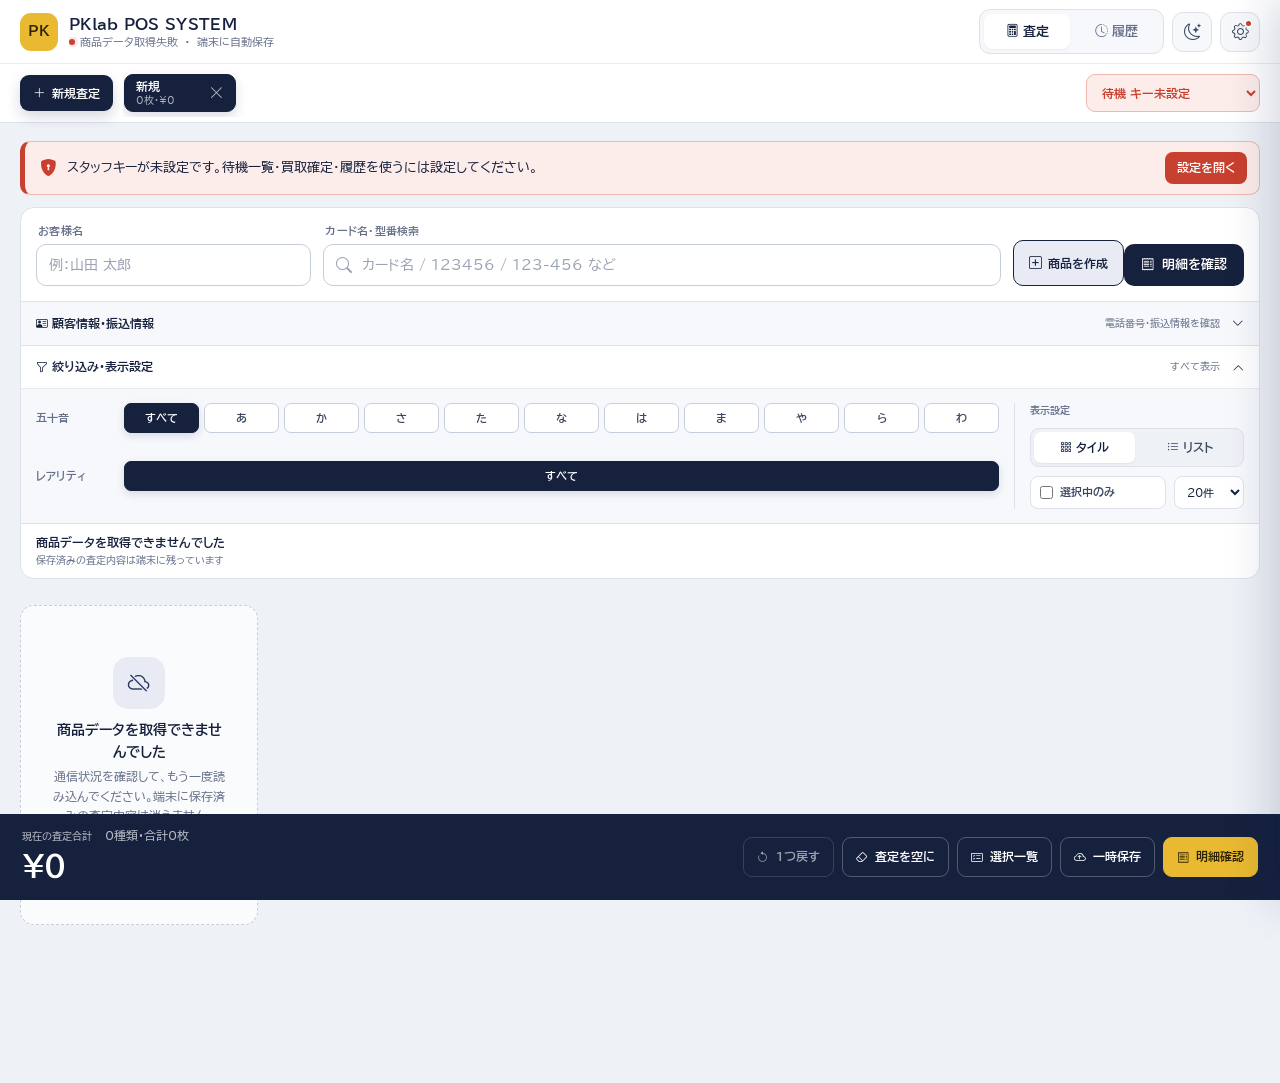
<file: index.html>
<!DOCTYPE html>
<html lang="ja">
<head>
  <meta charset="UTF-8">
  <meta name="viewport" content="width=device-width, initial-scale=1, viewport-fit=cover">
  <meta name="theme-color" content="#16213e">
  <meta name="color-scheme" content="light dark">
  <title>PKlab POS SYSTEM</title>
  <script>
    // テーマを描画前に決めてチラつきを防ぐ
    (function () {
      var pref = "auto";
      try { pref = localStorage.getItem("pk_pos_theme") || "auto"; } catch (e) {}
      var dark = pref === "dark" || (pref === "auto" && window.matchMedia && window.matchMedia("(prefers-color-scheme: dark)").matches);
      document.documentElement.setAttribute("data-theme", dark ? "dark" : "light");
    })();
  </script>
  <link rel="stylesheet" href="https://cdn.jsdelivr.net/npm/bootstrap@5.3.0/dist/css/bootstrap.min.css">
  <link rel="stylesheet" href="https://cdn.jsdelivr.net/npm/bootstrap-icons@1.10.0/font/bootstrap-icons.css">
  <link rel="preconnect" href="https://fonts.googleapis.com">
  <link rel="preconnect" href="https://fonts.gstatic.com" crossorigin>
  <link rel="stylesheet" href="https://fonts.googleapis.com/css2?family=BIZ+UDPGothic:wght@400;700&display=swap">
  <link rel="stylesheet" href="pklab-theme.css">
  <style>
    /* 色は pklab-theme.css の共通トークンから取る（ファイルが無いときはライトの値で表示） */
    :root {
      --ink: var(--pk-ink, #16213e);
      --muted: var(--pk-muted, #66708a);
      --muted-strong: var(--pk-ink-2, #3d4863);
      --subtle: var(--pk-subtle, #9aa3b5);
      --line: var(--pk-line, #dce1ea);
      --line-soft: var(--pk-line-soft, #e9edf3);
      --line-strong: var(--pk-line-strong, #c6cedb);
      --surface: var(--pk-surface, #fff);
      --surface-soft: var(--pk-surface-2, #f6f8fb);
      --surface-sunken: var(--pk-surface-3, #eef1f6);
      --surface-glass: var(--pk-glass, rgba(255, 255, 255, .95));
      --checker: var(--pk-surface-3, #eef1f6);
      --canvas: var(--pk-canvas, #eef1f6);
      --header-bg: var(--pk-glass, rgba(255, 255, 255, .95));
      --footer-bg: var(--pk-bar, #16213e);
      --main: var(--pk-fill, #16213e);
      --main-2: var(--pk-fill-hover, #24345f);
      --main-hover: var(--pk-fill-hover, #24345f);
      --main-text: var(--pk-fill-text, #16213e);
      --main-soft: var(--pk-fill-soft, #e8ebf3);
      --main-soft-hover: var(--pk-fill-soft-2, #dde2ee);
      --accent: var(--pk-gold, #e8b931);
      --accent-soft: var(--pk-gold-soft, #fbf3d9);
      --accent-line: var(--pk-gold-line, #e6cf85);
      --accent-ink: var(--pk-gold-text, #6e5100);
      --success: var(--pk-green, #1f8a5b);
      --success-soft: var(--pk-green-soft, #e6f4ec);
      --danger: var(--pk-red, #c8402f);
      --danger-soft: var(--pk-red-soft, #fcedea);
      --danger-line: var(--pk-red-line, #edb8ae);
      --price: var(--pk-red, #c8402f);
      --shadow-sm: var(--pk-shadow-1, 0 1px 2px rgba(22, 33, 62, .06));
      --shadow-md: var(--pk-shadow-2, 0 8px 24px rgba(22, 33, 62, .10));
      --radius-sm: 8px;
      --radius: 12px;
      --radius-lg: 14px;
      --footer-height: 76px;
    }

    * { box-sizing: border-box; }
    html { scroll-behavior: smooth; }
    body {
      margin: 0;
      min-width: 320px;
      min-height: 100vh;
      padding-bottom: calc(var(--footer-height) + env(safe-area-inset-bottom));
      background: var(--canvas);
      color: var(--ink);
      font-family: var(--pk-font, "Hiragino Kaku Gothic ProN", "Yu Gothic", Meiryo, system-ui, sans-serif);
      -webkit-font-smoothing: antialiased;
    }

    button, input, select { font: inherit; }
    button, .case-tab { touch-action: manipulation; }
    button:focus-visible,
    input:focus-visible,
    select:focus-visible,
    .case-tab:focus-visible {
      outline: 3px solid rgba(38, 53, 136, .25);
      outline-offset: 2px;
    }

    .print-only { display: none; }
    .create-product-btn {
      height: 46px;
      display: inline-flex;
      align-items: center;
      justify-content: center;
      gap: 7px;
      border: 1px solid var(--main);
      border-radius: 10px;
      padding: 0 15px;
      background: var(--main-soft);
      color: var(--main-text);
      font-size: .78rem;
      font-weight: 700;
      white-space: nowrap;
    }
    .create-product-btn:hover { background: var(--main-soft-hover); }
    .custom-product-badge {
      display: inline-flex;
      align-items: center;
      gap: 4px;
      margin-bottom: 5px;
      border-radius: 999px;
      padding: 3px 7px;
      background: var(--accent-soft);
      color: var(--accent-ink);
      font-size: .61rem;
      font-weight: 700;
    }
    .custom-product-edit {
      position: absolute;
      top: 8px;
      left: 8px;
      z-index: 3;
      border: 1px solid var(--line);
      border-radius: 8px;
      padding: 5px 8px;
      background: var(--surface-glass);
      color: var(--main-text);
      font-size: .66rem;
      font-weight: 700;
      box-shadow: var(--shadow-sm);
    }
    .product-modal-backdrop {
      position: fixed;
      inset: 0;
      z-index: 1100;
      display: none;
      align-items: center;
      justify-content: center;
      padding: 18px;
      background: rgba(10, 15, 40, .56);
      backdrop-filter: blur(5px);
    }
    .product-modal-backdrop.open { display: flex; }
    .product-modal {
      width: min(680px, 100%);
      max-height: calc(100vh - 36px);
      overflow: auto;
      border-radius: 18px;
      background: var(--surface);
      box-shadow: 0 24px 70px rgba(10, 15, 40, .3);
    }
    .product-modal-head, .product-modal-actions { display:flex; align-items:center; justify-content:space-between; gap:12px; padding:18px 20px; }
    .product-modal-head { border-bottom: 1px solid var(--line); }
    .product-modal-title { margin:0; color: var(--main-text); font-size:1.05rem; font-weight:700; }
    .product-modal-close { border:0; background:transparent; color:var(--muted); font-size:1.1rem; }
    .product-modal-body { padding:20px; }
    .product-form-grid { display:grid; grid-template-columns:repeat(2,minmax(0,1fr)); gap:14px; }
    .product-form-grid .wide { grid-column:1/-1; }
    .product-price-grid { display:grid; grid-template-columns:repeat(4,minmax(0,1fr)); gap:10px; }
    .product-modal-help { margin-top:6px; color:var(--muted); font-size:.7rem; }
    .product-deduction-option {
      display: flex;
      align-items: flex-start;
      gap: 10px;
      margin: 0 0 12px;
      border: 1px solid var(--accent-line);
      border-radius: 10px;
      padding: 11px 12px;
      background: var(--accent-soft);
      color: var(--accent-ink);
      cursor: pointer;
    }
    .product-deduction-option input {
      width: 18px;
      height: 18px;
      flex: 0 0 auto;
      margin-top: 1px;
      accent-color: var(--main);
    }
    .product-deduction-title { display:block; font-size:.76rem; font-weight:700; }
    .product-deduction-help { display:block; margin-top:2px; font-size:.66rem; font-weight:400; opacity:.82; }
    .product-modal-actions { border-top:1px solid var(--line); justify-content:flex-end; }
    .product-modal-actions button { border-radius:9px; padding:9px 15px; font-size:.78rem; font-weight:700; }
    .product-delete-btn { margin-right:auto; border:1px solid var(--danger-line); background:var(--danger-soft); color:var(--danger); }
    .product-cancel-btn { border:1px solid var(--line); background: var(--surface); color:var(--ink); }
    .product-save-btn { border:1px solid var(--main); background:var(--main); color:#fff; }
    @media (max-width: 620px) {
      .product-form-grid { grid-template-columns:1fr; }
      .product-form-grid .wide { grid-column:auto; }
      .product-price-grid { grid-template-columns:repeat(2,minmax(0,1fr)); }
    }
    .app-header {
      position: sticky;
      top: 0;
      z-index: 1020;
      background: var(--header-bg);
      border-bottom: 1px solid var(--line);
      box-shadow: 0 4px 18px rgba(24, 32, 51, .06);
      backdrop-filter: blur(14px);
    }
    .header-main,
    .case-row {
      width: min(1560px, 100%);
      margin: 0 auto;
      padding-inline: 20px;
    }
    .header-main {
      min-height: 64px;
      display: flex;
      align-items: center;
      justify-content: space-between;
      gap: 18px;
      border-bottom: 1px solid var(--line-soft);
    }
    .brand {
      min-width: 0;
      display: flex;
      align-items: center;
      gap: 11px;
    }
    .brand-mark {
      width: 38px;
      height: 38px;
      flex: 0 0 auto;
      display: grid;
      place-items: center;
      border-radius: 11px;
      background: linear-gradient(145deg, var(--main-2), var(--main));
      color: #fff;
      font-size: 1.12rem;
      font-weight: 700;
      letter-spacing: -.04em;
      box-shadow: 0 7px 18px rgba(17, 25, 77, .2);
    }
    .brand-copy { min-width: 0; }
    .brand-title {
      color: var(--main-text);
      font-size: .94rem;
      font-weight: 700;
      letter-spacing: .035em;
      line-height: 1.2;
      white-space: nowrap;
    }
    .brand-subline {
      display: flex;
      align-items: center;
      gap: 7px;
      margin-top: 3px;
      color: var(--muted);
      font-size: .68rem;
      line-height: 1;
    }
    .data-status {
      display: inline-flex;
      align-items: center;
      gap: 5px;
      max-width: 250px;
      overflow: hidden;
      text-overflow: ellipsis;
      white-space: nowrap;
    }
    .data-status::before {
      content: "";
      width: 6px;
      height: 6px;
      flex: 0 0 auto;
      border-radius: 50%;
      background: var(--subtle);
    }
    .data-status.ready::before { background: #21a475; box-shadow: 0 0 0 3px rgba(33, 164, 117, .12); }
    .data-status.error::before { background: var(--danger); box-shadow: 0 0 0 3px rgba(220, 53, 69, .12); }
    .save-indicator { white-space: nowrap; }
    .save-indicator.saved { color: var(--success); }

    .mode-switch {
      flex: 0 0 auto;
      display: inline-grid;
      grid-template-columns: repeat(2, 1fr);
      gap: 3px;
      padding: 4px;
      border: 1px solid var(--line);
      border-radius: 11px;
      background: var(--surface-soft);
    }
    .mode-btn {
      min-width: 86px;
      border: 0;
      border-radius: 8px;
      padding: 8px 14px;
      background: transparent;
      color: var(--muted);
      font-size: .82rem;
      font-weight: 700;
      transition: .16s ease;
    }
    .mode-btn.active {
      background: var(--surface);
      color: var(--main-text);
      box-shadow: var(--shadow-sm);
    }

    .case-row {
      min-height: 58px;
      display: flex;
      align-items: center;
      gap: 10px;
    }
    .new-case-btn {
      flex: 0 0 auto;
      display: inline-flex;
      align-items: center;
      gap: 7px;
      border: 0;
      border-radius: 9px;
      padding: 9px 13px;
      background: var(--main);
      color: #fff;
      font-size: .78rem;
      font-weight: 700;
      box-shadow: 0 6px 14px rgba(17, 25, 77, .17);
    }
    .new-case-btn:hover { background: var(--main-hover); }
    .case-list {
      min-width: 0;
      flex: 1 1 auto;
      display: flex;
      align-items: center;
      gap: 6px;
      overflow-x: auto;
      padding: 5px 1px;
      scrollbar-width: thin;
    }
    .case-tab {
      min-width: 112px;
      max-width: 180px;
      height: 38px;
      flex: 0 0 auto;
      display: grid;
      grid-template-columns: minmax(0, 1fr) auto;
      align-items: center;
      gap: 6px;
      padding: 4px 6px 4px 11px;
      border: 1px solid var(--line-strong);
      border-radius: 9px;
      background: var(--surface);
      color: var(--ink);
      cursor: pointer;
      transition: .15s ease;
    }
    .case-tab:hover { border-color: var(--subtle); }
    .case-tab.active {
      border-color: var(--main);
      background: var(--main);
      color: #fff;
      box-shadow: 0 5px 12px rgba(17, 25, 77, .15);
    }
    .case-tab-copy { min-width: 0; }
    .case-name {
      overflow: hidden;
      text-overflow: ellipsis;
      white-space: nowrap;
      font-size: .76rem;
      font-weight: 700;
      line-height: 1.15;
    }
    .case-meta {
      margin-top: 2px;
      color: var(--muted);
      font-size: .6rem;
      line-height: 1;
      white-space: nowrap;
    }
    .case-tab.active .case-meta { color: rgba(255, 255, 255, .65); }
    .case-delete {
      width: 26px;
      height: 26px;
      display: grid;
      place-items: center;
      border: 0;
      border-radius: 7px;
      background: transparent;
      color: var(--subtle);
      font-size: .9rem;
    }
    .case-tab.active .case-delete { color: rgba(255, 255, 255, .67); }
    .case-delete:hover { background: rgba(220, 53, 69, .1); color: var(--danger); }
    .case-tab.active .case-delete:hover { background: rgba(255, 255, 255, .14); color: #fff; }

    .waiting-wrap {
      position: relative;
      flex: 0 0 auto;
    }
    .waiting-select {
      width: 174px;
      min-height: 38px;
      border: 1px solid var(--accent-line);
      border-radius: 9px;
      padding: 7px 30px 7px 11px;
      background-color: var(--accent-soft);
      color: var(--accent-ink);
      font-size: .76rem;
      font-weight: 700;
    }

    .app-shell {
      width: min(1560px, 100%);
      margin: 0 auto;
      padding: 18px 20px 26px;
    }
    .cancel-banner {
      display: none;
      align-items: center;
      justify-content: center;
      gap: 8px;
      margin-bottom: 12px;
      border: 1px solid var(--danger-line);
      border-radius: var(--radius);
      padding: 11px 15px;
      background: var(--danger);
      color: #fff;
      font-size: .86rem;
      font-weight: 700;
      box-shadow: 0 7px 18px rgba(220, 53, 69, .18);
    }
    .cancel-banner.visible { display: flex; }

    .control-panel {
      position: relative;
      z-index: 3;
      border: 1px solid var(--line);
      border-radius: var(--radius-lg);
      background: var(--surface);
      box-shadow: var(--shadow-sm);
    }
    .primary-fields {
      display: grid;
      grid-template-columns: minmax(180px, .65fr) minmax(300px, 1.6fr) auto;
      gap: 12px;
      padding: 15px;
      border-bottom: 1px solid var(--line);
    }
    .field-label {
      display: block;
      margin: 0 0 5px 2px;
      color: var(--muted);
      font-size: .68rem;
      font-weight: 700;
      letter-spacing: .025em;
    }
    .control-input,
    .search-input {
      width: 100%;
      min-height: 42px;
      border: 1px solid var(--line-strong);
      border-radius: 10px;
      background: var(--surface);
      color: var(--ink);
      padding: 9px 12px;
      font-size: .88rem;
      font-weight: 400;
      transition: .15s ease;
    }
    .control-input::placeholder,
    .search-input::placeholder { color: var(--subtle); font-weight: 400; }
    .control-input:focus,
    .search-input:focus {
      border-color: var(--main-2);
      box-shadow: 0 0 0 4px rgba(38, 53, 136, .1);
      outline: none;
    }
    .search-field { min-width: 0; }
    .search-wrap { position: relative; }
    .search-wrap > .bi-search {
      position: absolute;
      top: 50%;
      left: 13px;
      transform: translateY(-50%);
      color: var(--subtle);
      pointer-events: none;
    }
    .search-input { padding-left: 38px; padding-right: 42px; }
    .search-clear {
      position: absolute;
      top: 50%;
      right: 7px;
      width: 30px;
      height: 30px;
      display: none;
      place-items: center;
      transform: translateY(-50%);
      border: 0;
      border-radius: 8px;
      background: var(--surface-sunken);
      color: var(--muted-strong);
    }
    .search-clear.visible { display: grid; }
    .receipt-cta-wrap { display: flex; align-items: flex-end; }
    .receipt-cta {
      min-height: 42px;
      display: inline-flex;
      align-items: center;
      justify-content: center;
      gap: 8px;
      border: 0;
      border-radius: 10px;
      padding: 9px 17px;
      background: var(--main);
      color: #fff;
      font-size: .82rem;
      font-weight: 700;
      white-space: nowrap;
    }
    .receipt-cta:hover { background: var(--main-hover); }

    .customer-panel {
      border-bottom: 1px solid var(--line);
      background: var(--surface-soft);
    }
    .customer-panel > summary {
      min-height: 43px;
      display: flex;
      align-items: center;
      justify-content: space-between;
      gap: 12px;
      padding: 9px 15px;
      color: var(--main-text);
      font-size: .73rem;
      font-weight: 700;
      cursor: pointer;
      list-style: none;
    }
    .customer-panel > summary::-webkit-details-marker { display: none; }
    .customer-summary {
      min-width: 0;
      flex: 1;
      overflow: hidden;
      color: var(--muted);
      text-align: right;
      text-overflow: ellipsis;
      white-space: nowrap;
      font-size: .65rem;
      font-weight: 400;
    }
    .customer-panel > summary .summary-chevron { transition: transform .16s ease; }
    .customer-panel[open] > summary .summary-chevron { transform: rotate(180deg); }
    .customer-panel-body {
      padding: 0 15px 14px;
      border-top: 1px solid var(--line-soft);
    }
    .customer-grid {
      display: grid;
      grid-template-columns: repeat(4, minmax(0, 1fr));
      gap: 10px;
      padding-top: 12px;
    }
    .customer-grid .wide-field { grid-column: span 2; }
    .customer-sync-row {
      display: flex;
      align-items: center;
      justify-content: space-between;
      gap: 10px;
      margin-top: 11px;
      border: 1px solid var(--line);
      border-radius: 9px;
      padding: 8px 10px;
      background: var(--surface);
    }
    .sync-status {
      min-width: 0;
      display: flex;
      align-items: center;
      gap: 7px;
      color: var(--muted);
      font-size: .65rem;
      font-weight: 400;
    }
    .sync-status::before {
      content: "";
      width: 7px;
      height: 7px;
      flex: 0 0 auto;
      border-radius: 50%;
      background: var(--subtle);
    }
    .sync-status.synced::before { background: var(--success); box-shadow: 0 0 0 3px rgba(22, 132, 91, .1); }
    .sync-status.syncing::before { background: var(--accent); animation: sync-pulse 1s infinite alternate; }
    .sync-status.error::before { background: var(--danger); }
    @keyframes sync-pulse { to { opacity: .35; } }
    .sync-actions { display: flex; gap: 6px; }
    .sync-btn {
      border: 1px solid var(--line-strong);
      border-radius: 7px;
      padding: 6px 8px;
      background: var(--surface);
      color: var(--muted-strong);
      font-size: .63rem;
      font-weight: 700;
      white-space: nowrap;
    }

    .filter-layout {
      display: grid;
      grid-template-columns: minmax(0, 1fr) 230px;
      gap: 15px;
      padding: 14px 15px;
      border-bottom: 1px solid var(--line);
      background: var(--surface-soft);
    }
    .filter-groups {
      min-width: 0;
      display: grid;
      gap: 11px;
    }
    .filter-row {
      display: grid;
      grid-template-columns: 78px minmax(0, 1fr);
      gap: 10px;
      align-items: start;
    }
    .filter-label {
      padding-top: 7px;
      color: var(--muted);
      font-size: .68rem;
      font-weight: 700;
      letter-spacing: .02em;
    }
    .filter-grid {
      min-width: 0;
      display: grid;
      grid-template-columns: repeat(auto-fit, minmax(46px, 1fr));
      gap: 5px;
    }
    #rarity-filters { grid-template-columns: repeat(auto-fit, minmax(58px, 1fr)); }
    .filter-btn {
      min-height: 30px;
      border: 1px solid var(--line-strong);
      border-radius: 7px;
      padding: 5px 8px;
      background: var(--surface);
      color: var(--muted-strong);
      font-size: .68rem;
      font-weight: 700;
      white-space: nowrap;
      transition: .13s ease;
    }
    .filter-btn:hover { border-color: var(--subtle); color: var(--main-text); }
    .filter-btn.active {
      border-color: var(--main);
      background: var(--main);
      color: #fff;
      box-shadow: 0 3px 8px rgba(17, 25, 77, .13);
    }

    .display-settings {
      display: flex;
      flex-direction: column;
      gap: 9px;
      border-left: 1px solid var(--line);
      padding-left: 15px;
    }
    .settings-label {
      color: var(--muted);
      font-size: .65rem;
      font-weight: 700;
    }
    .view-switch {
      display: grid;
      grid-template-columns: repeat(2, 1fr);
      gap: 4px;
      padding: 3px;
      border: 1px solid var(--line);
      border-radius: 9px;
      background: var(--surface-sunken);
    }
    .view-btn {
      min-height: 31px;
      border: 0;
      border-radius: 7px;
      background: transparent;
      color: var(--muted-strong);
      font-size: .72rem;
      font-weight: 700;
    }
    .view-btn.active {
      background: var(--surface);
      color: var(--main-text);
      box-shadow: var(--shadow-sm);
    }
    .compact-setting-row {
      display: flex;
      align-items: center;
      justify-content: space-between;
      gap: 8px;
    }
    .selected-toggle {
      min-height: 33px;
      flex: 1 1 auto;
      display: flex;
      align-items: center;
      gap: 7px;
      border: 1px solid var(--line);
      border-radius: 8px;
      padding: 6px 9px;
      background: var(--surface);
      color: var(--muted-strong);
      font-size: .68rem;
      font-weight: 700;
      cursor: pointer;
    }
    .selected-toggle input { accent-color: var(--main); }
    .per-page-select {
      width: 70px;
      min-height: 33px;
      border: 1px solid var(--line);
      border-radius: 8px;
      background: var(--surface);
      color: var(--ink);
      padding: 5px 8px;
      font-size: .7rem;
      font-weight: 400;
    }

    .results-toolbar {
      min-height: 54px;
      display: flex;
      align-items: center;
      justify-content: space-between;
      gap: 12px;
      padding: 9px 15px;
    }
    .results-copy { min-width: 0; }
    .results-summary {
      color: var(--ink);
      font-size: .77rem;
      font-weight: 700;
    }
    .results-hint {
      margin-top: 2px;
      color: var(--muted);
      font-size: .64rem;
    }
    .reset-filter-btn {
      display: none;
      align-items: center;
      gap: 5px;
      border: 0;
      border-radius: 8px;
      padding: 7px 9px;
      background: var(--main-soft);
      color: var(--main-2);
      font-size: .68rem;
      font-weight: 700;
    }
    .reset-filter-btn.visible { display: inline-flex; }

    .price-change-banner {
      display: none;
      align-items: center;
      justify-content: space-between;
      gap: 12px;
      margin-top: 12px;
      border: 1px solid var(--accent-line);
      border-radius: var(--radius);
      padding: 10px 13px;
      background: var(--accent-soft);
      color: var(--accent-ink);
      box-shadow: var(--shadow-sm);
    }
    .price-change-banner.visible { display: flex; }
    .price-change-copy { font-size: .72rem; font-weight: 700; }
    .price-change-sub { margin-top: 2px; font-size: .62rem; font-weight: 400; opacity: .8; }
    .price-change-open {
      flex: 0 0 auto;
      border: 0;
      border-radius: 8px;
      padding: 7px 10px;
      background: var(--accent-ink);
      color: #fff;
      font-size: .65rem;
      font-weight: 700;
    }
    .rank-price-change {
      display: block;
      margin-top: 2px;
      color: var(--accent-ink);
      font-size: .56rem;
      font-weight: 700;
      white-space: nowrap;
    }

    .pagination-area {
      display: flex;
      align-items: center;
      justify-content: center;
      flex-wrap: wrap;
      gap: 5px;
      min-height: 45px;
      margin-top: 11px;
    }
    .pagination-top {
      min-height: auto;
      margin: 0;
      justify-content: flex-end;
    }
    .page-link-btn {
      min-width: 34px;
      min-height: 32px;
      border: 1px solid var(--line-strong);
      border-radius: 8px;
      padding: 5px 9px;
      background: var(--surface);
      color: var(--muted-strong);
      font-size: .68rem;
      font-weight: 700;
    }
    .page-link-btn:hover:not(:disabled) { border-color: var(--main); color: var(--main-text); }
    .page-link-btn.active {
      border-color: var(--main);
      background: var(--main);
      color: #fff;
    }
    .page-link-btn:disabled {
      border-color: var(--line-soft);
      background: var(--surface-sunken);
      color: var(--subtle);
      cursor: not-allowed;
    }
    .page-range {
      margin-left: 5px;
      color: var(--muted);
      font-size: .66rem;
      font-weight: 400;
      white-space: nowrap;
    }

    .card-grid {
      display: grid;
      grid-template-columns: repeat(auto-fill, minmax(220px, 1fr));
      gap: 12px;
      padding-top: 13px;
    }
    .product-card {
      position: relative;
      min-width: 0;
      overflow: hidden;
      border: 1px solid var(--line);
      border-radius: var(--radius);
      background: var(--surface);
      box-shadow: var(--shadow-sm);
      transition: border-color .15s ease, box-shadow .15s ease, transform .15s ease;
    }
    .product-card:hover {
      border-color: var(--line-strong);
      box-shadow: 0 8px 22px rgba(24, 32, 51, .08);
      transform: translateY(-1px);
    }
    .product-card.has-value {
      border: 2px solid var(--main-2);
      background: linear-gradient(180deg, var(--surface), var(--surface-soft));
      box-shadow: 0 9px 24px rgba(38, 53, 136, .14);
    }
    .selected-mark {
      position: absolute;
      top: 8px;
      right: 8px;
      z-index: 2;
      display: none;
      align-items: center;
      gap: 4px;
      border-radius: 999px;
      padding: 4px 7px;
      background: var(--main);
      color: #fff;
      font-size: .58rem;
      font-weight: 700;
      box-shadow: 0 3px 8px rgba(17, 25, 77, .22);
    }
    .product-card.has-value .selected-mark { display: inline-flex; }
    .product-image-wrap {
      position: relative;
      height: 150px;
      display: grid;
      place-items: center;
      overflow: hidden;
      border-bottom: 1px solid var(--line-soft);
      background:
        linear-gradient(45deg, var(--checker) 25%, transparent 25%),
        linear-gradient(-45deg, var(--checker) 25%, transparent 25%),
        linear-gradient(45deg, transparent 75%, var(--checker) 75%),
        linear-gradient(-45deg, transparent 75%, var(--checker) 75%),
        var(--surface-soft);
      background-position: 0 0, 0 6px, 6px -6px, -6px 0;
      background-size: 12px 12px;
    }
    .product-image {
      width: 100%;
      height: 100%;
      object-fit: contain;
      padding: 8px;
    }
    .image-fallback {
      display: none;
      align-items: center;
      justify-content: center;
      flex-direction: column;
      gap: 4px;
      color: var(--subtle);
      font-size: .65rem;
      font-weight: 400;
    }
    .product-image-wrap.image-error .product-image { display: none; }
    .product-image-wrap.image-error .image-fallback { display: flex; }
    .product-body { padding: 11px; }
    .product-name {
      min-height: 2.7em;
      display: -webkit-box;
      overflow: hidden;
      color: var(--ink);
      font-size: .76rem;
      font-weight: 700;
      line-height: 1.35;
      -webkit-box-orient: vertical;
      -webkit-line-clamp: 2;
    }
    .rank-table {
      width: 100%;
      margin-top: 7px;
      border-collapse: separate;
      border-spacing: 0 4px;
      font-size: .72rem;
    }
    .rank-table td { vertical-align: middle; }
    .rank-label {
      width: 24px;
      color: var(--main-text);
      font-size: .7rem;
      font-weight: 700;
    }
    .rank-price {
      color: var(--price);
      font-variant-numeric: tabular-nums;
      font-weight: 700;
      white-space: nowrap;
    }
    .rank-control-cell { text-align: right; }
    .qty-ctrl {
      display: inline-grid;
      grid-template-columns: 28px 54px 28px;
      align-items: center;
      overflow: hidden;
      border: 1px solid var(--line-strong);
      border-radius: 8px;
      background: var(--surface);
      color: var(--ink);
      transition: .13s ease;
    }
    .qty-ctrl.has-value {
      border-color: var(--main);
      background: var(--main);
      color: #fff;
      box-shadow: 0 3px 8px rgba(17, 25, 77, .13);
    }
    .qty-btn {
      width: 28px;
      height: 29px;
      display: grid;
      place-items: center;
      border: 0;
      background: transparent;
      color: inherit;
      font-size: 1rem;
      font-weight: 700;
      line-height: 1;
    }
    .qty-btn:hover { background: var(--main-soft); }
    .qty-ctrl.has-value .qty-btn:hover { background: rgba(255, 255, 255, .13); }
    .qty-num {
      width: 54px;
      height: 29px;
      border: 0;
      border-inline: 1px solid var(--line);
      background: transparent;
      color: inherit;
      text-align: center;
      font-size: .76rem;
      font-variant-numeric: tabular-nums;
      font-weight: 700;
      outline: 0;
      appearance: textfield;
      -moz-appearance: textfield;
    }
    .qty-ctrl.has-value .qty-num { border-color: rgba(255, 255, 255, .22); }
    .qty-num::-webkit-outer-spin-button,
    .qty-num::-webkit-inner-spin-button { margin: 0; appearance: none; -webkit-appearance: none; }

    .card-grid.list-view { grid-template-columns: 1fr; }
    .list-view .product-card {
      display: grid;
      grid-template-columns: 118px minmax(0, 1fr);
      min-height: 132px;
    }
    .list-view .product-image-wrap {
      height: 100%;
      min-height: 132px;
      border-right: 1px solid var(--line-soft);
      border-bottom: 0;
    }
    .list-view .product-body {
      display: grid;
      grid-template-columns: minmax(160px, .9fr) minmax(300px, 1.5fr);
      align-items: center;
      gap: 18px;
      padding: 12px 16px;
    }
    .list-view .product-name { min-height: auto; -webkit-line-clamp: 3; }
    .list-view .rank-table { margin: 0; }
    .list-view .rank-table tbody {
      display: grid;
      grid-template-columns: repeat(2, minmax(0, 1fr));
      gap: 6px 14px;
    }
    .list-view .rank-table tr { display: table; table-layout: fixed; width: 100%; }

    .state-panel {
      min-height: 320px;
      display: grid;
      place-items: center;
      margin-top: 13px;
      border: 1px dashed var(--line-strong);
      border-radius: var(--radius-lg);
      background: rgba(255, 255, 255, .7);
      color: var(--muted);
      text-align: center;
      padding: 30px;
    }
    .state-panel .state-icon {
      width: 52px;
      height: 52px;
      display: grid;
      place-items: center;
      margin: 0 auto 10px;
      border-radius: 15px;
      background: var(--main-soft);
      color: var(--main-2);
      font-size: 1.35rem;
    }
    .state-title { color: var(--ink); font-size: .9rem; font-weight: 700; }
    .state-text { max-width: 430px; margin: 5px auto 0; font-size: .72rem; line-height: 1.7; }
    .state-action {
      margin-top: 13px;
      border: 0;
      border-radius: 9px;
      padding: 8px 13px;
      background: var(--main);
      color: #fff;
      font-size: .72rem;
      font-weight: 700;
    }
    .loading-grid {
      display: grid;
      grid-template-columns: repeat(auto-fill, minmax(220px, 1fr));
      gap: 12px;
      padding-top: 13px;
    }
    .skeleton {
      height: 350px;
      overflow: hidden;
      border: 1px solid var(--line);
      border-radius: var(--radius);
      background: var(--surface);
    }
    .skeleton::after {
      content: "";
      display: block;
      width: 100%;
      height: 100%;
      transform: translateX(-100%);
      background: linear-gradient(90deg, transparent, rgba(225, 230, 238, .75), transparent);
      animation: shimmer 1.2s infinite;
    }
    @keyframes shimmer { 100% { transform: translateX(100%); } }

    .history-shell {
      border: 1px solid var(--line);
      border-radius: var(--radius-lg);
      background: var(--surface);
      box-shadow: var(--shadow-sm);
    }
    .history-header {
      display: flex;
      align-items: center;
      justify-content: space-between;
      gap: 12px;
      padding: 17px 18px;
      border-bottom: 1px solid var(--line);
    }
    .section-title { margin: 0; color: var(--main-text); font-size: 1rem; font-weight: 700; }
    .section-caption { margin-top: 3px; color: var(--muted); font-size: .68rem; }
    .reload-btn {
      border: 1px solid var(--line-strong);
      border-radius: 9px;
      padding: 7px 10px;
      background: var(--surface);
      color: var(--muted-strong);
      font-size: .7rem;
      font-weight: 700;
    }
    .logs-container { padding: 10px; }
    .log-item {
      display: grid;
      grid-template-columns: minmax(0, 1fr) auto;
      align-items: center;
      gap: 14px;
      padding: 14px;
      border: 1px solid var(--line);
      border-radius: 11px;
      background: var(--surface);
    }
    .log-item + .log-item { margin-top: 8px; }
    .log-name { overflow: hidden; text-overflow: ellipsis; color: var(--ink); font-size: .8rem; font-weight: 700; }
    .log-meta { margin-top: 4px; color: var(--muted); font-size: .66rem; }
    .log-side { display: flex; align-items: center; gap: 13px; }
    .log-amount { color: var(--price); font-size: 1rem; font-variant-numeric: tabular-nums; font-weight: 700; white-space: nowrap; }
    .log-detail-btn {
      border: 0;
      border-radius: 8px;
      padding: 7px 10px;
      background: var(--main);
      color: #fff;
      font-size: .68rem;
      font-weight: 700;
      white-space: nowrap;
    }

    .footer-bar {
      position: fixed;
      left: 0;
      right: 0;
      bottom: 0;
      z-index: 1050;
      min-height: var(--footer-height);
      display: flex;
      align-items: center;
      justify-content: space-between;
      gap: 18px;
      padding: 12px max(22px, env(safe-area-inset-right)) calc(12px + env(safe-area-inset-bottom)) max(22px, env(safe-area-inset-left));
      background: var(--footer-bg);
      color: #fff;
      box-shadow: 0 -9px 28px rgba(17, 25, 77, .19);
      backdrop-filter: blur(12px);
    }
    .total-block { min-width: 0; display: flex; align-items: baseline; gap: 13px; }
    .total-label { color: rgba(255, 255, 255, .63); font-size: .65rem; font-weight: 400; }
    .total-amount { font-size: clamp(1.3rem, 3vw, 1.8rem); font-variant-numeric: tabular-nums; font-weight: 700; letter-spacing: -.025em; white-space: nowrap; }
    .total-qty { color: rgba(255, 255, 255, .72); font-size: .78rem; font-variant-numeric: tabular-nums; font-weight: 400; white-space: nowrap; }
    .footer-actions { display: flex; align-items: center; gap: 8px; }
    .footer-btn {
      min-height: 40px;
      display: inline-flex;
      align-items: center;
      justify-content: center;
      gap: 7px;
      border-radius: 9px;
      padding: 8px 13px;
      font-size: .73rem;
      font-weight: 700;
      white-space: nowrap;
    }
    .footer-btn.secondary { border: 1px solid rgba(255, 255, 255, .24); background: rgba(255, 255, 255, .08); color: #fff; }
    .footer-btn.undo { border: 1px solid rgba(255, 255, 255, .3); background: rgba(255, 255, 255, .12); color: #fff; }
    .footer-btn.drawer { border: 1px solid rgba(243, 198, 65, .5); background: rgba(243, 198, 65, .12); color: #ffe99b; }
    .footer-btn.save { border: 1px solid #2aa878; background: var(--success); color: #fff; }
    .footer-btn.primary { border: 1px solid var(--accent); background: var(--accent); color: #302700; }
    .footer-btn:disabled { opacity: .58; cursor: wait; }

    #receipt {
      display: none;
      min-height: 100vh;
      padding: 28px 18px 45px;
      background: var(--surface);
    }
    .receipt-container { width: min(880px, 100%); margin: 0 auto; }
    .receipt-screen-head {
      display: flex;
      align-items: center;
      justify-content: space-between;
      gap: 15px;
      margin-bottom: 17px;
    }
    .receipt-kicker { color: var(--main-2); font-size: .66rem; font-weight: 700; letter-spacing: .08em; }
    .receipt-title { margin: 3px 0 0; color: var(--main-text); font-size: 1.45rem; font-weight: 700; }
    .receipt-back-top {
      border: 1px solid var(--line-strong);
      border-radius: 9px;
      padding: 8px 12px;
      background: var(--surface);
      color: var(--muted-strong);
      font-size: .74rem;
      font-weight: 700;
    }
    .receipt-meta {
      display: grid;
      grid-template-columns: minmax(0, 1fr) auto;
      gap: 12px;
      align-items: center;
      margin-bottom: 13px;
      border: 1px solid var(--line);
      border-radius: 11px;
      padding: 12px 14px;
      background: var(--surface-soft);
      font-size: .8rem;
      font-weight: 700;
    }
    .receipt-meta-sub { color: var(--muted); font-size: .68rem; font-weight: 400; }
    .receipt-alert { display: block; margin-top: 5px; color: var(--danger); font-size: .78rem; font-weight: 700; }
    .table-wrap { overflow-x: auto; border: 1px solid var(--line); border-radius: 11px; }
    .table-receipt { width: 100%; min-width: 660px; border-collapse: collapse; background: var(--surface); }
    .table-receipt th,
    .table-receipt td { border-bottom: 1px solid var(--line); padding: 11px 13px; vertical-align: middle; }
    .table-receipt tr:last-child td { border-bottom: 0; }
    .table-receipt th {
      background: var(--surface-soft);
      color: var(--muted);
      font-size: .68rem;
      font-weight: 700;
      text-align: center;
      white-space: nowrap;
    }
    .btn-delete-row {
      width: 32px;
      height: 32px;
      display: grid;
      place-items: center;
      border: 0;
      border-radius: 8px;
      background: var(--danger-soft);
      color: var(--danger);
      font-size: .84rem;
    }
    .receipt-total-row { background: var(--surface-sunken); }
    .receipt-total-amount { color: var(--price); font-size: 1.2rem; font-variant-numeric: tabular-nums; font-weight: 700; }
    .receipt-actions {
      display: grid;
      grid-template-columns: repeat(2, minmax(0, 1fr));
      gap: 10px;
      margin-top: 18px;
    }
    .receipt-action {
      min-height: 48px;
      border-radius: 10px;
      padding: 10px 13px;
      font-size: .8rem;
      font-weight: 700;
    }
    .receipt-action.print { border: 1px solid var(--success); background: var(--success); color: #fff; }
    .receipt-action.finalize { border: 1px solid var(--main); background: var(--main); color: #fff; }
    .receipt-action.back { grid-column: 1 / -1; border: 1px solid var(--line-strong); background: var(--surface); color: var(--muted-strong); }
    .receipt-item-memo {
      display: block;
      margin-top: 4px;
      color: var(--accent-ink);
      font-size: .64rem;
      font-weight: 400;
    }

    .drawer-backdrop {
      position: fixed;
      inset: 0;
      z-index: 1500;
      visibility: hidden;
      background: rgba(12, 18, 42, .42);
      opacity: 0;
      transition: opacity .2s ease, visibility .2s ease;
      backdrop-filter: blur(2px);
    }
    .drawer-backdrop.open { visibility: visible; opacity: 1; }
    .selection-drawer {
      position: fixed;
      top: 0;
      right: 0;
      bottom: 0;
      z-index: 1510;
      width: min(460px, 100vw);
      display: grid;
      grid-template-rows: auto minmax(0, 1fr) auto;
      background: var(--surface-sunken);
      box-shadow: -18px 0 45px rgba(17, 25, 77, .18);
      transform: translateX(102%);
      transition: transform .22s ease;
    }
    .selection-drawer.open { transform: translateX(0); }
    .drawer-header {
      display: flex;
      align-items: center;
      justify-content: space-between;
      gap: 12px;
      padding: 16px;
      border-bottom: 1px solid var(--line);
      background: var(--surface);
    }
    .drawer-title { color: var(--main-text); font-size: .95rem; font-weight: 700; }
    .drawer-caption { margin-top: 3px; color: var(--muted); font-size: .64rem; }
    .drawer-close {
      width: 36px;
      height: 36px;
      display: grid;
      place-items: center;
      border: 1px solid var(--line);
      border-radius: 9px;
      background: var(--surface);
      color: var(--muted-strong);
    }
    .drawer-list { overflow-y: auto; padding: 10px; }
    .drawer-empty {
      display: grid;
      min-height: 240px;
      place-items: center;
      color: var(--muted);
      text-align: center;
      font-size: .72rem;
    }
    .drawer-item {
      border: 1px solid var(--line);
      border-radius: 11px;
      padding: 11px;
      background: var(--surface);
      box-shadow: var(--shadow-sm);
    }
    .drawer-item + .drawer-item { margin-top: 8px; }
    .drawer-item-head {
      display: flex;
      align-items: flex-start;
      justify-content: space-between;
      gap: 10px;
    }
    .drawer-item-name { color: var(--ink); font-size: .73rem; font-weight: 700; line-height: 1.4; }
    .drawer-rank { color: var(--main-2); font-size: .64rem; font-weight: 700; }
    .drawer-item-price { margin-top: 3px; color: var(--price); font-size: .72rem; font-weight: 700; }
    .drawer-item-actions { display: flex; align-items: center; gap: 7px; margin-top: 9px; }
    .drawer-delete {
      width: 32px;
      height: 32px;
      display: grid;
      place-items: center;
      border: 0;
      border-radius: 8px;
      background: var(--danger-soft);
      color: var(--danger);
    }
    .drawer-memo {
      width: 100%;
      min-height: 36px;
      margin-top: 8px;
      border: 1px solid var(--line-strong);
      border-radius: 8px;
      padding: 7px 9px;
      color: var(--ink);
      font-size: .7rem;
      resize: vertical;
    }
    .drawer-price-warning {
      display: flex;
      align-items: center;
      justify-content: space-between;
      gap: 8px;
      margin-top: 8px;
      border: 1px solid var(--accent-line);
      border-radius: 8px;
      padding: 7px 8px;
      background: var(--accent-soft);
      color: var(--accent-ink);
      font-size: .62rem;
      font-weight: 700;
    }
    .apply-price-btn {
      flex: 0 0 auto;
      border: 0;
      border-radius: 7px;
      padding: 5px 7px;
      background: var(--accent-ink);
      color: #fff;
      font-size: .6rem;
      font-weight: 700;
    }
    .drawer-footer {
      border-top: 1px solid var(--line);
      padding: 12px 14px calc(12px + env(safe-area-inset-bottom));
      background: var(--surface);
    }
    .drawer-total {
      display: flex;
      align-items: baseline;
      justify-content: space-between;
      gap: 10px;
      color: var(--muted);
      font-size: .68rem;
      font-weight: 400;
    }
    .drawer-total strong { color: var(--main-text); font-size: 1.08rem; font-variant-numeric: tabular-nums; }
    .drawer-clear {
      width: 100%;
      min-height: 40px;
      margin-top: 9px;
      border: 1px solid var(--danger-line);
      border-radius: 9px;
      background: var(--danger-soft);
      color: var(--danger);
      font-size: .72rem;
      font-weight: 700;
    }
    .drawer-open { overflow: hidden; }

    .toast-container-custom {
      position: fixed;
      top: 18px;
      right: 18px;
      z-index: 2000;
      width: min(360px, calc(100vw - 36px));
      pointer-events: none;
    }
    .app-toast {
      display: flex;
      align-items: center;
      gap: 9px;
      margin-bottom: 8px;
      border: 1px solid var(--line);
      border-radius: 11px;
      padding: 11px 13px;
      background: var(--surface);
      color: var(--ink);
      box-shadow: var(--shadow-md);
      font-size: .74rem;
      font-weight: 700;
      animation: toast-in .2s ease both;
    }
    .app-toast.success i { color: var(--success); }
    .app-toast.error i { color: var(--danger); }
    @keyframes toast-in { from { opacity: 0; transform: translateY(-7px); } }

    .history-open { padding-bottom: 0; }
    .history-open .footer-bar,
    .receipt-open .footer-bar { display: none; }
    .receipt-open { padding-bottom: 0; background: var(--surface); }

    @media (max-width: 900px) {
      .header-main, .case-row, .app-shell { padding-inline: 13px; }
      .primary-fields { grid-template-columns: minmax(155px, .7fr) minmax(240px, 1.5fr); }
      .receipt-cta-wrap { display: none; }
      .filter-layout { grid-template-columns: 1fr; }
      .display-settings {
        display: grid;
        grid-template-columns: auto minmax(170px, 1fr) minmax(170px, auto);
        align-items: center;
        border-left: 0;
        border-top: 1px solid var(--line);
        padding: 11px 0 0;
      }
      .settings-label { display: none; }
      .list-view .product-body { grid-template-columns: minmax(130px, .7fr) minmax(300px, 1.5fr); }
      .customer-grid { grid-template-columns: repeat(2, minmax(0, 1fr)); }
    }

    @media (max-width: 700px) {
      :root { --footer-height: 76px; }
      .header-main { min-height: 58px; gap: 8px; }
      .brand-mark { width: 34px; height: 34px; border-radius: 10px; }
      .brand-title { font-size: .82rem; }
      .brand-subline { font-size: .6rem; }
      .data-status { max-width: 125px; }
      .save-indicator { display: none; }
      .mode-btn { min-width: 62px; padding: 7px 9px; font-size: .72rem; }
      .case-row { min-height: 54px; gap: 7px; }
      .new-case-btn { width: 38px; height: 38px; justify-content: center; padding: 0; }
      .new-case-btn span { display: none; }
      .case-tab { min-width: 104px; }
      .waiting-select { width: 118px; }
      .app-shell { padding-top: 11px; padding-bottom: 18px; }
      .primary-fields { grid-template-columns: 1fr; gap: 9px; }
      .customer-grid { grid-template-columns: 1fr; }
      .customer-grid .wide-field { grid-column: auto; }
      .customer-sync-row { align-items: flex-start; flex-direction: column; }
      .field-label { margin-bottom: 4px; }
      .filter-layout { padding: 12px; }
      .filter-row { grid-template-columns: 1fr; gap: 5px; }
      .filter-label { padding-top: 0; }
      .filter-grid { grid-template-columns: repeat(5, minmax(0, 1fr)); }
      #rarity-filters { grid-template-columns: repeat(4, minmax(0, 1fr)); }
      .display-settings { grid-template-columns: 1fr 1.25fr; }
      .compact-setting-row { grid-column: 1 / -1; }
      .results-toolbar { align-items: flex-start; }
      .pagination-top { display: none; }
      .card-grid { grid-template-columns: repeat(2, minmax(0, 1fr)); gap: 8px; }
      .product-image-wrap { height: 128px; }
      .product-body { padding: 8px; }
      .product-name { font-size: .7rem; }
      .rank-table { font-size: .66rem; }
      .rank-label { width: 18px; font-size: .64rem; }
      .qty-ctrl { grid-template-columns: 25px 48px 25px; }
      .qty-btn { width: 25px; height: 28px; }
      .qty-num { width: 48px; height: 28px; }
      .list-view .product-card { grid-template-columns: 86px minmax(0, 1fr); min-height: 136px; }
      .list-view .product-image-wrap { min-height: 136px; }
      .list-view .product-body { display: block; padding: 8px 9px; }
      .list-view .product-name { margin-bottom: 4px; -webkit-line-clamp: 2; }
      .list-view .rank-table tbody { grid-template-columns: 1fr; gap: 1px; }
      .footer-bar { gap: 8px; padding-inline: 12px; }
      .total-block { display: block; }
      .total-label { display: none; }
      .total-amount { font-size: 1.25rem; }
      .total-qty { display: block; margin-top: -2px; font-size: .66rem; }
      .footer-actions { gap: 5px; }
      .footer-btn { min-height: 39px; padding: 7px 10px; }
      .footer-btn.secondary { display: none; }
      .footer-btn.undo { display: inline-flex; }
      .footer-btn span { display: none; }
      .footer-btn.primary span { display: inline; }
      #receipt { padding: 18px 10px 30px; }
      .receipt-screen-head { align-items: flex-start; }
      .receipt-title { font-size: 1.2rem; }
      .receipt-meta { grid-template-columns: 1fr; }
      .receipt-actions { grid-template-columns: 1fr; }
      .receipt-action.back { grid-column: auto; }
      .log-item { grid-template-columns: 1fr; }
      .log-side { justify-content: space-between; }
      .price-change-banner { align-items: flex-start; }
    }

    @media (max-width: 410px) {
      .brand-subline .save-indicator { display: none; }
      .data-status { max-width: 95px; }
      .waiting-select { width: 105px; }
      .filter-grid { grid-template-columns: repeat(4, minmax(0, 1fr)); }
      #rarity-filters { grid-template-columns: repeat(3, minmax(0, 1fr)); }
      .card-grid:not(.list-view) { grid-template-columns: 1fr; }
      .card-grid:not(.list-view) .product-card { display: grid; grid-template-columns: 105px minmax(0, 1fr); }
      .card-grid:not(.list-view) .product-image-wrap { height: 100%; min-height: 180px; border-right: 1px solid var(--line-soft); border-bottom: 0; }
    }


    /* ===== 追加：ヘッダー操作 ===== */
    .header-actions { display: flex; align-items: center; gap: 8px; }
    .icon-btn {
      position: relative;
      width: 40px;
      height: 40px;
      flex: 0 0 auto;
      display: grid;
      place-items: center;
      border: 1px solid var(--line);
      border-radius: 11px;
      background: var(--surface-soft);
      color: var(--muted-strong);
      font-size: 1.05rem;
      transition: .15s ease;
    }
    .icon-btn:hover { border-color: var(--line-strong); color: var(--main-text); }
    .icon-btn-dot {
      position: absolute;
      top: 6px;
      right: 6px;
      width: 9px;
      height: 9px;
      display: none;
      border: 2px solid var(--surface);
      border-radius: 50%;
      background: var(--danger);
    }
    .icon-btn.needs-attention .icon-btn-dot { display: block; }

    /* ===== 追加：警告・確認事項 ===== */
    .auth-banner {
      display: none;
      align-items: center;
      gap: 10px;
      margin-bottom: 12px;
      border: 1px solid var(--danger-line);
      border-radius: var(--radius);
      padding: 10px 12px 10px 15px;
      background: var(--danger-soft);
      color: var(--ink);
      font-size: .8rem;
      font-weight: 400;
    }
    .auth-banner.visible { display: flex; }
    .auth-banner > i { color: var(--danger); font-size: 1.05rem; }
    .auth-banner > span { flex: 1; min-width: 0; }
    .auth-banner-btn {
      flex: 0 0 auto;
      border: 0;
      border-radius: 8px;
      padding: 7px 12px;
      background: var(--danger);
      color: #fff;
      font-size: .74rem;
      font-weight: 700;
    }
    .check-banner {
      display: none;
      align-items: flex-start;
      gap: 11px;
      margin-bottom: 12px;
      border: 1px solid var(--accent-line);
      border-radius: var(--radius);
      padding: 11px 15px;
      background: var(--accent-soft);
      color: var(--accent-ink);
    }
    .check-banner.visible { display: flex; }
    .check-banner > i { margin-top: 1px; font-size: 1.1rem; }
    .check-banner-title { font-size: .72rem; font-weight: 700; letter-spacing: .03em; }
    .check-banner-list { display: flex; flex-wrap: wrap; gap: 6px; margin-top: 6px; }
    .check-banner-list span {
      border: 1px solid var(--accent-line);
      border-radius: 999px;
      padding: 3px 10px;
      background: var(--surface);
      color: var(--ink);
      font-size: .74rem;
      font-weight: 700;
    }
    .case-flag { margin-right: 4px; color: var(--accent); font-size: .72rem; }
    .application-info {
      display: flex;
      flex-wrap: wrap;
      align-items: center;
      gap: 4px 10px;
      margin-top: 12px;
      border: 1px dashed var(--line-strong);
      border-radius: 9px;
      padding: 8px 11px;
      color: var(--muted-strong);
      font-size: .72rem;
    }
    .application-info b { color: var(--ink); font-variant-numeric: tabular-nums; letter-spacing: .02em; }
    .application-info span { color: var(--muted); }
    .field-hint { margin: 5px 2px 0; color: var(--muted); font-size: .64rem; line-height: 1.45; }
    .field-hint:empty { display: none; }

    /* ===== 追加：待機一覧の状態 ===== */
    .waiting-select[data-state="empty"] { border-color: var(--line-strong); background-color: var(--surface-soft); color: var(--muted); }
    .waiting-select[data-state="error"] { border-color: var(--danger-line); background-color: var(--danger-soft); color: var(--danger); }
    .waiting-select[data-state="waiting"] { box-shadow: 0 0 0 3px var(--accent-soft); }

    /* ===== 追加：絞り込みパネル（スマホでは折りたたむ） ===== */
    .filter-panel { border-bottom: 1px solid var(--line); }
    .filter-panel > summary {
      min-height: 43px;
      display: flex;
      align-items: center;
      justify-content: space-between;
      gap: 12px;
      padding: 9px 15px;
      color: var(--main-text);
      font-size: .73rem;
      font-weight: 700;
      cursor: pointer;
      list-style: none;
    }
    .filter-panel > summary::-webkit-details-marker { display: none; }
    .filter-panel > summary .summary-chevron { transition: transform .16s ease; }
    .filter-panel[open] > summary .summary-chevron { transform: rotate(180deg); }
    .filter-panel[open] > summary { border-bottom: 1px solid var(--line-soft); }
    .filter-panel .filter-layout { border-bottom: 0; }
    .filter-summary {
      min-width: 0;
      flex: 1;
      overflow: hidden;
      color: var(--muted);
      text-align: right;
      text-overflow: ellipsis;
      white-space: nowrap;
      font-size: .65rem;
      font-weight: 400;
    }
    .filter-summary.active { color: var(--main-text); font-weight: 700; }

    /* ===== 追加：カード ===== */
    .product-meta {
      margin-top: 3px;
      overflow: hidden;
      color: var(--muted);
      font-size: .64rem;
      font-weight: 400;
      text-overflow: ellipsis;
      white-space: nowrap;
    }
    .rank-table tr.has-qty td { background: var(--main-soft); }
    .rank-table tr.has-qty td:first-child { border-radius: 7px 0 0 7px; padding-left: 5px; }
    .rank-table tr.has-qty td:last-child { border-radius: 0 7px 7px 0; }
    .rank-price.is-deduction { color: var(--success); }
    .card-subtotal {
      display: flex;
      align-items: baseline;
      justify-content: space-between;
      margin-top: 6px;
      border-top: 1px dashed var(--line-strong);
      padding-top: 7px;
      color: var(--muted-strong);
      font-size: .68rem;
      font-weight: 700;
    }
    .card-subtotal strong { color: var(--main-text); font-size: .86rem; font-variant-numeric: tabular-nums; }
    .product-card.is-deduction { border-style: dashed; }

    /* ===== 追加：履歴タブ ===== */
    .history-actions { display: flex; align-items: center; gap: 8px; flex-wrap: wrap; }
    .history-tabs {
      display: inline-grid;
      grid-template-columns: repeat(2, 1fr);
      gap: 3px;
      padding: 3px;
      border: 1px solid var(--line);
      border-radius: 10px;
      background: var(--surface-soft);
    }
    .history-tab {
      border: 0;
      border-radius: 7px;
      padding: 6px 12px;
      background: transparent;
      color: var(--muted);
      font-size: .74rem;
      font-weight: 700;
    }
    .history-tab.active { background: var(--surface); color: var(--main-text); box-shadow: var(--shadow-sm); }

    /* ===== 追加：設定 ===== */
    .settings-modal { width: min(560px, 100%); }
    .settings-body { display: grid; gap: 18px; }
    .settings-section + .settings-section { border-top: 1px solid var(--line-soft); padding-top: 16px; }
    .settings-heading { margin: 0 0 6px; color: var(--ink); font-size: .86rem; font-weight: 700; }
    .settings-help { margin: 6px 0 0; color: var(--muted); font-size: .7rem; line-height: 1.6; }
    .settings-help code { color: var(--main-text); }
    .staff-key-row { display: grid; grid-template-columns: minmax(0, 1fr) auto auto; gap: 6px; margin-top: 10px; }
    .staff-key-row .sync-btn { font-size: .7rem; padding-inline: 10px; }
    .staff-key-row .product-save-btn { border-radius: 10px; padding: 0 14px; font-size: .74rem; font-weight: 700; white-space: nowrap; }
    .settings-status { margin-top: 8px; color: var(--muted); font-size: .72rem; font-weight: 700; }
    .settings-status.ok { color: var(--success); }
    .settings-status.error { color: var(--danger); }
    .settings-status.ok::before { content: "● "; }
    .settings-link-btn { margin-top: 6px; border: 0; padding: 0; background: none; color: var(--muted); font-size: .68rem; text-decoration: underline; }
    .segmented {
      display: inline-grid;
      grid-template-columns: repeat(3, 1fr);
      gap: 3px;
      padding: 3px;
      border: 1px solid var(--line);
      border-radius: 10px;
      background: var(--surface-soft);
    }
    .segmented button {
      min-width: 84px;
      border: 0;
      border-radius: 7px;
      padding: 7px 12px;
      background: transparent;
      color: var(--muted);
      font-size: .76rem;
      font-weight: 700;
    }
    .segmented button.active { background: var(--main); color: #fff; }
    .settings-section .sync-status { font-size: .74rem; }
    .settings-section .sync-actions { margin-top: 10px; }
    .settings-section .sync-btn { padding: 8px 11px; font-size: .72rem; }
    .shortcut-list { display: grid; gap: 6px; margin: 4px 0 0; }
    .shortcut-list div { display: flex; align-items: center; gap: 10px; font-size: .74rem; }
    .shortcut-list dt { min-width: 120px; font-weight: 400; }
    .shortcut-list dd { margin: 0; color: var(--muted-strong); }
    kbd {
      display: inline-block;
      min-width: 22px;
      border: 1px solid var(--line-strong);
      border-bottom-width: 2px;
      border-radius: 5px;
      padding: 1px 6px;
      background: var(--surface-soft);
      color: var(--ink);
      font-family: inherit;
      font-size: .68rem;
      font-weight: 700;
      text-align: center;
    }
    .product-modal { background: var(--surface); color: var(--ink); }

    /* ===== 追加：ダークテーマの細部 ===== */
    :root[data-theme="dark"] .product-image { filter: brightness(.94); }
    :root[data-theme="dark"] .control-input,
    :root[data-theme="dark"] .search-input { background: var(--surface-sunken); }
    :root[data-theme="dark"] .waiting-select { color-scheme: dark; }
    :root[data-theme="dark"] .product-modal-backdrop { background: rgba(0, 0, 0, .62); }
    :root[data-theme="dark"] .qty-ctrl.has-value { box-shadow: none; }

    /* ===== 追加：タッチ操作の端末ではボタンを大きく ===== */
    @media (pointer: coarse) {
      .qty-ctrl { grid-template-columns: 34px 54px 34px; }
      .qty-btn { width: 34px; height: 34px; font-size: 1.1rem; }
      .qty-num { width: 54px; height: 34px; font-size: .82rem; }
      .case-delete { width: 32px; height: 32px; }
    }
    @media (max-width: 760px) {
      .header-actions { gap: 6px; }
      .icon-btn { width: 36px; height: 36px; border-radius: 10px; }
      .mode-btn { min-width: 0; padding: 7px 10px; }
      .history-header { flex-wrap: wrap; }
      .staff-key-row { grid-template-columns: minmax(0, 1fr) auto; }
      .staff-key-row .product-save-btn { grid-column: 1 / -1; min-height: 40px; }
      .shortcut-list dt { min-width: 100px; }
    }
    @media (max-width: 520px) {
      .waiting-select { width: 92px; padding: 7px 20px 7px 8px; background-position: right 5px center; font-size: .7rem; }
    }
    @media (max-width: 410px) {
      #theme-toggle { display: none; }
      .brand-title { font-size: .84rem; }
    }


    /* ===== 追加：査定提示（お客様用URL） ===== */
    .offer-banner {
      display: none;
      align-items: center;
      gap: 12px;
      margin-bottom: 12px;
      border: 1px solid var(--line-strong);
      border-radius: var(--radius);
      padding: 11px 13px 11px 15px;
      background: var(--surface);
      box-shadow: var(--shadow-sm);
    }
    .offer-banner.visible { display: flex; }
    .offer-banner > i { font-size: 1.25rem; color: var(--main-text); }
    .offer-banner-copy { flex: 1; min-width: 0; }
    .offer-banner-title { color: var(--ink); font-size: .84rem; font-weight: 700; }
    .offer-banner-text { margin-top: 2px; color: var(--muted); font-size: .72rem; font-weight: 400; }
    .offer-banner-actions { display: flex; flex-wrap: wrap; gap: 6px; justify-content: flex-end; }
    .offer-banner-actions button {
      border: 1px solid var(--line-strong);
      border-radius: 8px;
      padding: 7px 11px;
      background: var(--surface);
      color: var(--muted-strong);
      font-size: .72rem;
      font-weight: 700;
      white-space: nowrap;
    }
    .offer-banner-actions button.primary { border-color: var(--main); background: var(--main); color: #fff; }
    .offer-banner.is-pending { border-color: var(--main-2); background: var(--main-soft); }
    .offer-banner.is-answered { border-color: var(--success); background: var(--success-soft); }
    .offer-banner.is-answered > i { color: var(--success); }
    .offer-banner.is-expired, .offer-banner.is-stale { border-color: var(--accent-line); background: var(--accent-soft); }
    .offer-banner.is-expired > i, .offer-banner.is-stale > i { color: var(--accent-ink); }
    .case-chip {
      display: inline-block;
      margin-left: 4px;
      border-radius: 999px;
      padding: 0 6px;
      background: var(--main-soft);
      color: var(--main-text);
      font-size: .56rem;
      font-weight: 700;
      vertical-align: 1px;
    }
    .case-chip.answered { background: var(--success); color: #fff; }
    .case-chip.expired { background: var(--accent); color: #302700; }
    .case-tab.active .case-chip { background: rgba(255, 255, 255, .2); color: #fff; }
    .case-tab.active .case-chip.answered { background: var(--success); }
    .receipt-action.offer { border: 1px solid var(--main-2); background: var(--main-soft); color: var(--main-text); }
    .receipt-actions .receipt-action.finalize { grid-column: 1 / -1; }

    .offer-share-modal { width: min(720px, 100%); }
    .offer-share-grid { display: grid; grid-template-columns: 220px minmax(0, 1fr); gap: 20px; align-items: start; }
    .offer-qr-wrap { position: relative; border: 1px solid var(--line); border-radius: 12px; padding: 10px; background: #fff; }
    .offer-qr { display: block; width: 100%; height: auto; image-rendering: pixelated; }
    .offer-qr-fallback { position: absolute; inset: 0; display: grid; place-items: center; padding: 10px; color: #68748a; font-size: .74rem; text-align: center; background: #fff; border-radius: 12px; }
    .offer-share-name { color: var(--ink); font-size: 1rem; font-weight: 700; }
    .offer-share-meta { margin-top: 3px; color: var(--muted); font-size: .74rem; font-weight: 400; }
    .offer-url-row { display: grid; grid-template-columns: minmax(0, 1fr) auto; gap: 6px; }
    .offer-url-row .control-input { font-size: .72rem; }
    .offer-url-row .product-save-btn { border-radius: 10px; padding: 0 14px; font-size: .76rem; font-weight: 700; white-space: nowrap; }
    .offer-share-actions { display: flex; flex-wrap: wrap; gap: 6px; margin-top: 10px; }
    .offer-share-actions .sync-btn { padding: 8px 12px; font-size: .74rem; text-decoration: none; }
    .offer-message-head { display: flex; align-items: baseline; justify-content: space-between; gap: 8px; margin-top: 12px; }
    .offer-message-head .settings-link-btn { margin: 0; }
    .offer-message { min-height: 0; resize: vertical; font-size: .78rem; line-height: 1.6; white-space: pre-wrap; }
    .template-fields { display: flex; flex-wrap: wrap; gap: 6px; margin: 8px 0; }
    .template-field { border: 1px solid var(--line-strong); border-radius: 999px; padding: 3px 10px; background: var(--surface-soft); color: var(--ink); font-size: .72rem; font-weight: 700; }
    .template-field:hover { border-color: var(--main); }
    .template-field small { margin-left: 4px; color: var(--muted); font-weight: 400; }
    .template-meta { display: flex; justify-content: space-between; gap: 8px; margin-top: 4px; color: var(--muted); font-size: .68rem; }
    .template-meta .error { color: var(--danger); font-weight: 700; }
    .template-preview { max-height: 220px; overflow: auto; margin: 0 0 10px; border: 1px dashed var(--line-strong); border-radius: 10px; padding: 10px 12px; background: var(--surface-soft); color: var(--ink); font-family: inherit; font-size: .76rem; line-height: 1.6; white-space: pre-wrap; word-break: break-all; }
    .template-save { border-radius: 8px; padding: 8px 14px; font-size: .74rem; font-weight: 700; }
    .offer-line-btn { border-color: #06c755 !important; background: #06c755 !important; color: #fff !important; }

    #offer-result {
      display: none;
      min-height: 100vh;
      padding: 28px 18px 45px;
      background: var(--surface);
    }
    .offer-result-open #offer-result { display: block; }
    .offer-result-open .footer-bar { display: none; }
    .offer-result-open { padding-bottom: 0; background: var(--surface); }
    #offer-result .check-banner { margin-bottom: 12px; }
    .table-receipt tr.is-returned td { color: var(--muted); }
    .table-receipt tr.is-deduction td { background: var(--surface-soft); }
    .table-receipt td.num { text-align: center; font-variant-numeric: tabular-nums; font-weight: 700; }
    .table-receipt td.accept { color: var(--success); }
    .table-receipt td.return { color: var(--danger); }
    .offer-result-bottom { display: grid; grid-template-columns: minmax(0, 1fr) 280px; gap: 14px; margin-top: 14px; }
    .offer-result-bank { border: 1px solid var(--line); border-radius: 11px; padding: 12px 14px; background: var(--surface-soft); font-size: .8rem; }
    .offer-result-bank dl { display: grid; grid-template-columns: 6em 1fr; gap: 3px 10px; margin: 6px 0 0; }
    .offer-result-bank dt { color: var(--muted); font-weight: 400; }
    .offer-result-bank dd { margin: 0; font-weight: 700; }
    .offer-result-bank .changed { display: inline-block; margin-left: 6px; border-radius: 999px; padding: 1px 8px; background: var(--accent); color: #302700; font-size: .64rem; font-weight: 700; }
    .offer-result-sign { border: 1px solid var(--line); border-radius: 11px; padding: 12px 14px; }
    .offer-result-sign img { display: block; width: 100%; max-height: 120px; object-fit: contain; border-radius: 8px; background: #fff; }
    @media (max-width: 760px) {
      .offer-banner { flex-wrap: wrap; }
      .offer-banner-actions { width: 100%; justify-content: flex-start; }
      .offer-share-grid { grid-template-columns: 1fr; }
      .offer-qr-wrap { width: 220px; margin: 0 auto; }
      .offer-result-bottom { grid-template-columns: 1fr; }
      #offer-result { padding: 18px 10px 30px; }
    }


    /* ===== v2.3 デザイン調整：主操作は1色、帯は「左の色帯＋淡い背景」に統一 ===== */
    .app-header { box-shadow: none; }
    .brand-mark.pk-mark { background: var(--accent); color: var(--pk-gold-ink, #2e2300); box-shadow: none; font-size: .86rem; letter-spacing: .02em; }
    .brand-title { color: var(--ink); letter-spacing: .02em; }
    .control-panel, .product-card, .log-item, .history-shell { box-shadow: none; }
    .product-card:hover { box-shadow: var(--shadow-sm); transform: none; }
    .product-card.has-value { border-width: 2px; border-color: var(--main); background: var(--surface); box-shadow: none; }
    .selected-mark { box-shadow: none; }
    .rank-label { width: 30px; }
    .rank-label .pk-rank { font-size: .66rem; }
    .receipt-rank { margin-top: 3px; }
    .drawer-rank .pk-rank { font-size: .64rem; }

    /* 帯（満額以外返送・確認事項・認証・提示状況・価格変更）を同じ形に */
    .cancel-banner, .check-banner, .auth-banner, .offer-banner, .price-change-banner {
      border: 1px solid var(--line);
      border-left-width: 5px;
      border-radius: 10px;
      background: var(--surface);
      color: var(--ink);
      box-shadow: none;
    }
    .cancel-banner { justify-content: flex-start; border-color: var(--danger-line); border-left-color: var(--danger); background: var(--danger-soft); color: var(--danger); }
    .check-banner { border-color: var(--accent-line); border-left-color: var(--accent); background: var(--accent-soft); }
    .check-banner, .check-banner-title { color: var(--accent-ink); }
    .auth-banner { border-color: var(--danger-line); border-left-color: var(--danger); background: var(--danger-soft); }
    .offer-banner.is-pending { border-color: var(--line-strong); border-left-color: var(--main); background: var(--surface); }
    .offer-banner.is-answered { border-color: var(--success); border-left-color: var(--success); background: var(--success-soft); }
    .offer-banner.is-expired, .offer-banner.is-stale { border-color: var(--accent-line); border-left-color: var(--accent); background: var(--accent-soft); }
    .price-change-banner { border-color: var(--accent-line); border-left-color: var(--accent); background: var(--accent-soft); }

    /* フッター：主操作「明細確認」だけ金、ほかは同じ控えめなボタン */
    .footer-bar { background: var(--footer-bg); box-shadow: none; backdrop-filter: none; }
    .footer-btn.secondary,
    .footer-btn.undo,
    .footer-btn.drawer,
    .footer-btn.save {
      border: 1px solid rgba(255, 255, 255, .26);
      background: transparent;
      color: #fff;
    }
    .footer-btn.secondary:hover,
    .footer-btn.undo:hover:not(:disabled),
    .footer-btn.drawer:hover,
    .footer-btn.save:hover { background: rgba(255, 255, 255, .08); }
    .footer-btn.primary { border: 1px solid var(--accent); background: var(--accent); color: var(--pk-gold-ink, #2e2300); }
    .total-label, .total-qty { color: rgba(255, 255, 255, .7); }

    /* 明細の操作：主操作（確定）だけ塗り、印刷・提示は枠線 */
    .receipt-action.print { border: 1px solid var(--line-strong); background: var(--surface); color: var(--ink); }
    .receipt-action.offer { border: 1px solid var(--main); background: var(--surface); color: var(--main-text); }
    .receipt-action.finalize { border: 1px solid var(--main); background: var(--main); color: #fff; }
    .receipt-title { color: var(--ink); }
    .receipt-legal { margin: 14px 0 0; padding: 10px 0 0; text-align: left; }

    /* 絞り込みボタン・ページ送りの選択色は塗り色にそろえる */
    .segmented button.active { background: var(--main); }
    @media print {
      .receipt-legal { display: block !important; border-top: 1px solid #000; color: #000 !important; font-size: 8pt; }
      .pk-rank { box-shadow: none; border: 1px solid #000; background: #fff !important; color: #000 !important; }
    }

    @media print {
      @page { size: A4; margin: 10mm; }
      body {
        margin: 0 !important;
        padding: 0 !important;
        background: #fff !important;
        color: #000 !important;
        font-size: 9pt;
      }
      .no-print,
      #main-ui,
      .footer-bar,
      .receipt-screen-head,
      .receipt-actions,
      .toast-container-custom { display: none !important; }
      .print-only { display: inline !important; }
      #receipt {
        display: block !important;
        min-height: auto !important;
        padding: 0 !important;
      }
      .receipt-container { width: 100% !important; max-width: none !important; }
      .receipt-print-title { display: block !important; margin: 0 0 7mm; text-align: center; font-size: 16pt; font-weight: 700; }
      .receipt-meta {
        border: 1px solid #000 !important;
        border-radius: 0 !important;
        padding: 5px 7px !important;
        background: #fff !important;
        -webkit-print-color-adjust: exact;
        print-color-adjust: exact;
      }
      .table-wrap { overflow: visible !important; border: 1px solid #000 !important; border-radius: 0 !important; }
      .table-receipt { min-width: 0 !important; }
      .table-receipt th,
      .table-receipt td {
        border-right: 1px solid #000 !important;
        border-bottom: 1px solid #000 !important;
        padding: 4px 6px !important;
        color: #000 !important;
      }
      .table-receipt th:last-child,
      .table-receipt td:last-child { border-right: 0 !important; }
      .table-receipt tr:last-child td { border-bottom: 0 !important; }
      .table-receipt th,
      .receipt-total-row {
        background: #f1f3f5 !important;
        -webkit-print-color-adjust: exact;
        print-color-adjust: exact;
      }
      .print-compress-text { font-size: 9pt !important; }
      .print-compress-total { font-size: 11pt !important; font-weight: 700 !important; }
      body.offer-result-open #receipt { display: none !important; }
      body.offer-result-open #offer-result { display: block !important; min-height: auto !important; padding: 0 !important; }
      #offer-result .check-banner { display: none !important; }
      .offer-result-sign img { max-height: 30mm; }
    }

    @media (prefers-reduced-motion: reduce) {
      *, *::before, *::after { scroll-behavior: auto !important; animation-duration: .01ms !important; animation-iteration-count: 1 !important; transition-duration: .01ms !important; }
    }
  </style>
</head>
<body>
  <div id="main-ui" class="no-print">
    <header class="app-header">
      <div class="header-main">
        <div class="brand">
          <div class="brand-mark pk-mark" aria-hidden="true">PK</div>
          <div class="brand-copy">
            <div class="brand-title">PKlab POS SYSTEM</div>
            <div class="brand-subline">
              <span id="data-status" class="data-status">商品データ読込中</span>
              <span aria-hidden="true">•</span>
              <span id="save-indicator" class="save-indicator">端末に自動保存</span>
            </div>
          </div>
        </div>
        <div class="header-actions">
          <nav class="mode-switch" aria-label="表示モード">
            <button id="btn-mode-main" class="mode-btn active" type="button" onclick="switchMode('main')" aria-pressed="true">
              <i class="bi bi-calculator me-1" aria-hidden="true"></i>査定
            </button>
            <button id="btn-mode-logs" class="mode-btn" type="button" onclick="switchMode('logs')" aria-pressed="false">
              <i class="bi bi-clock-history me-1" aria-hidden="true"></i>履歴
            </button>
          </nav>
          <button id="theme-toggle" class="icon-btn" type="button" onclick="toggleTheme()" aria-label="ライト／ダークを切り替え" title="ライト／ダークを切り替え">
            <i class="bi bi-moon-stars" aria-hidden="true"></i>
          </button>
          <button id="settings-btn" class="icon-btn" type="button" onclick="openSettings()" aria-label="設定" title="設定（スタッフキー・テーマ・同期）">
            <i class="bi bi-gear" aria-hidden="true"></i><span class="icon-btn-dot" aria-hidden="true"></span>
          </button>
        </div>
      </div>

      <div class="case-row">
        <button class="new-case-btn" type="button" onclick="createNewCase()" title="新しい査定を作成">
          <i class="bi bi-plus-lg" aria-hidden="true"></i><span>新規査定</span>
        </button>
        <div id="case-list-area" class="case-list" aria-label="査定中のお客様"></div>
        <div class="waiting-wrap">
          <label class="visually-hidden" for="waiting-select">待機中のお客様</label>
          <select id="waiting-select" class="waiting-select" onchange="handleWaitingSelect(this)">
            <option value="">待機中を読込中</option>
          </select>
        </div>
      </div>
    </header>

    <main class="app-shell">
      <div id="auth-banner" class="auth-banner" role="alert">
        <i class="bi bi-shield-lock-fill" aria-hidden="true"></i>
        <span id="auth-banner-text">スタッフキーが未設定です。待機一覧・買取確定・履歴を使うには設定してください。</span>
        <button type="button" class="auth-banner-btn" onclick="openSettings()">設定を開く</button>
      </div>

      <section id="査定モード">
        <div id="check-banner" class="check-banner" role="status">
          <i class="bi bi-exclamation-diamond-fill" aria-hidden="true"></i>
          <div>
            <div class="check-banner-title">受付時の確認事項</div>
            <div id="check-banner-list" class="check-banner-list"></div>
          </div>
        </div>
        <div id="offer-banner" class="offer-banner" role="status">
          <i id="offer-banner-icon" class="bi bi-send" aria-hidden="true"></i>
          <div class="offer-banner-copy">
            <div id="offer-banner-title" class="offer-banner-title"></div>
            <div id="offer-banner-text" class="offer-banner-text"></div>
          </div>
          <div id="offer-banner-actions" class="offer-banner-actions"></div>
        </div>
        <div id="cancel-banner" class="cancel-banner" role="alert">
          <i class="bi bi-exclamation-triangle-fill" aria-hidden="true"></i>
          満額査定以外は返送希望のお客様です
        </div>

        <section id="control-panel" class="control-panel" aria-label="検索と絞り込み">
          <div class="primary-fields">
            <div>
              <label class="field-label" for="cust-name">お客様名</label>
              <input type="text" id="cust-name" class="control-input" placeholder="例：山田 太郎" autocomplete="off">
            </div>
            <div class="search-field">
              <label class="field-label" for="search">カード名・型番検索</label>
              <div class="search-wrap">
                <i class="bi bi-search" aria-hidden="true"></i>
                <input
                  type="search"
                  id="search"
                  class="search-input"
                  placeholder="カード名 / 123456 / 123-456 など"
                  autocomplete="off"
                  enterkeyhint="search"
                  aria-keyshortcuts="/"
                >
                <button id="search-clear" class="search-clear" type="button" title="検索をクリア" aria-label="検索をクリア">
                  <i class="bi bi-x-lg" aria-hidden="true"></i>
                </button>
              </div>
            </div>
            <div class="receipt-cta-wrap">
              <button class="create-product-btn" type="button" onclick="openProductModal()">
                <i class="bi bi-plus-square" aria-hidden="true"></i>商品を作成
              </button>
              <button class="receipt-cta" type="button" onclick="showReceipt()">
                <i class="bi bi-receipt" aria-hidden="true"></i>明細を確認
              </button>
            </div>
          </div>

          <details id="customer-info-panel" class="customer-panel">
            <summary>
              <span><i class="bi bi-person-vcard me-1" aria-hidden="true"></i>顧客情報・振込情報</span>
              <span id="customer-summary" class="customer-summary">電話番号・振込情報を確認</span>
              <i class="bi bi-chevron-down summary-chevron" aria-hidden="true"></i>
            </summary>
            <div class="customer-panel-body">
              <div id="application-info" class="application-info" hidden></div>
              <div class="customer-grid">
                <div>
                  <label class="field-label" for="cust-tel">電話番号</label>
                  <input id="cust-tel" class="control-input" type="tel" inputmode="tel" placeholder="電話番号" data-case-field="tel">
                </div>
                <div>
                  <label class="field-label" for="cust-cancel-status">満額以外の返送</label>
                  <select id="cust-cancel-status" class="control-input" data-case-field="cancelIfSubMax">
                    <option value="希望しない">希望しない</option>
                    <option value="希望する">希望する</option>
                  </select>
                </div>
                <div>
                  <label class="field-label" for="cust-bank-name">金融機関名</label>
                  <input id="cust-bank-name" class="control-input" type="text" placeholder="銀行名" data-case-field="bankName">
                </div>
                <div>
                  <label class="field-label" for="cust-bank-branch">支店名</label>
                  <input id="cust-bank-branch" class="control-input" type="text" placeholder="支店名" data-case-field="bankBranch">
                </div>
                <div>
                  <label class="field-label" for="cust-bank-type">口座種別</label>
                  <select id="cust-bank-type" class="control-input" data-case-field="bankType">
                    <option value="">未選択</option>
                    <option value="普通">普通</option>
                    <option value="当座">当座</option>
                    <option value="貯蓄">貯蓄</option>
                  </select>
                </div>
                <div>
                  <label class="field-label" for="cust-bank-num">口座番号</label>
                  <input id="cust-bank-num" class="control-input" type="text" inputmode="numeric" placeholder="口座番号" data-case-field="bankNum" autocomplete="off">
                  <div id="bank-num-hint" class="field-hint"></div>
                </div>
                <div class="wide-field">
                  <label class="field-label" for="cust-bank-holder">口座名義</label>
                  <input id="cust-bank-holder" class="control-input" type="text" placeholder="口座名義（カナ）" data-case-field="bankHolder">
                </div>
              </div>
            </div>
          </details>

          <details id="filter-panel" class="filter-panel">
            <summary>
              <span><i class="bi bi-funnel me-1" aria-hidden="true"></i>絞り込み・表示設定</span>
              <span id="filter-summary" class="filter-summary">すべて表示</span>
              <i class="bi bi-chevron-down summary-chevron" aria-hidden="true"></i>
            </summary>
          <div class="filter-layout">
            <div class="filter-groups">
              <div class="filter-row">
                <div class="filter-label">五十音</div>
                <div id="kana-filters" class="filter-grid" role="group" aria-label="五十音で絞り込み"></div>
              </div>
              <div class="filter-row">
                <div class="filter-label">レアリティ</div>
                <div id="rarity-filters" class="filter-grid" role="group" aria-label="レアリティで絞り込み"></div>
              </div>
            </div>

            <div class="display-settings">
              <div class="settings-label">表示設定</div>
              <div class="view-switch" aria-label="表示形式">
                <button id="view-grid-btn" class="view-btn active" type="button" onclick="setViewMode('grid')" aria-pressed="true">
                  <i class="bi bi-grid-3x3-gap me-1" aria-hidden="true"></i>タイル
                </button>
                <button id="view-list-btn" class="view-btn" type="button" onclick="setViewMode('list')" aria-pressed="false">
                  <i class="bi bi-list-ul me-1" aria-hidden="true"></i>リスト
                </button>
              </div>
              <div class="compact-setting-row">
                <label class="selected-toggle" for="selected-only">
                  <input id="selected-only" type="checkbox">
                  選択中のみ
                </label>
                <label class="visually-hidden" for="per-page">1ページの表示件数</label>
                <select id="per-page" class="per-page-select" title="1ページの表示件数">
                  <option value="20">20件</option>
                  <option value="40">40件</option>
                  <option value="60">60件</option>
                </select>
              </div>
            </div>
          </div>
          </details>

          <div class="results-toolbar">
            <div class="results-copy">
              <div id="results-summary" class="results-summary" aria-live="polite">商品データを読み込んでいます</div>
              <div id="results-hint" class="results-hint">商品は元データの並び順で表示されます</div>
            </div>
            <button id="reset-filter-btn" class="reset-filter-btn" type="button" onclick="resetFilters()">
              <i class="bi bi-arrow-counterclockwise" aria-hidden="true"></i>絞り込み解除
            </button>
            <div id="pagination-container-top" class="pagination-area pagination-top"></div>
          </div>
        </section>

        <div id="price-change-banner" class="price-change-banner" role="status">
          <div>
            <div id="price-change-copy" class="price-change-copy">選択後に価格が変更された商品があります</div>
            <div class="price-change-sub">査定額は自動変更されません。内容を確認してから最新価格を適用してください。</div>
          </div>
          <button class="price-change-open" type="button" onclick="openSelectionDrawer()">変更を確認</button>
        </div>

        <div id="loading-state" class="loading-grid" aria-label="商品データを読み込み中">
          <div class="skeleton"></div><div class="skeleton"></div><div class="skeleton"></div><div class="skeleton"></div>
        </div>
        <div id="display-container" class="card-grid" aria-live="polite"></div>
        <div id="pagination-container" class="pagination-area"></div>
      </section>

      <section id="履歴モード" style="display:none;">
        <div class="history-shell">
          <div class="history-header">
            <div>
              <h2 class="section-title">履歴</h2>
              <div id="history-caption" class="section-caption">確定済みの査定内容を明細形式で確認できます</div>
            </div>
            <div class="history-actions">
              <div class="history-tabs" role="tablist" aria-label="履歴の種類">
                <button id="history-tab-trades" class="history-tab active" type="button" role="tab" aria-selected="true" onclick="setHistoryTab('trades')">買取履歴</button>
                <button id="history-tab-temp" class="history-tab" type="button" role="tab" aria-selected="false" onclick="setHistoryTab('temp')">一時保存</button>
              </div>
              <button class="reload-btn" type="button" onclick="reloadHistory()">
                <i class="bi bi-arrow-clockwise me-1" aria-hidden="true"></i>再読込
              </button>
            </div>
          </div>
          <div id="logs-container" class="logs-container"></div>
        </div>
      </section>
    </main>
  </div>

  <section id="receipt" aria-label="買取査定明細書">
    <div class="receipt-container">
      <div class="receipt-screen-head">
        <div>
          <h1 class="receipt-title">買取査定明細書</h1>
        </div>
        <button class="receipt-back-top no-print" type="button" onclick="hideReceipt()">
          <i class="bi bi-arrow-left me-1" aria-hidden="true"></i><span id="receipt-back-top-label">編集に戻る</span>
        </button>
      </div>
      <div class="receipt-print-title print-only">買取査定明細書</div>
      <div id="receipt-meta" class="receipt-meta"></div>
      <div class="table-wrap">
        <table class="table-receipt">
          <thead>
            <tr>
              <th style="width:45%; text-align:left;">商品名 / ランク</th>
              <th style="width:15%;">単価</th>
              <th style="width:18%;">数量</th>
              <th style="width:17%; text-align:right;">小計</th>
              <th class="no-print" style="width:5%;"></th>
            </tr>
          </thead>
          <tbody id="r-body"></tbody>
        </table>
      </div>
      <p class="pk-legal receipt-legal">ポケカ買取ラボ　古物商許可：東京都公安委員会 第304362220808号</p>
      <div class="receipt-actions no-print">
        <button class="receipt-action print" type="button" onclick="window.print()">
          <i class="bi bi-printer me-1" aria-hidden="true"></i>印刷・PDF保存
        </button>
        <button id="btn-offer" class="receipt-action offer" type="button" onclick="issueOffer()">
          <i class="bi bi-qr-code me-1" aria-hidden="true"></i>お客様に提示（URL発行）
        </button>
        <button id="btn-finalize" class="receipt-action finalize" type="button" onclick="finalizeTrade()">
          <i class="bi bi-cloud-check me-1" aria-hidden="true"></i>買取確定・保存
        </button>
        <button id="receipt-back-btn" class="receipt-action back" type="button" onclick="hideReceipt()">編集に戻る</button>
      </div>
    </div>
  </section>

  <section id="offer-result" aria-label="お客様の回答">
    <div class="receipt-container">
      <div class="receipt-screen-head">
        <div>
          <h1 class="receipt-title">査定結果（お客様の回答）</h1>
        </div>
        <button class="receipt-back-top no-print" type="button" onclick="hideOfferResult()">
          <i class="bi bi-arrow-left me-1" aria-hidden="true"></i>編集に戻る
        </button>
      </div>
      <div class="receipt-print-title print-only">査定結果確認書</div>
      <div id="offer-result-flags" class="check-banner"></div>
      <div id="offer-result-meta" class="receipt-meta"></div>
      <div class="table-wrap">
        <table class="table-receipt">
          <thead>
            <tr>
              <th style="width:40%; text-align:left;">商品名 / ランク</th>
              <th style="width:13%;">単価</th>
              <th style="width:10%;">提示</th>
              <th style="width:10%;">買取</th>
              <th style="width:10%;">返送</th>
              <th style="width:17%; text-align:right;">買取小計</th>
            </tr>
          </thead>
          <tbody id="offer-result-body"></tbody>
        </table>
      </div>
      <div class="offer-result-bottom">
        <div id="offer-result-bank" class="offer-result-bank"></div>
        <div class="offer-result-sign">
          <div class="field-label">お客様のサイン</div>
          <img id="offer-result-signature" alt="お客様のサイン">
          <div id="offer-result-signer" class="receipt-meta-sub"></div>
        </div>
      </div>
      <p class="pk-legal receipt-legal">ポケカ買取ラボ　古物商許可：東京都公安委員会 第304362220808号</p>
      <div class="receipt-actions no-print">
        <button class="receipt-action print" type="button" onclick="window.print()">
          <i class="bi bi-printer me-1" aria-hidden="true"></i>印刷（返送明細つき）
        </button>
        <button id="btn-offer-finalize" class="receipt-action finalize" type="button" onclick="finalizeOffer()">
          <i class="bi bi-cloud-check me-1" aria-hidden="true"></i>この内容で買取確定
        </button>
        <button id="btn-offer-close" class="receipt-action finalize" type="button" onclick="closeOfferReturned()" hidden>
          <i class="bi bi-box-arrow-up me-1" aria-hidden="true"></i>全品返送で完了
        </button>
        <button class="receipt-action back" type="button" onclick="hideOfferResult()">編集に戻る</button>
      </div>
    </div>
  </section>

  <footer class="footer-bar no-print">
    <div class="total-block">
      <div>
        <div class="total-label">現在の査定合計</div>
        <div class="total-amount"><span id="t-amt">¥0</span></div>
      </div>
      <div class="total-qty"><span id="t-types">0</span>種類・合計<span id="t-qty">0</span>枚</div>
    </div>
    <div class="footer-actions">
      <button id="btn-undo" class="footer-btn undo" type="button" onclick="undoLastAction()" disabled>
        <i class="bi bi-arrow-counterclockwise" aria-hidden="true"></i><span>1つ戻す</span>
      </button>
      <button class="footer-btn secondary" type="button" onclick="clearCurrentCase()">
        <i class="bi bi-eraser" aria-hidden="true"></i><span>査定を空に</span>
      </button>
      <button class="footer-btn drawer" type="button" onclick="openSelectionDrawer()">
        <i class="bi bi-card-checklist" aria-hidden="true"></i><span>選択一覧</span>
      </button>
      <button id="btn-save-temp" class="footer-btn save" type="button" onclick="saveTemp()">
        <i class="bi bi-cloud-arrow-up" aria-hidden="true"></i><span>一時保存</span>
      </button>
      <button class="footer-btn primary" type="button" onclick="showReceipt()">
        <i class="bi bi-receipt" aria-hidden="true"></i><span>明細確認</span>
      </button>
    </div>
  </footer>

  <div id="drawer-backdrop" class="drawer-backdrop no-print" onclick="closeSelectionDrawer()"></div>
  <aside id="selection-drawer" class="selection-drawer no-print" aria-hidden="true" aria-label="選択中の商品">
    <div class="drawer-header">
      <div>
        <div class="drawer-title">選択中の商品</div>
        <div id="drawer-caption" class="drawer-caption">商品・数量・メモをまとめて編集</div>
      </div>
      <button class="drawer-close" type="button" onclick="closeSelectionDrawer()" aria-label="選択一覧を閉じる">
        <i class="bi bi-x-lg" aria-hidden="true"></i>
      </button>
    </div>
    <div id="selected-drawer-list" class="drawer-list"></div>
    <div class="drawer-footer">
      <div class="drawer-total">
        <span id="drawer-total-qty">0種類・0枚</span>
        <strong><span id="drawer-total-amount">¥0</span></strong>
      </div>
      <button class="drawer-clear" type="button" onclick="clearCurrentCase()">
        <i class="bi bi-eraser me-1" aria-hidden="true"></i>現在の査定内容を空にする
      </button>
    </div>
  </aside>

  <div id="product-modal-backdrop" class="product-modal-backdrop no-print" role="dialog" aria-modal="true" aria-labelledby="product-modal-title" onclick="handleProductModalBackdrop(event)">
    <form id="product-form" class="product-modal" onsubmit="saveCustomProduct(event)">
      <div class="product-modal-head">
        <h2 id="product-modal-title" class="product-modal-title">マスタ未登録の商品を作成</h2>
        <button class="product-modal-close" type="button" onclick="closeProductModal()" aria-label="閉じる"><i class="bi bi-x-lg"></i></button>
      </div>
      <div class="product-modal-body">
        <input id="product-edit-id" type="hidden">
        <div class="product-form-grid">
          <div class="wide">
            <label class="field-label" for="product-name">商品名 <span class="text-danger">必須</span></label>
            <input id="product-name" class="control-input" type="text" maxlength="200" placeholder="カード名・収録・型番など、重複しない名称" required autocomplete="off">
          </div>
          <div>
            <label class="field-label" for="product-code">型番</label>
            <input id="product-code" class="control-input" type="text" maxlength="80" placeholder="例：123/190" autocomplete="off">
          </div>
          <div>
            <label class="field-label" for="product-rarity">レアリティ</label>
            <input id="product-rarity" class="control-input" type="text" maxlength="40" placeholder="例：SAR" autocomplete="off">
          </div>
          <div class="wide">
            <label class="field-label" for="product-image">画像URL</label>
            <input id="product-image" class="control-input" type="url" placeholder="https://..." autocomplete="off">
            <div class="product-modal-help">空欄でも作成できます。商品はこの端末に保存され、通常の商品と同じように検索・査定できます。</div>
          </div>
          <div class="wide">
            <div class="field-label">ランク別買取価格</div>
            <label class="product-deduction-option" for="product-is-deduction">
              <input id="product-is-deduction" type="checkbox">
              <span>
                <span class="product-deduction-title">合計から差し引く商品にする</span>
                <span class="product-deduction-help">送料・手数料などに使用します。チェックすると、入力した金額がマイナスで計算されます。</span>
              </span>
            </label>
            <div class="product-price-grid">
              <div><label class="field-label" for="product-price-a">A</label><input id="product-price-a" class="control-input" type="number" min="0" step="1" inputmode="numeric" value="0"></div>
              <div><label class="field-label" for="product-price-b">B</label><input id="product-price-b" class="control-input" type="number" min="0" step="1" inputmode="numeric" value="0"></div>
              <div><label class="field-label" for="product-price-c">C</label><input id="product-price-c" class="control-input" type="number" min="0" step="1" inputmode="numeric" value="0"></div>
              <div><label class="field-label" for="product-price-d">D</label><input id="product-price-d" class="control-input" type="number" min="0" step="1" inputmode="numeric" value="0"></div>
            </div>
          </div>
        </div>
      </div>
      <div class="product-modal-actions">
        <button id="product-delete-btn" class="product-delete-btn" type="button" onclick="deleteCustomProduct()" style="display:none">削除</button>
        <button class="product-cancel-btn" type="button" onclick="closeProductModal()">キャンセル</button>
        <button class="product-save-btn" type="submit"><i class="bi bi-check-lg me-1"></i>保存して表示</button>
      </div>
    </form>
  </div>

  <div id="settings-backdrop" class="product-modal-backdrop no-print" role="dialog" aria-modal="true" aria-labelledby="settings-title" onclick="if (event.target === this) closeSettings()">
    <div class="product-modal settings-modal">
      <div class="product-modal-head">
        <h2 id="settings-title" class="product-modal-title"><i class="bi bi-gear me-1" aria-hidden="true"></i>設定</h2>
        <button class="product-modal-close" type="button" onclick="closeSettings()" aria-label="閉じる"><i class="bi bi-x-lg"></i></button>
      </div>
      <div class="product-modal-body settings-body">
        <section class="settings-section">
          <h3 class="settings-heading">スタッフキー</h3>
          <p class="settings-help">待機一覧・買取確定・履歴・サーバー保存に必要です。キーはApps Scriptの <code>setupPosApiKey</code> で発行し、この端末にだけ保存されます。</p>
          <form class="staff-key-row" onsubmit="saveStaffKey(event)">
            <label class="visually-hidden" for="staff-key-input">スタッフキー</label>
            <input id="staff-key-input" class="control-input" type="password" autocomplete="off" spellcheck="false" placeholder="スタッフキーを貼り付け">
            <button class="sync-btn" type="button" onclick="toggleStaffKeyVisibility()" id="staff-key-visibility">表示</button>
            <button class="product-save-btn" type="submit">保存して接続確認</button>
          </form>
          <div id="staff-key-status" class="settings-status">未設定</div>
          <button class="settings-link-btn" type="button" onclick="clearStaffKey()">この端末からキーを削除</button>
        </section>

        <section class="settings-section" id="settings-template">
          <h3 class="settings-heading">案内文テンプレート</h3>
          <p class="settings-help">お客様にURLを送るときの案内文です。全端末で共通です。下の項目を押すと、カーソルの位置に差し込めます。</p>
          <div class="template-fields" id="template-fields"></div>
          <textarea id="offer-template-input" class="control-input offer-message" rows="9" maxlength="1000" spellcheck="false"></textarea>
          <div class="template-meta"><span id="offer-template-count">0 / 1000</span><span id="offer-template-status"></span></div>
          <div class="field-label" style="margin-top:10px">プレビュー（見本のお客様）</div>
          <pre id="offer-template-preview" class="template-preview"></pre>
          <div class="sync-actions">
            <button class="product-save-btn template-save" type="button" onclick="saveOfferTemplate()">保存する</button>
            <button class="sync-btn" type="button" onclick="restoreDefaultOfferTemplate()">初期の案内文に戻す</button>
          </div>
        </section>

        <section class="settings-section">
          <h3 class="settings-heading">テーマ</h3>
          <div class="segmented" role="radiogroup" aria-label="テーマ">
            <button type="button" role="radio" data-theme-option="auto" onclick="setThemePreference('auto')">自動</button>
            <button type="button" role="radio" data-theme-option="light" onclick="setThemePreference('light')">ライト</button>
            <button type="button" role="radio" data-theme-option="dark" onclick="setThemePreference('dark')">ダーク</button>
          </div>
          <p class="settings-help">「自動」は端末の設定（ダークモード）に合わせます。</p>
        </section>

        <section class="settings-section">
          <h3 class="settings-heading">サーバー同期</h3>
          <div id="sync-status" class="sync-status">端末保存のみ・サーバー同期を確認中</div>
          <p class="settings-help">査定中のデータは端末に自動保存され、数秒後にサーバーへもバックアップされます。他の端末の査定は消えません。</p>
          <div class="sync-actions">
            <button class="sync-btn" type="button" onclick="backupCasesToServer(true)">
              <i class="bi bi-cloud-arrow-up me-1" aria-hidden="true"></i>今すぐ保存
            </button>
            <button class="sync-btn" type="button" onclick="restoreServerBackup(true)">
              <i class="bi bi-cloud-arrow-down me-1" aria-hidden="true"></i>サーバーから取り込む
            </button>
          </div>
        </section>

        <section class="settings-section">
          <h3 class="settings-heading">キーボード操作</h3>
          <dl class="shortcut-list">
            <div><dt><kbd>/</kbd></dt><dd>検索欄へ移動</dd></div>
            <div><dt><kbd>Ctrl</kbd>+<kbd>Enter</kbd></dt><dd>明細を確認</dd></div>
            <div><dt><kbd>Ctrl</kbd>+<kbd>Z</kbd></dt><dd>1つ戻す（入力欄の外で）</dd></div>
            <div><dt><kbd>Esc</kbd></dt><dd>検索クリア・パネルを閉じる</dd></div>
          </dl>
        </section>
      </div>
    </div>
  </div>

  <div id="offer-share-backdrop" class="product-modal-backdrop no-print" role="dialog" aria-modal="true" aria-labelledby="offer-share-title" onclick="if (event.target === this) closeOfferShare()">
    <div class="product-modal offer-share-modal">
      <div class="product-modal-head">
        <h2 id="offer-share-title" class="product-modal-title"><i class="bi bi-qr-code me-1" aria-hidden="true"></i>お客様用URL</h2>
        <button class="product-modal-close" type="button" onclick="closeOfferShare()" aria-label="閉じる"><i class="bi bi-x-lg"></i></button>
      </div>
      <div class="product-modal-body">
        <div class="offer-share-grid">
          <div class="offer-qr-wrap">
            <canvas id="offer-qr" class="offer-qr" width="220" height="220" aria-label="URLのQRコード"></canvas>
            <div id="offer-qr-fallback" class="offer-qr-fallback" hidden>QRコードを表示できませんでした</div>
          </div>
          <div class="offer-share-copy">
            <div id="offer-share-name" class="offer-share-name"></div>
            <div id="offer-share-meta" class="offer-share-meta"></div>
            <label class="field-label" for="offer-share-url" style="margin-top:12px">URL</label>
            <div class="offer-url-row">
              <input id="offer-share-url" class="control-input" type="text" readonly>
              <button class="product-save-btn" type="button" onclick="copyOfferUrl()"><i class="bi bi-clipboard me-1" aria-hidden="true"></i>コピー</button>
            </div>
            <div class="offer-message-head">
              <label class="field-label" for="offer-share-message">案内文（このお客様用に直せます）</label>
              <button class="settings-link-btn" type="button" onclick="resetOfferMessage()">テンプレートに戻す</button>
            </div>
            <textarea id="offer-share-message" class="control-input offer-message" rows="8" spellcheck="false"></textarea>
            <div class="offer-share-actions">
              <a id="offer-share-line" class="sync-btn offer-line-btn" href="#" target="_blank" rel="noopener noreferrer">LINEで送る</a>
              <button class="sync-btn" type="button" onclick="copyOfferMessage()">案内文をコピー</button>
              <button class="sync-btn" type="button" onclick="closeOfferShare(); openSettings('template')">テンプレートを編集</button>
            </div>
            <p class="settings-help">お客様はURLを開いたあと、<b>電話番号の下4桁</b>で本人確認をします。5回間違えるとURLはロックされます。金額を変えた場合は再発行してください（古いURLは無効になります）。</p>
          </div>
        </div>
      </div>
    </div>
  </div>

  <div id="toast-container" class="toast-container-custom" aria-live="polite" aria-atomic="true"></div>

  <script>
    "use strict";

    const GAS_URL = "https://script.google.com/macros/s/AKfycby5xWYc8T8kjh1-f7flDw5djwL3kGpBM1n-jiObp-BgifTNwFYXYv_-wZWRmzAGZHwMzQ/exec";
    const DATA_JSON_URL = "https://raw.githubusercontent.com/mocha0908/PKlabo/main/pk_data.json";
    const STORAGE_KEY = "pk_pos_v30";
    const ACTIVE_CASE_KEY = "pk_pos_active_id";
    const VIEW_MODE_KEY = "pk_pos_view_mode";
    const PER_PAGE_KEY = "pk_pos_per_page";
    const LOCAL_UPDATED_KEY = "pk_pos_local_updated_at";
    const CUSTOM_PRODUCTS_KEY = "pk_pos_custom_products_v1";
    const SERVER_BACKUP_SCOPE = "pklab-pos-shared";
    const MAX_QUANTITY = 99999;
    const DATA_REFRESH_INTERVAL = 5 * 60 * 1000;
    const STAFF_KEY_STORAGE = "pk_pos_staff_key";
    const THEME_KEY = "pk_pos_theme";
    const DELETED_CASES_KEY = "pk_pos_deleted_case_ids";
    const WAITING_REFRESH_INTERVAL = 20000;
    // お客様用ページのURL。空欄なら、このPOSと同じ場所の offer.html を使います
    const OFFER_PAGE_URL = "";
    const OFFER_QR_LIBRARY_URL = "https://cdn.jsdelivr.net/npm/qrcode-generator@1.4.4/qrcode.min.js";
    // 案内文テンプレート（設定画面で編集。サーバーに保存され全端末で共通）
    const OFFER_TEMPLATE_CACHE_KEY = "pk_pos_offer_template";
    const OFFER_TEMPLATE_FIELDS = [
      ["{お客様名}", "お客様の名前（「様」は付きません）"],
      ["{URL}", "お客様用ページのURL（必須）"],
      ["{回答期限}", "例：11/13(金) 14:00"],
      ["{合計金額}", "提示した査定額（全品）"],
      ["{枚数}", "提示したカードの枚数"]
    ];
    const DEFAULT_OFFER_TEMPLATE = [
      "{お客様名} 様",
      "",
      "ポケカ買取ラボです。査定が完了しました。",
      "下記のURLから、カードごとに「買取」か「キャンセル」をお選びいただき、振込先のご確認とサインをお願いいたします。",
      "（ページを開くときに、お申込み時の電話番号の下4桁を入力します）",
      "",
      "査定額：{合計金額}（{枚数}枚）",
      "回答期限：{回答期限}",
      "",
      "{URL}"
    ].join("\n");
    const AUTH_ERROR_CODES = ["UNAUTHORIZED", "STAFF_AUTH_NOT_CONFIGURED", "STAFF_KEY_TOO_SHORT", "NO_STAFF_KEY"];

    let cards = [];
    let masterCards = [];
    let customProducts = [];
    let inputs = {};
    let activeCaseId = "";
    let cases = {};
    let currentRarity = "ALL";
    let currentKana = "";
    let waitingList = [];
    let tradeLogs = [];
    let isViewingLog = false;
    let tempLogMeta = {};
    let currentPage = 1;
    let itemsPerPage = 20;
    let viewMode = "grid";
    let selectedOnly = false;
    let cardsLoading = true;
    let cardsLoadError = false;
    let waitingTimer = null;
    let dataRefreshTimer = null;
    let backupTimer = null;
    let undoStacks = {};
    let isInitializing = true;
    let staffAuthState = "unknown";
    let staffAuthMessage = "";
    let pendingDeletedIds = [];
    let caseSignatures = {};
    let tempSaves = [];
    let historyTab = "trades";
    let waitingLoadState = "idle";
    let lastDataLoadedAt = 0;

    const kanaMap = {
      "あ": "^[あいうえおアイウエオ]",
      "か": "^[かきくけこがぎぐげごカキクケコガギグゲゴ]",
      "さ": "^[さしすせそざじずぜぞサシスセソザジズゼゾ]",
      "た": "^[たちつてとだぢづでどタチツテトダヂヅデド]",
      "な": "^[なにぬねのナニヌネノ]",
      "は": "^[はひふへほばびぶべぼぱぴぷぺぽハヒフヘホバビブベボパピプペポ]",
      "ま": "^[まみむめもマミムメモ]",
      "や": "^[やゆよヤユヨ]",
      "ら": "^[らりるれろラリルレロ]",
      "わ": "^[わをんワヲン]"
    };

    window.addEventListener("load", initialize);

    async function initialize() {
      applyTheme(getThemePreference());
      bindStaticEvents();
      loadPreferences();
      loadCustomProducts();
      loadPendingDeletions();
      loadLocalCases();
      renderViewControls();
      initFilterPanel();
      updateCaseListUI();
      calc();
      if (!getStaffKey()) setStaffAuthState("missing");
      await loadCardData();
      if (getStaffKey()) {
        loadPosSettings();
        await restoreServerBackup(false);
      } else {
        setSyncStatus("スタッフキー未設定のため、サーバー同期は停止しています", "error");
      }
      isInitializing = false;
      refreshWaiting();
      refreshOffers();
      waitingTimer = window.setInterval(() => {
        if (document.visibilityState !== "visible") return;
        refreshWaiting();
        refreshOffers();
      }, WAITING_REFRESH_INTERVAL);
      dataRefreshTimer = window.setInterval(() => loadCardData({ silent: true }), DATA_REFRESH_INTERVAL);
      if (window.matchMedia) {
        window.matchMedia("(prefers-color-scheme: dark)").addEventListener?.("change", () => {
          if (getThemePreference() === "auto") applyTheme("auto");
        });
      }
    }

    function bindStaticEvents() {
      const search = document.getElementById("search");
      const customer = document.getElementById("cust-name");
      const clear = document.getElementById("search-clear");
      const selectedToggle = document.getElementById("selected-only");
      const perPage = document.getElementById("per-page");
      const display = document.getElementById("display-container");
      const receiptBody = document.getElementById("r-body");
      const caseList = document.getElementById("case-list-area");
      const logs = document.getElementById("logs-container");
      const drawerList = document.getElementById("selected-drawer-list");

      customer.addEventListener("input", autoUpdateCaseName);
      document.querySelectorAll("[data-case-field]").forEach(field => {
        field.addEventListener(field.tagName === "SELECT" ? "change" : "input", updateCustomerField);
      });
      search.addEventListener("input", () => {
        clear.classList.toggle("visible", search.value.length > 0);
        resetPageAndDraw();
      });
      search.addEventListener("keydown", event => {
        if (event.key === "Escape" && search.value) {
          event.preventDefault();
          clearSearch();
        }
      });
      clear.addEventListener("click", clearSearch);
      selectedToggle.addEventListener("change", () => {
        selectedOnly = selectedToggle.checked;
        resetPageAndDraw();
      });
      perPage.addEventListener("change", () => {
        itemsPerPage = Number(perPage.value) || 20;
        localStorage.setItem(PER_PAGE_KEY, String(itemsPerPage));
        resetPageAndDraw();
      });

      display.addEventListener("click", event => {
        const editButton = event.target.closest("[data-custom-edit]");
        if (editButton) {
          openProductModal(editButton.dataset.customEdit);
          return;
        }
        const button = event.target.closest("[data-qty-action]");
        if (!button) return;
        const cardIndex = Number(button.dataset.cardIndex);
        const card = cards[cardIndex];
        if (!card) return;
        const delta = button.dataset.qtyAction === "increase" ? 1 : -1;
        changeQty(card.name, button.dataset.rank, Number(button.dataset.price) || 0, delta);
      });
      display.addEventListener("change", event => {
        const input = event.target.closest("[data-card-qty]");
        if (!input) return;
        const card = cards[Number(input.dataset.cardIndex)];
        if (!card) return;
        updateQtyManually(card.name, input.dataset.rank, Number(input.dataset.price) || 0, input.value);
      });
      display.addEventListener("keydown", event => {
        if (event.target.matches("[data-card-qty]") && event.key === "Enter") event.target.blur();
      });

      receiptBody.addEventListener("click", event => {
        const button = event.target.closest("[data-receipt-action]");
        if (!button || isViewingLog) return;
        const key = decodeURIComponent(button.dataset.key || "");
        const item = inputs[key];
        if (!item) return;
        if (button.dataset.receiptAction === "delete") {
          deleteRow(key);
          return;
        }
        const delta = button.dataset.receiptAction === "increase" ? 1 : -1;
        changeQty(item.n, item.t, item.p, delta);
      });
      receiptBody.addEventListener("change", event => {
        const input = event.target.closest("[data-receipt-qty]");
        if (!input || isViewingLog) return;
        const key = decodeURIComponent(input.dataset.key || "");
        const item = inputs[key];
        if (item) updateQtyManually(item.n, item.t, item.p, input.value);
      });

      caseList.addEventListener("click", event => {
        const deleteButton = event.target.closest("[data-case-delete]");
        if (deleteButton) {
          event.stopPropagation();
          deleteCase(deleteButton.dataset.caseDelete);
          return;
        }
        const tab = event.target.closest("[data-case-id]");
        if (tab) selectCase(tab.dataset.caseId);
      });
      caseList.addEventListener("keydown", event => {
        if ((event.key === "Enter" || event.key === " ") && event.target.matches("[data-case-id]")) {
          event.preventDefault();
          selectCase(event.target.dataset.caseId);
        }
      });

      logs.addEventListener("click", event => {
        const button = event.target.closest("[data-log-index]");
        if (button) {
          showLogDetail(Number(button.dataset.logIndex));
          return;
        }
        const tempButton = event.target.closest("[data-temp-index]");
        if (tempButton) loadTempSave(Number(tempButton.dataset.tempIndex));
      });

      drawerList.addEventListener("click", event => {
        const button = event.target.closest("[data-drawer-action]");
        if (!button) return;
        const key = decodeURIComponent(button.dataset.key || "");
        const item = inputs[key];
        if (!item) return;
        const action = button.dataset.drawerAction;
        if (action === "delete") {
          pushUndo("商品削除");
          delete inputs[key];
          afterQuantityChange();
        } else if (action === "increase" || action === "decrease") {
          changeQty(item.n, item.t, item.p, action === "increase" ? 1 : -1);
        } else if (action === "apply-price") {
          applyLatestPrice(key);
        }
      });
      drawerList.addEventListener("change", event => {
        const quantityInput = event.target.closest("[data-drawer-qty]");
        if (quantityInput) {
          const key = decodeURIComponent(quantityInput.dataset.key || "");
          const item = inputs[key];
          if (item) updateQtyManually(item.n, item.t, item.p, quantityInput.value);
          return;
        }
        const memoInput = event.target.closest("[data-item-memo]");
        if (memoInput) updateItemMemo(decodeURIComponent(memoInput.dataset.key || ""), memoInput.value);
      });

      document.addEventListener("click", event => {
        const pageButton = event.target.closest("[data-page]");
        if (pageButton && !pageButton.disabled) changePage(Number(pageButton.dataset.page));
      });
      document.addEventListener("keydown", event => {
        const tag = document.activeElement?.tagName;
        const editing = tag === "INPUT" || tag === "TEXTAREA" || tag === "SELECT";
        if (event.key === "/" && !editing && document.getElementById("査定モード").style.display !== "none") {
          event.preventDefault();
          search.focus();
        }
        if ((event.ctrlKey || event.metaKey) && event.key === "Enter" && !isViewingLog) {
          event.preventDefault();
          showReceipt();
        }
      });
      document.addEventListener("visibilitychange", () => {
        if (document.visibilityState === "visible") {
          refreshWaiting();
          refreshOffers();
          if (Date.now() - lastDataLoadedAt > 60000) loadCardData({ silent: true });
        }
      });
      document.addEventListener("keydown", event => {
        if (event.key === "Escape" && document.getElementById("selection-drawer").classList.contains("open")) {
          closeSelectionDrawer();
        }
        if (event.key === "Escape" && document.getElementById("product-modal-backdrop").classList.contains("open")) closeProductModal();
        if (event.key === "Escape" && document.getElementById("settings-backdrop").classList.contains("open")) closeSettings();
        if (event.key === "Escape" && document.getElementById("offer-share-backdrop").classList.contains("open")) closeOfferShare();
        const tag = document.activeElement?.tagName;
        const editing = tag === "INPUT" || tag === "TEXTAREA" || tag === "SELECT";
        if ((event.ctrlKey || event.metaKey) && !event.shiftKey && event.key.toLowerCase() === "z" && !editing && !isViewingLog) {
          event.preventDefault();
          undoLastAction();
        }
      });
    }

    function loadCustomProducts() {
      try {
        const saved = JSON.parse(localStorage.getItem(CUSTOM_PRODUCTS_KEY) || "[]");
        customProducts = Array.isArray(saved) ? saved.filter(item => item && item.id && item.name) : [];
      } catch (error) {
        console.warn("作成商品の読み込みに失敗しました。", error);
        customProducts = [];
      }
    }

    function persistCustomProducts() {
      localStorage.setItem(CUSTOM_PRODUCTS_KEY, JSON.stringify(customProducts));
    }

    function rebuildCards() {
      const customCards = customProducts.map(item => ({ ...item, _custom: true, _customId: item.id }));
      cards = [...customCards, ...masterCards].map((card, index) => ({ ...card, _index: index }));
    }

    function loadPreferences() {
      viewMode = localStorage.getItem(VIEW_MODE_KEY) === "list" ? "list" : "grid";
      const savedPerPage = Number(localStorage.getItem(PER_PAGE_KEY));
      itemsPerPage = [20, 40, 60].includes(savedPerPage) ? savedPerPage : 20;
      document.getElementById("per-page").value = String(itemsPerPage);
    }

    function loadLocalCases() {
      try {
        const saved = localStorage.getItem(STORAGE_KEY);
        cases = saved ? JSON.parse(saved) : {};
        if (!cases || typeof cases !== "object" || Array.isArray(cases)) cases = {};
      } catch (error) {
        console.warn("保存済み査定の読み込みに失敗しました。", error);
        cases = {};
      }

      const savedActiveId = localStorage.getItem(ACTIVE_CASE_KEY);
      activeCaseId = savedActiveId && cases[savedActiveId] ? savedActiveId : Object.keys(cases)[0] || "";
      if (!activeCaseId) {
        createNewCase({ focusName: false, notify: false });
      } else {
        loadCase(activeCaseId);
      }
    }

    async function loadCardData(options = {}) {
      const silent = Boolean(options.silent && cards.length);
      if (!silent) {
        cardsLoading = true;
        cardsLoadError = false;
        renderCards();
        setDataStatus("商品データ読込中", "");
      } else {
        setDataStatus("価格データ更新中", "");
      }

      try {
        const payload = await fetchJson(DATA_JSON_URL, {}, 20000);
        const rawCards = Array.isArray(payload) ? payload : (payload.cards || payload.data || []);
        if (!Array.isArray(rawCards)) throw new Error("商品データの形式が正しくありません");

        masterCards = rawCards
          .filter(card => card && card.name)
          .map((card, index) => ({
            ...card,
            _index: index,
            name: String(card.name || ""),
            code: String(card.code || ""),
            rarity: String(card.rarity || ""),
            image: String(card.image || ""),
            priceA: toNonNegativeNumber(card.priceA),
            priceB: toNonNegativeNumber(card.priceB),
            priceC: toNonNegativeNumber(card.priceC),
            priceD: toNonNegativeNumber(card.priceD)
          }));
        rebuildCards();

        cardsLoading = false;
        cardsLoadError = false;
        lastDataLoadedAt = Date.now();
        createKanaFilters();
        createRarityFilters();
        if (silent) {
          draw();
          calc();
        } else {
          loadCase(activeCaseId);
        }
        const loadedAt = new Intl.DateTimeFormat("ja-JP", { hour: "2-digit", minute: "2-digit" }).format(new Date());
        setDataStatus(`${cards.length.toLocaleString()}件・${loadedAt}読込`, "ready");
      } catch (error) {
        console.error("商品データの読み込みに失敗しました。", error);
        if (silent && cards.length) {
          setDataStatus("価格データ更新失敗", "error");
        } else {
          masterCards = [];
          rebuildCards();
          cardsLoading = false;
          cardsLoadError = customProducts.length === 0;
          createKanaFilters();
          createRarityFilters();
          renderCards();
          setDataStatus(customProducts.length ? `作成商品 ${customProducts.length}件のみ` : "商品データ取得失敗", customProducts.length ? "ready" : "error");
        }
      }
    }

    async function fetchJson(url, options = {}, timeoutMs = 15000) {
      const controller = new AbortController();
      const timer = window.setTimeout(() => controller.abort(), timeoutMs);
      try {
        const response = await fetch(url, { ...options, signal: controller.signal });
        if (!response.ok) throw new Error(`HTTP ${response.status}`);
        return await response.json();
      } finally {
        window.clearTimeout(timer);
      }
    }

    function setDataStatus(text, state) {
      const status = document.getElementById("data-status");
      status.textContent = text;
      status.className = `data-status ${state || ""}`.trim();
    }

    function createKanaFilters() {
      const area = document.getElementById("kana-filters");
      area.innerHTML = "";
      ["すべて", ...Object.keys(kanaMap)].forEach(label => {
        const button = document.createElement("button");
        const isActive = label === "すべて" ? currentKana === "" : currentKana === label;
        button.type = "button";
        button.className = `filter-btn ${isActive ? "active" : ""}`;
        button.textContent = label;
        button.setAttribute("aria-pressed", String(isActive));
        button.addEventListener("click", () => {
          currentKana = label === "すべて" ? "" : label;
          createKanaFilters();
          resetPageAndDraw();
        });
        area.appendChild(button);
      });
    }

    function createRarityFilters() {
      const area = document.getElementById("rarity-filters");
      const rarities = ["ALL", ...new Set(cards.map(card => card.rarity).filter(rarity => rarity && rarity !== "レアリティ"))];
      if (!rarities.includes(currentRarity)) currentRarity = "ALL";
      area.innerHTML = "";
      rarities.forEach(rarity => {
        const button = document.createElement("button");
        const isActive = rarity === currentRarity;
        button.type = "button";
        button.className = `filter-btn ${isActive ? "active" : ""}`;
        button.textContent = rarity === "ALL" ? "すべて" : rarity;
        button.setAttribute("aria-pressed", String(isActive));
        button.addEventListener("click", () => {
          currentRarity = rarity;
          createRarityFilters();
          resetPageAndDraw();
        });
        area.appendChild(button);
      });
    }

    function resetPageAndDraw() {
      currentPage = 1;
      draw();
    }

    function draw() {
      renderCards();
      updateFilterControls();
    }

    function renderCards() {
      const container = document.getElementById("display-container");
      const loading = document.getElementById("loading-state");
      const topPagination = document.getElementById("pagination-container-top");
      const bottomPagination = document.getElementById("pagination-container");

      container.classList.toggle("list-view", viewMode === "list");
      if (cardsLoading) {
        loading.style.display = "grid";
        container.innerHTML = "";
        topPagination.innerHTML = "";
        bottomPagination.innerHTML = "";
        return;
      }
      loading.style.display = "none";

      if (cardsLoadError) {
        container.innerHTML = statePanel(
          "bi-cloud-slash",
          "商品データを取得できませんでした",
          "通信状況を確認して、もう一度読み込んでください。端末に保存済みの査定内容は消えません。",
          "再読み込み",
          "loadCardData()"
        );
        topPagination.innerHTML = "";
        bottomPagination.innerHTML = "";
        updateResultsSummary(0, 0, 0);
        return;
      }

      const filtered = getFilteredCards();
      const totalItems = filtered.length;
      const totalPages = Math.max(1, Math.ceil(totalItems / itemsPerPage));
      currentPage = Math.min(Math.max(1, currentPage), totalPages);
      const startIndex = (currentPage - 1) * itemsPerPage;
      const endIndex = Math.min(startIndex + itemsPerPage, totalItems);
      const sliced = filtered.slice(startIndex, endIndex);

      if (sliced.length === 0) {
        const hasActiveFilter = hasFilters();
        container.innerHTML = statePanel(
          hasActiveFilter ? "bi-search" : "bi-inbox",
          selectedOnly ? "選択中の商品はありません" : "該当する商品がありません",
          selectedOnly
            ? "商品を追加すると、ここに選択中の商品だけが表示されます。"
            : "検索語や絞り込み条件を変えてお試しください。",
          hasActiveFilter ? "絞り込みを解除" : "",
          hasActiveFilter ? "resetFilters()" : ""
        );
      } else {
        container.innerHTML = sliced.map(renderCard).join("");
      }

      const pagination = buildPagination(totalItems, totalPages, startIndex, endIndex);
      topPagination.innerHTML = totalPages > 1 ? pagination : "";
      bottomPagination.innerHTML = totalPages > 1 ? pagination : "";
      updateResultsSummary(totalItems, startIndex, endIndex);
      updateFilterControls();
    }

    function getFilteredCards() {
      const tokens = buildSearchTokens(document.getElementById("search").value);
      const selectedNames = new Set(
        Object.values(inputs)
          .filter(item => Number(item.q) > 0)
          .map(item => item.n)
      );

      return cards.filter(card => {
          if (selectedOnly && !selectedNames.has(card.name)) return false;
          if (currentRarity !== "ALL" && card.rarity !== currentRarity) return false;
          if (currentKana && !new RegExp(kanaMap[currentKana]).test(card.name)) return false;
          if (!tokens.length) return true;

          const haystack = [
            normalizeSearchText(card.name),
            toKatakana(normalizeSearchText(card.name)),
            normalizeSearchText(card.code),
            normalizeSearchText(card.code).replace(/[\\/-]/g, "")
          ].join(" ");

          return tokens.every(variants => variants.some(token => haystack.includes(token)));
        });
    }

    function buildSearchTokens(value) {
      const normalized = String(value || "")
        .normalize("NFKC")
        .toLowerCase()
        .replace(/[‐‑‒–—―ーｰ−]/g, "-")
        .trim();

      return normalized
        .split(/\s+/)
        .filter(Boolean)
        .map(token => {
          const base = normalizeSearchText(token);
          const compact = base.replace(/[\\/-]/g, "");
          const variants = new Set([base, toKatakana(base), compact, toKatakana(compact)]);
          if (/^\d{6}$/.test(compact)) {
            variants.add(`${compact.slice(0, 3)}/${compact.slice(3)}`);
            variants.add(`${compact.slice(0, 3)}-${compact.slice(3)}`);
          }
          return [...variants].filter(Boolean);
        });
    }

    function normalizeSearchText(value) {
      return String(value || "")
        .normalize("NFKC")
        .toLowerCase()
        .replace(/[‐‑‒–—―ーｰ−]/g, "-")
        .replace(/\s+/g, "");
    }

    function toKatakana(value) {
      return String(value || "").replace(/[ぁ-ゖ]/g, char => String.fromCharCode(char.charCodeAt(0) + 0x60));
    }

    function renderCard(card) {
      let cardQuantity = 0;
      let cardSubtotal = 0;
      const isDeduction = Boolean(card.isDeduction) || ["A", "B", "C", "D"].some(rank => Number(card[`price${rank}`]) < 0);
      const imageUrl = safeImageUrl(card.image);
      const rows = ["A", "B", "C", "D"].map(rank => {
        const key = `${card.name}-${rank}`;
        const quantity = Number(inputs[key]?.q) || 0;
        const price = Number(card[`price${rank}`]) || 0;
        const selectedPrice = Number(inputs[key]?.p) || 0;
        const hasPriceChange = quantity > 0 && selectedPrice !== price;
        cardQuantity += quantity;
        cardSubtotal += quantity * (quantity > 0 ? selectedPrice : 0);
        return `
          <tr class="${quantity > 0 ? "has-qty" : ""}">
            <td class="rank-label"><span class="pk-rank" data-rank="${rank}">${rank}</span></td>
            <td class="rank-price ${price < 0 ? "is-deduction" : ""}">
              ${formatYen(price)}
              ${hasPriceChange ? `<span class="rank-price-change">選択時 ${formatYen(selectedPrice)}</span>` : ""}
            </td>
            <td class="rank-control-cell">
              <div class="qty-ctrl ${quantity > 0 ? "has-value" : ""}">
                <button class="qty-btn" type="button" data-qty-action="decrease" data-card-index="${card._index}" data-rank="${rank}" data-price="${price}" aria-label="${escapeHtml(card.name)} ランク${rank}を1枚減らす">−</button>
                <input class="qty-num" type="number" min="0" max="99999" inputmode="numeric" value="${quantity || ""}" placeholder="0" data-card-qty data-card-index="${card._index}" data-rank="${rank}" data-price="${price}" aria-label="${escapeHtml(card.name)} ランク${rank}の枚数">
                <button class="qty-btn" type="button" data-qty-action="increase" data-card-index="${card._index}" data-rank="${rank}" data-price="${price}" aria-label="${escapeHtml(card.name)} ランク${rank}を1枚増やす">＋</button>
              </div>
            </td>
          </tr>`;
      }).join("");
      const hasValue = cardQuantity > 0;

      return `
        <article class="product-card ${hasValue ? "has-value" : ""} ${isDeduction ? "is-deduction" : ""}">
          ${card._custom ? `<button class="custom-product-edit" type="button" data-custom-edit="${escapeHtml(card._customId)}"><i class="bi bi-pencil-square me-1"></i>編集</button>` : ""}
          <span class="selected-mark"><i class="bi bi-check-lg" aria-hidden="true"></i>${cardQuantity}枚</span>
          <div class="product-image-wrap ${imageUrl ? "" : "image-error"}">
            ${imageUrl ? `<img src="${escapeHtml(imageUrl)}" alt="${escapeHtml(card.name)}" class="product-image" loading="lazy" decoding="async" onerror="this.parentElement.classList.add('image-error')">` : ""}
            <div class="image-fallback"><i class="bi bi-image" aria-hidden="true"></i><span>画像なし</span></div>
          </div>
          <div class="product-body">
            ${card._custom ? `<div class="custom-product-badge"><i class="bi ${isDeduction ? "bi-dash-circle" : "bi-device-ssd"}"></i>${isDeduction ? "控除項目" : "この端末で作成"}</div>` : ""}
            <div class="product-name" title="${escapeHtml(card.name)}">${escapeHtml(card.name)}</div>
            <table class="rank-table" aria-label="${escapeHtml(card.name)}のランク別価格"><tbody>${rows}</tbody></table>
            ${hasValue ? `<div class="card-subtotal"><span>小計</span><strong>${formatYen(cardSubtotal)}</strong></div>` : ""}
          </div>
        </article>`;
    }

    function buildPagination(totalItems, totalPages, startIndex, endIndex) {
      if (!totalItems) return "";
      let html = `<button class="page-link-btn" type="button" data-page="${currentPage - 1}" ${currentPage === 1 ? "disabled" : ""} aria-label="前のページ"><i class="bi bi-chevron-left" aria-hidden="true"></i></button>`;
      let startPage = Math.max(1, currentPage - 2);
      let endPage = Math.min(totalPages, startPage + 4);
      if (endPage - startPage < 4) startPage = Math.max(1, endPage - 4);

      for (let page = startPage; page <= endPage; page += 1) {
        html += `<button class="page-link-btn ${page === currentPage ? "active" : ""}" type="button" data-page="${page}" aria-current="${page === currentPage ? "page" : "false"}">${page}</button>`;
      }
      html += `<button class="page-link-btn" type="button" data-page="${currentPage + 1}" ${currentPage === totalPages ? "disabled" : ""} aria-label="次のページ"><i class="bi bi-chevron-right" aria-hidden="true"></i></button>`;
      html += `<span class="page-range">${totalItems.toLocaleString()}件中 ${startIndex + 1}〜${endIndex}件</span>`;
      return html;
    }

    function updateResultsSummary(totalItems, startIndex, endIndex) {
      const summary = document.getElementById("results-summary");
      const hint = document.getElementById("results-hint");
      if (cardsLoading) {
        summary.textContent = "商品データを読み込んでいます";
        return;
      }
      if (cardsLoadError) {
        summary.textContent = "商品データを取得できませんでした";
        hint.textContent = "保存済みの査定内容は端末に残っています";
        return;
      }

      const query = document.getElementById("search").value.trim();
      const conditions = [];
      if (query) conditions.push(`「${query}」`);
      if (currentKana) conditions.push(`${currentKana}行`);
      if (currentRarity !== "ALL") conditions.push(currentRarity);
      if (selectedOnly) conditions.push("選択中");
      summary.textContent = conditions.length
        ? `${conditions.join("・")}：${totalItems.toLocaleString()}件`
        : `全${totalItems.toLocaleString()}件`;
      hint.textContent = totalItems
        ? `${startIndex + 1}〜${endIndex}件を表示`
        : "条件を変更して再検索してください";
    }

    function updateFilterControls() {
      const resetButton = document.getElementById("reset-filter-btn");
      resetButton.classList.toggle("visible", hasFilters());
      document.getElementById("search-clear").classList.toggle("visible", document.getElementById("search").value.length > 0);
      updateFilterSummary();
    }

    function hasFilters() {
      return Boolean(document.getElementById("search").value.trim() || currentKana || currentRarity !== "ALL" || selectedOnly);
    }

    function resetFilters() {
      document.getElementById("search").value = "";
      document.getElementById("selected-only").checked = false;
      selectedOnly = false;
      currentKana = "";
      currentRarity = "ALL";
      createKanaFilters();
      createRarityFilters();
      resetPageAndDraw();
    }

    function clearSearch() {
      const search = document.getElementById("search");
      search.value = "";
      search.focus();
      resetPageAndDraw();
    }

    function setViewMode(mode) {
      viewMode = mode === "list" ? "list" : "grid";
      localStorage.setItem(VIEW_MODE_KEY, viewMode);
      renderViewControls();
      draw();
    }

    function renderViewControls() {
      const gridButton = document.getElementById("view-grid-btn");
      const listButton = document.getElementById("view-list-btn");
      const isGrid = viewMode === "grid";
      gridButton.classList.toggle("active", isGrid);
      listButton.classList.toggle("active", !isGrid);
      gridButton.setAttribute("aria-pressed", String(isGrid));
      listButton.setAttribute("aria-pressed", String(!isGrid));
      document.getElementById("display-container").classList.toggle("list-view", !isGrid);
    }

    function changePage(pageNumber) {
      currentPage = Math.max(1, pageNumber || 1);
      draw();
      const top = document.getElementById("control-panel").getBoundingClientRect().top + window.scrollY - 12;
      window.scrollTo({ top, behavior: "smooth" });
    }

    function changeQty(name, type, price, delta) {
      if (isViewingLog) return;
      const key = `${name}-${type}`;
      const previous = inputs[key];
      const quantity = (Number(previous?.q) || 0) + delta;
      if (quantity === (Number(previous?.q) || 0)) return;
      pushUndo(delta > 0 ? "数量追加" : "数量変更");
      if (quantity <= 0) {
        delete inputs[key];
      } else {
        inputs[key] = {
          n: name,
          t: type,
          p: previous ? Number(previous.p) || 0 : Number(price) || 0,
          q: Math.min(quantity, MAX_QUANTITY),
          memo: previous?.memo || ""
        };
      }
      afterQuantityChange();
    }

    function updateQtyManually(name, type, price, value) {
      if (isViewingLog) return;
      const key = `${name}-${type}`;
      const quantity = Math.min(Math.max(parseInt(value, 10) || 0, 0), MAX_QUANTITY);
      const previous = inputs[key];
      if (quantity === (Number(previous?.q) || 0)) return;
      pushUndo("数量直接入力");
      if (quantity <= 0) {
        delete inputs[key];
      } else {
        inputs[key] = {
          n: name,
          t: type,
          p: previous ? Number(previous.p) || 0 : Number(price) || 0,
          q: quantity,
          memo: previous?.memo || ""
        };
      }
      afterQuantityChange();
    }

    function afterQuantityChange() {
      saveCurrentCase();
      calc();
      if (document.getElementById("receipt").style.display === "block") {
        showReceipt();
      } else {
        draw();
      }
    }

    function calc() {
      const summary = getInputSummary(inputs);
      document.getElementById("t-qty").textContent = String(summary.quantity);
      document.getElementById("t-types").textContent = String(summary.types);
      document.getElementById("t-amt").textContent = formatYen(summary.amount);
      updateCaseListUI();
      renderSelectionDrawer();
      updatePriceChangeBanner();
      updateOfferBanner();
      updateUndoButton();
    }

    function getInputSummary(data) {
      // 控除項目（マイナス単価）は金額にだけ反映し、枚数・種類には数えない（サーバー集計と同じ）
      return Object.values(data || {}).reduce((result, item) => {
        const quantity = Number(item.q) || 0;
        const price = Number(item.p) || 0;
        if (quantity > 0) {
          if (price >= 0) {
            result.types += 1;
            result.quantity += quantity;
          } else {
            result.deductions += 1;
          }
          result.amount += quantity * price;
        }
        return result;
      }, { types: 0, quantity: 0, amount: 0, deductions: 0 });
    }

    function cloneInputs(data = inputs) {
      return JSON.parse(JSON.stringify(data || {}));
    }

    function pushUndo(label) {
      if (!activeCaseId || isViewingLog) return;
      if (!undoStacks[activeCaseId]) undoStacks[activeCaseId] = [];
      undoStacks[activeCaseId].push({ label, data: cloneInputs() });
      if (undoStacks[activeCaseId].length > 30) undoStacks[activeCaseId].shift();
      updateUndoButton();
    }

    function undoLastAction() {
      const stack = undoStacks[activeCaseId] || [];
      const snapshot = stack.pop();
      if (!snapshot) return;
      inputs = cloneInputs(snapshot.data);
      cases[activeCaseId].data = inputs;
      saveCurrentCase();
      calc();
      draw();
      if (document.getElementById("receipt").style.display === "block") showReceipt();
      showToast(`「${snapshot.label}」を元に戻しました`);
    }

    function updateUndoButton() {
      const button = document.getElementById("btn-undo");
      if (!button) return;
      const stack = undoStacks[activeCaseId] || [];
      button.disabled = stack.length === 0;
      button.title = stack.length ? `${stack[stack.length - 1].label}を元に戻す` : "戻せる操作はありません";
    }

    function clearCurrentCase() {
      const summary = getInputSummary(inputs);
      if (!summary.quantity) {
        showToast("現在の査定内容は空です", "error");
        return;
      }
      if (!window.confirm(`現在の査定内容 ${summary.types}種類・${summary.quantity}枚を空にしますか？\n「1つ戻す」で復元できます。`)) return;
      pushUndo("査定内容のクリア");
      inputs = {};
      cases[activeCaseId].data = inputs;
      saveCurrentCase();
      calc();
      draw();
      closeSelectionDrawer();
      showToast("現在の査定内容を空にしました");
    }

    function getLatestPriceForItem(item) {
      const card = cards.find(candidate => candidate.name === item.n);
      if (!card) return null;
      const price = Number(card[`price${item.t}`]);
      return Number.isFinite(price) ? price : null;
    }

    function getPriceChanges() {
      return Object.entries(inputs)
        .filter(([, item]) => Number(item.q) > 0)
        .map(([key, item]) => ({ key, item, latestPrice: getLatestPriceForItem(item) }))
        .filter(entry => entry.latestPrice !== null && Number(entry.item.p) !== entry.latestPrice);
    }

    function updatePriceChangeBanner() {
      const changes = getPriceChanges();
      const banner = document.getElementById("price-change-banner");
      banner.classList.toggle("visible", changes.length > 0);
      document.getElementById("price-change-copy").textContent = changes.length
        ? `選択後に価格が変更された商品が${changes.length}件あります`
        : "選択後に価格が変更された商品があります";
    }

    function applyLatestPrice(key) {
      const item = inputs[key];
      if (!item) return;
      const latestPrice = getLatestPriceForItem(item);
      if (latestPrice === null || Number(item.p) === latestPrice) return;
      pushUndo("最新価格の適用");
      item.p = latestPrice;
      saveCurrentCase();
      calc();
      draw();
      showToast(`${item.n} ランク${item.t}に最新価格を適用しました`);
    }

    function updateItemMemo(key, value) {
      const item = inputs[key];
      if (!item) return;
      const memo = String(value || "").trim();
      if ((item.memo || "") === memo) return;
      pushUndo("商品メモ変更");
      item.memo = memo;
      saveCurrentCase();
      if (document.getElementById("receipt").style.display === "block") showReceipt();
      showToast("商品メモを保存しました");
    }

    function openSelectionDrawer() {
      renderSelectionDrawer();
      document.getElementById("selection-drawer").classList.add("open");
      document.getElementById("selection-drawer").setAttribute("aria-hidden", "false");
      document.getElementById("drawer-backdrop").classList.add("open");
      document.body.classList.add("drawer-open");
    }

    function closeSelectionDrawer() {
      document.getElementById("selection-drawer").classList.remove("open");
      document.getElementById("selection-drawer").setAttribute("aria-hidden", "true");
      document.getElementById("drawer-backdrop").classList.remove("open");
      document.body.classList.remove("drawer-open");
    }

    function renderSelectionDrawer() {
      const list = document.getElementById("selected-drawer-list");
      if (!list) return;
      const entries = sortForDisplay(Object.entries(inputs).filter(([, item]) => Number(item.q) > 0));
      const summary = getInputSummary(inputs);
      document.getElementById("drawer-total-qty").textContent = `${summary.types}種類・${summary.quantity}枚${summary.deductions ? `・控除${summary.deductions}件` : ""}`;
      document.getElementById("drawer-total-amount").textContent = formatYen(summary.amount);
      document.getElementById("drawer-caption").textContent = entries.length
        ? `${summary.types}種類・合計${summary.quantity}枚を編集中`
        : "商品・数量・メモをまとめて編集";

      if (!entries.length) {
        list.innerHTML = `<div class="drawer-empty"><div><i class="bi bi-inbox fs-3 d-block mb-2" aria-hidden="true"></i>商品がまだ選択されていません</div></div>`;
        return;
      }

      list.innerHTML = entries.map(([key, item]) => {
        const encodedKey = encodeURIComponent(key);
        const latestPrice = getLatestPriceForItem(item);
        const changed = latestPrice !== null && Number(item.p) !== latestPrice;
        return `
          <article class="drawer-item">
            <div class="drawer-item-head">
              <div>
                <div class="drawer-item-name">${escapeHtml(item.n)}</div>
                <div class="drawer-rank">${Number(item.p) < 0 ? "差し引き" : `<span class="pk-rank" data-rank="${escapeHtml(item.t)}">${escapeHtml(item.t)}</span>`}</div>
                <div class="drawer-item-price">${formatYen(item.p)} × ${Number(item.q)}${Number(item.p) < 0 ? "" : "枚"}</div>
              </div>
              <button class="drawer-delete" type="button" data-drawer-action="delete" data-key="${encodedKey}" aria-label="${escapeHtml(item.n)}を削除">
                <i class="bi bi-trash3" aria-hidden="true"></i>
              </button>
            </div>
            <div class="drawer-item-actions">
              <div class="qty-ctrl has-value">
                <button class="qty-btn" type="button" data-drawer-action="decrease" data-key="${encodedKey}" aria-label="1枚減らす">−</button>
                <input class="qty-num" type="number" min="0" max="99999" inputmode="numeric" value="${Number(item.q)}" data-drawer-qty data-key="${encodedKey}" aria-label="数量">
                <button class="qty-btn" type="button" data-drawer-action="increase" data-key="${encodedKey}" aria-label="1枚増やす">＋</button>
              </div>
            </div>
            ${changed ? `
              <div class="drawer-price-warning">
                <span>選択時 ${formatYen(item.p)} → 最新 ${formatYen(latestPrice)}</span>
                <button class="apply-price-btn" type="button" data-drawer-action="apply-price" data-key="${encodedKey}">最新価格を適用</button>
              </div>` : ""}
            <textarea class="drawer-memo" rows="2" maxlength="200" placeholder="傷・確認事項などの内部メモ" data-item-memo data-key="${encodedKey}">${escapeHtml(item.memo || "")}</textarea>
          </article>`;
      }).join("");
    }

    function showReceipt() {
      const receipt = document.getElementById("receipt");
      document.getElementById("main-ui").style.display = "none";
      receipt.style.display = "block";
      document.body.classList.add("receipt-open");
      document.body.classList.remove("history-open");

      const body = document.getElementById("r-body");
      const entries = sortForDisplay(Object.entries(inputs).filter(([, item]) => Number(item.q) > 0));
      const summary = getInputSummary(inputs);
      const readonly = isViewingLog;
      document.getElementById("btn-offer").style.display = readonly ? "none" : "block";
      document.getElementById("btn-offer").disabled = entries.length === 0;

      document.getElementById("btn-finalize").style.display = readonly ? "none" : "block";
      document.getElementById("btn-finalize").disabled = entries.length === 0;
      const backLabel = readonly ? "履歴に戻る" : "編集に戻る";
      document.getElementById("receipt-back-btn").textContent = backLabel;
      document.getElementById("receipt-back-top-label").textContent = backLabel;

      if (!entries.length) {
        body.innerHTML = `
          <tr>
            <td colspan="5" style="padding:36px; text-align:center; color:var(--muted);">
              商品がまだ選択されていません
            </td>
          </tr>`;
      } else {
        body.innerHTML = entries.map(([key, item]) => {
          const subtotal = Number(item.q) * Number(item.p);
          const encodedKey = encodeURIComponent(key);
          return `
            <tr>
              <td class="print-compress-text">
                <b>${escapeHtml(item.n)}</b><br>${Number(item.p) < 0 ? `<small>差し引き</small>` : `<span class="pk-rank receipt-rank" data-rank="${escapeHtml(item.t)}">${escapeHtml(item.t)}</span>`}
                ${item.memo ? `<span class="receipt-item-memo no-print">内部メモ：${escapeHtml(item.memo)}</span>` : ""}
              </td>
              <td style="text-align:center;">${formatYen(item.p)}</td>
              <td style="text-align:center;">
                ${readonly ? `<b>${Number(item.q)}</b>` : `
                  <div class="qty-ctrl has-value no-print" style="margin:auto;">
                    <button class="qty-btn" type="button" data-receipt-action="decrease" data-key="${encodedKey}" aria-label="1枚減らす">−</button>
                    <input class="qty-num" type="number" min="0" max="99999" inputmode="numeric" value="${Number(item.q)}" data-receipt-qty data-key="${encodedKey}" aria-label="数量">
                    <button class="qty-btn" type="button" data-receipt-action="increase" data-key="${encodedKey}" aria-label="1枚増やす">＋</button>
                  </div>
                  <span class="print-only"><b>${Number(item.q)}</b></span>`}
              </td>
              <td style="text-align:right; font-weight:700;">${formatYen(subtotal)}</td>
              <td class="no-print" style="text-align:center;">
                ${readonly ? "" : `<button class="btn-delete-row" type="button" data-receipt-action="delete" data-key="${encodedKey}" aria-label="${escapeHtml(item.n)}を削除"><i class="bi bi-trash3" aria-hidden="true"></i></button>`}
              </td>
            </tr>`;
        }).join("");
      }

      body.innerHTML += `
        <tr class="receipt-total-row">
          <td colspan="2" class="print-compress-text" style="text-align:right; font-weight:700;">合計査定額</td>
          <td class="print-compress-text" style="text-align:center; font-weight:700;">${summary.quantity}枚</td>
          <td class="receipt-total-amount print-compress-total" style="text-align:right;">${formatYen(summary.amount)}</td>
          <td class="no-print"></td>
        </tr>`;

      const activeCase = cases[activeCaseId] || {};
      const customerName = readonly ? tempLogMeta.name : (document.getElementById("cust-name").value || "未指定");
      const applicationId = readonly ? (tempLogMeta.applicationId || "") : (activeCase.applicationId || "");
      const cancelMessage = !readonly && activeCase.cancelIfSubMax === "希望する"
        ? `<span class="receipt-alert">満額査定以外は返送希望</span>`
        : "";
      const now = new Intl.DateTimeFormat("ja-JP", {
        year: "numeric", month: "2-digit", day: "2-digit", hour: "2-digit", minute: "2-digit"
      }).format(new Date());
      document.getElementById("receipt-meta").innerHTML = `
        <div>
          <div>氏名：${escapeHtml(customerName)} 様</div>
          ${applicationId ? `<div class="receipt-meta-sub">受付番号：${escapeHtml(applicationId)}</div>` : ""}
          ${cancelMessage}
        </div>
        <div class="receipt-meta-sub">${readonly ? "確定済み明細" : `明細作成：${escapeHtml(now)}`}<br>${summary.types}種類・${summary.quantity}枚</div>`;

      window.scrollTo({ top: 0, behavior: "auto" });
    }

    function hideReceipt() {
      document.getElementById("receipt").style.display = "none";
      document.getElementById("main-ui").style.display = "block";
      document.body.classList.remove("receipt-open");
      if (isViewingLog) {
        isViewingLog = false;
        loadCase(activeCaseId);
        switchMode("logs");
      } else {
        document.body.classList.remove("history-open");
        draw();
      }
    }

    function deleteRow(key) {
      if (isViewingLog) return;
      pushUndo("商品削除");
      delete inputs[key];
      saveCurrentCase();
      calc();
      showReceipt();
    }

    function saveCurrentCase() {
      if (!activeCaseId || !cases[activeCaseId] || isViewingLog) return;
      cases[activeCaseId].name = document.getElementById("cust-name").value.trim() || "新規";
      cases[activeCaseId].data = inputs;
      touchCase(activeCaseId);
      persistCases();
      markSaved();
    }

    function caseSignature(item) {
      return JSON.stringify([
        item.name, item.data, item.tel, item.cancelIfSubMax,
        item.bankName, item.bankBranch, item.bankType, item.bankNum, item.bankHolder,
        item.offer ? `${item.offer.offerId}:${item.offer.status}` : ""
      ]);
    }

    // 内容が変わったときだけ更新日時を進める（サーバー側のマージで新しい方を残すため）
    function touchCase(id) {
      const item = cases[id];
      if (!item) return false;
      const signature = caseSignature(item);
      if (caseSignatures[id] === signature && item.updatedAt) return false;
      caseSignatures[id] = signature;
      item.updatedAt = new Date().toISOString();
      return true;
    }

    function persistCases() {
      try {
        localStorage.setItem(STORAGE_KEY, JSON.stringify(cases));
        if (activeCaseId) localStorage.setItem(ACTIVE_CASE_KEY, activeCaseId);
        localStorage.setItem(LOCAL_UPDATED_KEY, new Date().toISOString());
        if (!isInitializing) scheduleServerBackup();
      } catch (error) {
        console.error("端末への保存に失敗しました。", error);
        showToast("端末への自動保存に失敗しました", "error");
      }
    }

    function markSaved() {
      const indicator = document.getElementById("save-indicator");
      indicator.textContent = "保存済み";
      indicator.classList.add("saved");
      window.clearTimeout(markSaved.timer);
      markSaved.timer = window.setTimeout(() => {
        indicator.textContent = "端末に自動保存";
        indicator.classList.remove("saved");
      }, 1400);
    }

    function loadCase(id) {
      if (!id || !cases[id]) return;
      activeCaseId = id;
      const item = cases[id];
      inputs = item.data && typeof item.data === "object" ? item.data : {};
      caseSignatures[id] = caseSignature(item);
      localStorage.setItem(ACTIVE_CASE_KEY, id);
      document.getElementById("cust-name").value = item.name === "新規" ? "" : (item.name || "");
      document.querySelectorAll("[data-case-field]").forEach(field => {
        field.value = item[field.dataset.caseField] || (field.dataset.caseField === "cancelIfSubMax" ? "希望しない" : "");
      });
      document.getElementById("cancel-banner").classList.toggle("visible", item.cancelIfSubMax === "希望する");
      updateApplicationInfo();
      updateOfferBanner();
      updateCustomerSummary();
      currentPage = 1;
      calc();
      draw();
      updateCaseListUI();
    }

    function updateApplicationInfo() {
      const item = cases[activeCaseId] || {};
      const flags = Array.isArray(item.flags) ? item.flags : [];
      const banner = document.getElementById("check-banner");
      document.getElementById("check-banner-list").innerHTML = flags.map(flag => `<span>${escapeHtml(flag)}</span>`).join("");
      banner.classList.toggle("visible", flags.length > 0);

      const info = document.getElementById("application-info");
      if (item.applicationId) {
        info.hidden = false;
        info.innerHTML = `<i class="bi bi-ticket-perforated me-1" aria-hidden="true"></i>受付番号 <b>${escapeHtml(item.applicationId)}</b>${item.createdAt ? `<span>受付 ${escapeHtml(item.createdAt)}</span>` : ""}`;
      } else {
        info.hidden = true;
        info.innerHTML = "";
      }

      const bankInput = document.getElementById("cust-bank-num");
      const hint = document.getElementById("bank-num-hint");
      if (item.applicationId && item.bankNumMasked) {
        bankInput.placeholder = `受付時の口座（${item.bankNumMasked}）`;
        hint.textContent = "空欄なら受付時の口座で記録します。別の口座に振り込む場合だけ入力してください。";
      } else {
        bankInput.placeholder = "口座番号";
        hint.textContent = "";
      }
    }

    function selectCase(id) {
      if (!id || id === activeCaseId || !cases[id]) return;
      saveCurrentCase();
      loadCase(id);
    }

    function createNewCase(options = {}) {
      const { focusName = true, notify = true } = options;
      if (activeCaseId && cases[activeCaseId]) saveCurrentCase();
      const id = createCaseId();
      cases[id] = { name: "新規", data: {}, cancelIfSubMax: "希望しない", updatedAt: new Date().toISOString() };
      activeCaseId = id;
      inputs = {};
      persistCases();
      loadCase(id);
      if (focusName) window.setTimeout(() => document.getElementById("cust-name").focus(), 0);
      if (notify) showToast("新しい査定を作成しました");
      return id;
    }

    function createCaseId() {
      return `c_${Date.now()}_${Math.random().toString(36).slice(2, 6)}`;
    }

    function createRequestId(prefix) {
      const random = window.crypto?.randomUUID?.() || `${Date.now()}_${Math.random().toString(36).slice(2, 12)}`;
      return `${prefix}_${random}`;
    }

    function autoUpdateCaseName() {
      saveCurrentCase();
      updateCaseListUI();
      updateCustomerSummary();
    }

    function updateCustomerField(event) {
      if (!activeCaseId || !cases[activeCaseId]) return;
      const field = event.currentTarget;
      const key = field.dataset.caseField;
      let value = field.value.trim();
      if (key === "bankNum") value = value.replace(/[０-９]/g, c => String.fromCharCode(c.charCodeAt(0) - 0xfee0)).replace(/\D/g, "");
      cases[activeCaseId][key] = value;
      if (key === "cancelIfSubMax") {
        document.getElementById("cancel-banner").classList.toggle("visible", field.value === "希望する");
      }
      touchCase(activeCaseId);
      persistCases();
      markSaved();
      updateCustomerSummary();
    }

    function updateCustomerSummary() {
      const activeCase = cases[activeCaseId] || {};
      const parts = [];
      if (activeCase.applicationId) parts.push("受付済");
      if (activeCase.tel) parts.push(activeCase.tel);
      if (activeCase.bankName) parts.push(activeCase.bankName);
      if (activeCase.bankNum) parts.push(`口座 ****${activeCase.bankNum.slice(-4)}`);
      else if (activeCase.bankNumMasked) parts.push(`口座 ${activeCase.bankNumMasked}`);
      if (activeCase.cancelIfSubMax === "希望する") parts.push("満額以外返送");
      if (Array.isArray(activeCase.flags) && activeCase.flags.length) parts.push(`確認${activeCase.flags.length}件`);
      document.getElementById("customer-summary").textContent = parts.length
        ? parts.join("・")
        : "電話番号・振込情報を確認";
    }

    function updateCaseListUI() {
      const area = document.getElementById("case-list-area");
      if (!area) return;
      area.innerHTML = Object.keys(cases).map(id => {
        const item = cases[id] || {};
        const summary = getInputSummary(item.data || {});
        const isActive = id === activeCaseId;
        const hasFlags = Array.isArray(item.flags) && item.flags.length > 0;
        const offerStatus = item.offer?.status;
        const chip = offerStatus === "回答済み" ? `<span class="case-chip answered">回答済</span>`
          : offerStatus === "期限切れ" ? `<span class="case-chip expired">期限切れ</span>`
          : offerStatus === "回答待ち" ? `<span class="case-chip">提示中</span>` : "";
        return `
          <div class="case-tab ${isActive ? "active" : ""}" role="button" tabindex="0" data-case-id="${escapeHtml(id)}" aria-current="${isActive ? "true" : "false"}">
            <div class="case-tab-copy">
              <div class="case-name">${hasFlags ? `<i class="bi bi-exclamation-diamond-fill case-flag" aria-label="確認事項あり"></i>` : ""}${escapeHtml(item.name || "新規")}</div>
              <div class="case-meta">${summary.quantity}枚・${formatYen(summary.amount)}${chip}</div>
            </div>
            <button class="case-delete" type="button" data-case-delete="${escapeHtml(id)}" aria-label="${escapeHtml(item.name || "新規")}の査定を削除">
              <i class="bi bi-x-lg" aria-hidden="true"></i>
            </button>
          </div>`;
      }).join("");
    }

    function deleteCase(id) {
      if (!id || !cases[id]) return;
      const name = cases[id].name || "新規";
      if (!window.confirm(`「${name}」の査定を削除しますか？\nこの操作は元に戻せません。`)) return;
      removeCase(id);
      showToast("査定を削除しました");
    }

    // 査定を端末から消し、サーバーにも「削除済み」として伝える
    function removeCase(id) {
      delete cases[id];
      delete undoStacks[id];
      delete caseSignatures[id];
      markCaseDeleted(id);
      if (activeCaseId === id) {
        activeCaseId = Object.keys(cases)[0] || "";
        if (!activeCaseId) {
          createNewCase({ focusName: false, notify: false });
        } else {
          loadCase(activeCaseId);
        }
      } else {
        updateCaseListUI();
      }
      persistCases();
    }

    function loadPendingDeletions() {
      try {
        const saved = JSON.parse(localStorage.getItem(DELETED_CASES_KEY) || "[]");
        pendingDeletedIds = Array.isArray(saved) ? saved.filter(id => typeof id === "string").slice(-500) : [];
      } catch (error) {
        pendingDeletedIds = [];
      }
    }

    function persistPendingDeletions() {
      try {
        localStorage.setItem(DELETED_CASES_KEY, JSON.stringify(pendingDeletedIds.slice(-500)));
      } catch (error) {
        console.warn("削除記録の保存に失敗しました。", error);
      }
    }

    function markCaseDeleted(id) {
      if (!pendingDeletedIds.includes(id)) pendingDeletedIds.push(id);
      persistPendingDeletions();
    }

    function switchMode(mode) {
      const isMain = mode === "main";
      if (isMain && !isViewingLog) saveCurrentCase();
      document.getElementById("査定モード").style.display = isMain ? "block" : "none";
      document.getElementById("履歴モード").style.display = isMain ? "none" : "block";
      document.getElementById("btn-mode-main").classList.toggle("active", isMain);
      document.getElementById("btn-mode-logs").classList.toggle("active", !isMain);
      document.getElementById("btn-mode-main").setAttribute("aria-pressed", String(isMain));
      document.getElementById("btn-mode-logs").setAttribute("aria-pressed", String(!isMain));
      document.body.classList.toggle("history-open", !isMain);
      if (!isMain) reloadHistory();
      window.scrollTo({ top: 0, behavior: "auto" });
    }

    function setHistoryTab(tab) {
      historyTab = tab === "temp" ? "temp" : "trades";
      ["trades", "temp"].forEach(name => {
        const button = document.getElementById(`history-tab-${name}`);
        button.classList.toggle("active", historyTab === name);
        button.setAttribute("aria-selected", String(historyTab === name));
      });
      document.getElementById("history-caption").textContent = historyTab === "temp"
        ? "一時保存した査定を、査定画面に読み込んで再開できます"
        : "確定済みの査定内容を明細形式で確認できます";
      reloadHistory();
    }

    function reloadHistory() {
      if (historyTab === "temp") loadTempSaves();
      else loadTradeLogs();
    }

    async function finalizeTrade() {
      const activeCase = cases[activeCaseId];
      if (!activeCase) return;
      const offer = activeCase.offer;
      if (offer?.status === "回答済み") {
        // お客様が回答済みなら、回答どおりに確定する画面へ
        openOfferResult();
        return;
      }
      if (offer && ["回答待ち", "期限切れ"].includes(offer.status)) {
        if (!window.confirm("お客様に提示中のURLがあります。\nURLを取り消して、この画面の内容で確定しますか？")) return;
        try {
          await staffApi("cancel_offer", { offerId: offer.offerId }, 20000);
          activeCase.offer = null;
          persistCases();
          updateOfferBanner();
        } catch (error) {
          showToast(`提示を取り消せませんでした：${describeError(error)}`, "error");
          return;
        }
      }
      const summary = getInputSummary(inputs);
      if (!summary.quantity) {
        showToast("商品を1点以上追加してください", "error");
        return;
      }
      if (summary.amount < 0) {
        showToast("控除後の合計がマイナスです。明細を確認してください", "error");
        return;
      }
      const bankNote = activeCase.bankNum
        ? `振込先：${activeCase.bankName || ""} ****${activeCase.bankNum.slice(-4)}（POSで入力）`
        : activeCase.applicationId ? `振込先：受付時の口座 ${activeCase.bankNumMasked || ""}` : "振込先：未入力";
      if (!window.confirm(`買取を確定して保存しますか？\n合計 ${summary.quantity}枚 / ${formatYen(summary.amount)}\n${bankNote}`)) return;

      // 同じ査定には同じIDを使い続ける → タイムアウト後に押し直しても二重登録されない
      if (!activeCase.tradeRequestId) {
        activeCase.tradeRequestId = createRequestId("trade");
        persistCases();
      }

      const button = document.getElementById("btn-finalize");
      button.disabled = true;
      button.innerHTML = `<span class="spinner-border spinner-border-sm me-1" aria-hidden="true"></span>保存中`;
      const tradeData = {
        requestId: activeCase.tradeRequestId,
        applicationId: activeCase.applicationId || "",
        customerName: document.getElementById("cust-name").value.trim() || activeCase.name || "",
        tel: activeCase.tel || "",
        items: Object.values(inputs).filter(item => Number(item.q) > 0),
        bankName: activeCase.bankName || "",
        bankBranch: activeCase.bankBranch || "",
        bankType: activeCase.bankType || "",
        bankNum: activeCase.bankNum || "",
        bankHolder: activeCase.bankHolder || ""
      };

      try {
        const result = await staffApi("log_trade", tradeData, 35000);
        if (result.duplicate) {
          showToast("この査定は確定済みでした（二重登録はしていません）");
        } else {
          showToast(`買取を確定しました（${formatYen(result.totalAmount)}）`);
        }
        if (Number(result.totalAmount) !== summary.amount) {
          showToast(`サーバー集計 ${formatYen(result.totalAmount)} と画面の合計が違います。履歴を確認してください`, "error");
        }
        const finishedId = activeCaseId;
        document.getElementById("receipt").style.display = "none";
        document.getElementById("main-ui").style.display = "block";
        document.body.classList.remove("receipt-open");
        removeCase(finishedId);
        refreshWaiting();
      } catch (error) {
        console.error("買取確定に失敗しました。", error);
        const timeout = error.name === "AbortError";
        showToast(timeout
          ? "通信がタイムアウトしました。もう一度押しても二重には登録されません"
          : `保存できませんでした：${describeError(error)}`, "error");
      } finally {
        button.disabled = false;
        button.innerHTML = `<i class="bi bi-cloud-check me-1" aria-hidden="true"></i>買取確定・保存`;
      }
    }

    async function saveTemp() {
      const activeCase = cases[activeCaseId] || {};
      const name = document.getElementById("cust-name").value.trim();
      const summary = getInputSummary(inputs);
      if (!name) {
        document.getElementById("cust-name").focus();
        showToast("お客様名を入力してください", "error");
        return;
      }
      if (!summary.quantity) {
        showToast("商品を1点以上追加してください", "error");
        return;
      }

      saveCurrentCase();
      const button = document.getElementById("btn-save-temp");
      button.disabled = true;
      const original = button.innerHTML;
      button.innerHTML = `<span class="spinner-border spinner-border-sm" aria-hidden="true"></span><span>保存中</span>`;

      try {
        await staffApi("save_temp", {
          customerName: name,
          tel: activeCase.tel || "",
          applicationId: activeCase.applicationId || "",
          items: inputs
        }, 20000);
        showToast("一時保存しました（履歴の「一時保存」から再開できます）");
      } catch (error) {
        console.error("一時保存に失敗しました。", error);
        showToast(`一時保存に失敗しました：${describeError(error)}`, "error");
      } finally {
        button.disabled = false;
        button.innerHTML = original;
      }
    }

    async function loadTradeLogs() {
      const container = document.getElementById("logs-container");
      container.innerHTML = statePanel("bi-arrow-repeat", "履歴を読み込んでいます", "しばらくお待ちください。");
      try {
        const response = await staffApi("get_trade_logs", {}, 20000);
        tradeLogs = Array.isArray(response.data) ? response.data : [];
        if (historyTab !== "trades") return;
        if (!tradeLogs.length) {
          container.innerHTML = statePanel("bi-clock-history", "買取履歴はありません", "買取を確定すると、ここに履歴が表示されます。");
          return;
        }
        container.innerHTML = tradeLogs.map((log, index) => `
          <article class="log-item">
            <div>
              <div class="log-name">${escapeHtml(log.name || "氏名未設定")} 様</div>
              <div class="log-meta">${escapeHtml(log.date || "日時不明")}・${toNonNegativeNumber(log.totalQty)}枚 買取完了${log.applicationId ? `・${escapeHtml(log.applicationId)}` : ""}</div>
            </div>
            <div class="log-side">
              <div class="log-amount">${formatYen(log.totalAmount)}</div>
              <button class="log-detail-btn" type="button" data-log-index="${index}">明細を表示</button>
            </div>
          </article>`).join("");
      } catch (error) {
        console.error("履歴の取得に失敗しました。", error);
        if (historyTab !== "trades") return;
        container.innerHTML = historyErrorPanel(error, "loadTradeLogs()");
      }
    }

    async function loadTempSaves() {
      const container = document.getElementById("logs-container");
      container.innerHTML = statePanel("bi-arrow-repeat", "一時保存を読み込んでいます", "しばらくお待ちください。");
      try {
        const response = await staffApi("list_temp", {}, 20000);
        tempSaves = Array.isArray(response.data) ? response.data : [];
        if (historyTab !== "temp") return;
        if (!tempSaves.length) {
          container.innerHTML = statePanel("bi-cloud", "一時保存はありません", "査定画面の「一時保存」で保存すると、ここから再開できます。");
          return;
        }
        container.innerHTML = tempSaves.map((item, index) => `
          <article class="log-item">
            <div>
              <div class="log-name">${escapeHtml(item.name || "氏名未設定")} 様</div>
              <div class="log-meta">${escapeHtml(item.savedAt || "日時不明")} 保存・${toNonNegativeNumber(item.totalQty)}枚${item.applicationId ? `・${escapeHtml(item.applicationId)}` : ""}</div>
            </div>
            <div class="log-side">
              <div class="log-amount">${formatYen(item.totalAmount)}</div>
              <button class="log-detail-btn" type="button" data-temp-index="${index}">査定に読み込む</button>
            </div>
          </article>`).join("");
      } catch (error) {
        console.error("一時保存の取得に失敗しました。", error);
        if (historyTab !== "temp") return;
        container.innerHTML = historyErrorPanel(error, "loadTempSaves()");
      }
    }

    function historyErrorPanel(error, retry) {
      if (AUTH_ERROR_CODES.includes(error.code)) {
        return statePanel("bi-shield-lock", "スタッフキーを確認してください", describeError(error), "設定を開く", "openSettings()");
      }
      return statePanel("bi-cloud-slash", "読み込めませんでした", `${describeError(error)}。通信状況を確認して再読み込みしてください。`, "再読み込み", retry);
    }

    function loadTempSave(index) {
      const saved = tempSaves[index];
      if (!saved) return;
      const existing = Object.keys(cases).find(id => saved.applicationId && cases[id].applicationId === saved.applicationId);
      const message = existing
        ? `${saved.name} 様の査定はすでに開いています。一時保存の内容で新しいタブを作りますか？`
        : `${saved.name} 様の一時保存（${saved.savedAt}）を査定に読み込みますか？`;
      if (!window.confirm(message)) return;

      const data = {};
      (saved.items || []).forEach(item => {
        if (!item || !item.n || !item.t) return;
        data[`${item.n}-${item.t}`] = {
          n: String(item.n),
          t: String(item.t),
          p: toSignedNumber(item.p),
          q: toNonNegativeNumber(item.q),
          memo: String(item.memo || "")
        };
      });
      if (activeCaseId && cases[activeCaseId]) saveCurrentCase();
      const id = createCaseId();
      const waiting = waitingList.find(customer => saved.applicationId && customer.applicationId === saved.applicationId);
      cases[id] = Object.assign(
        { name: saved.name || "氏名未設定", tel: saved.tel || "", cancelIfSubMax: "希望しない" },
        waiting ? caseFieldsFromWaiting(waiting) : {},
        { applicationId: saved.applicationId || "", data, updatedAt: new Date().toISOString() }
      );
      persistCases();
      loadCase(id);
      switchMode("main");
      showToast(`${saved.name} 様の一時保存を読み込みました`);
    }

    function showLogDetail(index) {
      const logData = tradeLogs[index];
      if (!logData) return;
      try {
        const logItems = Array.isArray(logData.items) ? logData.items : JSON.parse(logData.items || "[]");
        const logInputs = {};
        logItems.forEach(item => {
          if (!item || !item.n || !item.t) return;
          logInputs[`${item.n}-${item.t}`] = {
            n: String(item.n),
            t: String(item.t),
            p: toSignedNumber(item.p),
            q: toNonNegativeNumber(item.q),
            memo: String(item.memo || "")
          };
        });
        isViewingLog = true;
        tempLogMeta = { name: String(logData.name || "氏名未設定"), applicationId: String(logData.applicationId || "") };
        inputs = logInputs;
        showReceipt();
      } catch (error) {
        console.error("履歴明細の表示に失敗しました。", error);
        showToast("明細データを表示できませんでした", "error");
      }
    }

    async function refreshWaiting() {
      const select = document.getElementById("waiting-select");
      if (!select || select.matches(":focus")) return;
      const previousValue = select.value;
      const setPlaceholder = (text, state) => {
        select.innerHTML = "";
        const option = document.createElement("option");
        option.value = "";
        option.textContent = text;
        select.appendChild(option);
        select.dataset.state = state;
      };

      if (!getStaffKey()) {
        waitingList = [];
        setPlaceholder("待機 キー未設定", "error");
        return;
      }

      try {
        const response = await staffApi("get_waiting", {}, 15000);
        waitingList = Array.isArray(response.data) ? response.data : [];
        waitingLoadState = "ok";
        const label = window.innerWidth < 520 ? "待機" : "待機中";
        setPlaceholder(`${label} ${waitingList.length}名`, waitingList.length ? "waiting" : "empty");
      } catch (error) {
        console.warn("待機中リストの取得に失敗しました。", error);
        waitingLoadState = "error";
        if (AUTH_ERROR_CODES.includes(error.code)) {
          waitingList = [];
          setPlaceholder("待機 認証エラー", "error");
          return;
        }
        // 通信エラー時は前回の一覧を残し、失敗したことだけ表示する
        setPlaceholder(waitingList.length ? `待機中 ${waitingList.length}名（更新失敗）` : "待機 取得失敗", "error");
      }

      waitingList.forEach((customer, index) => {
        const option = document.createElement("option");
        option.value = String(index);
        const flags = Array.isArray(customer.flags) && customer.flags.length ? " ⚠" : "";
        const opened = Object.values(cases).some(item => customer.applicationId && item.applicationId === customer.applicationId);
        option.textContent = `${customer.name || "氏名未設定"} 様${flags}${opened ? "（査定中）" : ""}`;
        select.appendChild(option);
      });
      if ([...select.options].some(option => option.value === previousValue)) select.value = previousValue;
    }

    function caseFieldsFromWaiting(customer) {
      return {
        name: customer.name || "氏名未設定",
        tel: customer.tel || "",
        cancelIfSubMax: customer.cancelStatus || "希望しない",
        applicationId: customer.applicationId || "",
        createdAt: customer.createdAt || "",
        bankName: customer.bankName || "",
        bankBranch: customer.bankBranch || "",
        bankType: customer.bankType || "",
        bankNum: "",
        bankNumMasked: customer.bankNumMasked || "",
        bankHolder: customer.bankHolder || "",
        flags: Array.isArray(customer.flags) ? customer.flags : []
      };
    }

    async function handleWaitingSelect(selectObject) {
      const index = Number(selectObject.value);
      if (selectObject.value === "" || !waitingList[index]) return;
      const customer = waitingList[index];
      selectObject.value = "";
      selectObject.blur();

      // 同じ受付のタブがすでにあれば、そこへ切り替える（二重に開かない）
      const openedId = Object.keys(cases).find(id => customer.applicationId && cases[id].applicationId === customer.applicationId);
      if (openedId) {
        selectCase(openedId);
        showToast(`${customer.name || "お客様"} 様の査定に切り替えました`);
        return;
      }

      const flagText = Array.isArray(customer.flags) && customer.flags.length ? `\n\n確認事項：${customer.flags.join("、")}` : "";
      if (!window.confirm(`${customer.name || "氏名未設定"} 様の査定を開始しますか？${flagText}`)) return;

      if (activeCaseId && cases[activeCaseId]) saveCurrentCase();
      const id = createCaseId();
      cases[id] = Object.assign(caseFieldsFromWaiting(customer), { data: {}, updatedAt: new Date().toISOString() });
      activeCaseId = id;
      inputs = {};
      persistCases();
      loadCase(id);

      try {
        await staffApi("update_status", {
          applicationId: customer.applicationId || "",
          customerName: customer.name || "",
          tel: customer.tel || "",
          newStatus: "査定中"
        }, 15000);
        showToast(`${customer.name || "お客様"} 様の査定を開始しました`);
      } catch (error) {
        console.warn("待機ステータスの更新に失敗しました。", error);
        showToast(`査定は開始しましたが、受付ステータスを更新できませんでした：${describeError(error)}`, "error");
      } finally {
        refreshWaiting();
      }
    }

    function scheduleServerBackup() {
      if (!getStaffKey() || AUTH_ERROR_CODES.includes(staffAuthState)) return;
      window.clearTimeout(backupTimer);
      backupTimer = window.setTimeout(() => backupCasesToServer(false), 2500);
    }

    function setSyncStatus(text, state = "") {
      const status = document.getElementById("sync-status");
      status.textContent = text;
      status.className = `sync-status ${state}`.trim();
      const indicator = document.getElementById("save-indicator");
      if (indicator && !indicator.classList.contains("saved")) {
        indicator.dataset.sync = state;
      }
    }

    async function backupCasesToServer(manual = false) {
      if (!getStaffKey()) {
        setSyncStatus("スタッフキー未設定のため、サーバー同期は停止しています", "error");
        if (manual) showToast("先にスタッフキーを設定してください", "error");
        return;
      }
      setSyncStatus("サーバーへ保存中", "syncing");
      const sentDeletedIds = pendingDeletedIds.slice();
      try {
        const result = await staffApi("backup_cases", {
          scope: SERVER_BACKUP_SCOPE,
          cases,
          deletedCaseIds: sentDeletedIds,
          activeCaseId
        }, 20000);
        pendingDeletedIds = pendingDeletedIds.filter(id => !sentDeletedIds.includes(id));
        persistPendingDeletions();
        const time = new Intl.DateTimeFormat("ja-JP", { hour: "2-digit", minute: "2-digit" }).format(new Date());
        setSyncStatus(`サーバー保存済み ${time}（サーバー上の査定 ${result.caseCount ?? "-"}件）`, "synced");
        if (manual) showToast("査定中データをサーバーへ保存しました");
      } catch (error) {
        setSyncStatus(`サーバー保存に失敗：${describeError(error)}`, "error");
        if (manual) showToast(`サーバー保存に失敗しました：${describeError(error)}`, "error");
      }
    }

    async function restoreServerBackup(manual = false) {
      if (!getStaffKey()) {
        setSyncStatus("スタッフキー未設定のため、サーバー同期は停止しています", "error");
        if (manual) showToast("先にスタッフキーを設定してください", "error");
        return;
      }
      setSyncStatus("サーバーバックアップを確認中", "syncing");
      try {
        const result = await staffApi("get_case_backup", { scope: SERVER_BACKUP_SCOPE }, 15000);
        const serverPayload = result.payload;
        if (!serverPayload?.cases || typeof serverPayload.cases !== "object") {
          setSyncStatus("サーバー同期を利用できます", "synced");
          if (manual) showToast("サーバーに保存された査定はありません", "error");
          return;
        }

        const serverDeleted = new Set(serverPayload.deletedCaseIds || []);
        const serverCases = Object.fromEntries(
          Object.entries(serverPayload.cases).filter(([id, item]) => item && typeof item === "object" && !serverDeleted.has(id) && !pendingDeletedIds.includes(id))
        );
        const toAdd = Object.keys(serverCases).filter(id => !cases[id]);
        const toUpdate = Object.keys(serverCases).filter(id => cases[id] && (Date.parse(serverCases[id].updatedAt || "") || 0) > (Date.parse(cases[id].updatedAt || "") || 0));
        const localHasData = Object.values(cases).some(caseItem => getInputSummary(caseItem.data || {}).quantity > 0 || (caseItem.name && caseItem.name !== "新規"));

        let shouldMerge;
        if (manual) {
          if (!toAdd.length && !toUpdate.length) {
            setSyncStatus("この端末は最新です", "synced");
            showToast("取り込める新しい査定はありません");
            return;
          }
          shouldMerge = window.confirm(`サーバーの査定を取り込みますか？\n追加 ${toAdd.length}件・更新 ${toUpdate.length}件\n（この端末にだけある査定はそのまま残ります）`);
        } else {
          // 起動時は、この端末が空のときだけ自動で取り込む
          shouldMerge = !localHasData && toAdd.length > 0;
        }

        if (shouldMerge) {
          if (!localHasData) {
            Object.keys(cases).forEach(id => { if (!serverCases[id]) delete cases[id]; });
          }
          [...toAdd, ...toUpdate].forEach(id => { cases[id] = serverCases[id]; });
          const nextActive = cases[activeCaseId] ? activeCaseId : (serverPayload.activeCaseId && cases[serverPayload.activeCaseId] ? serverPayload.activeCaseId : Object.keys(cases)[0]);
          localStorage.setItem(STORAGE_KEY, JSON.stringify(cases));
          localStorage.setItem(LOCAL_UPDATED_KEY, new Date().toISOString());
          if (!nextActive) createNewCase({ focusName: false, notify: false });
          else loadCase(nextActive);
          setSyncStatus(`サーバーから ${toAdd.length + toUpdate.length}件を取り込みました`, "synced");
          if (manual) showToast("サーバーの査定を取り込みました");
        } else if (toAdd.length || toUpdate.length) {
          setSyncStatus(`サーバーに未取り込みの査定が ${toAdd.length + toUpdate.length}件あります（設定から取り込めます）`, "synced");
        } else {
          setSyncStatus("サーバー同期を利用できます", "synced");
          if (manual) showToast("端末の査定中データを維持しました");
        }
      } catch (error) {
        setSyncStatus(`サーバー同期を確認できません：${describeError(error)}`, "error");
        if (manual) showToast(`サーバーから取り込めませんでした：${describeError(error)}`, "error");
      }
    }

    // ===== スタッフ用API =====
    class ApiError extends Error {
      constructor(message, code) {
        super(message);
        this.name = "ApiError";
        this.code = code;
      }
    }

    // ===== 査定提示（お客様用URL） =====
    function offerPageUrl() {
      if (OFFER_PAGE_URL) return OFFER_PAGE_URL;
      const url = new URL("offer.html", window.location.href);
      url.hash = "";
      url.search = "";
      return url.href;
    }

    function sortForDisplay(entries) {
      // 手数料・送料などのマイナス項目は常に一番下
      return entries
        .map((entry, index) => ({ entry, index }))
        .sort((a, b) => ((Number(a.entry[1].p) < 0) - (Number(b.entry[1].p) < 0)) || (a.index - b.index))
        .map(item => item.entry);
    }

    function currentOffer() {
      return cases[activeCaseId]?.offer || null;
    }

    function offerContentSignature() {
      return JSON.stringify(Object.values(inputs).filter(item => Number(item.q) > 0).map(item => [item.n, item.t, Number(item.p), Number(item.q)]));
    }

    // ===== 案内文テンプレート =====
    function getOfferTemplate() {
      try {
        return localStorage.getItem(OFFER_TEMPLATE_CACHE_KEY) || DEFAULT_OFFER_TEMPLATE;
      } catch (error) {
        return DEFAULT_OFFER_TEMPLATE;
      }
    }

    function cacheOfferTemplate(template) {
      try {
        if (template) localStorage.setItem(OFFER_TEMPLATE_CACHE_KEY, template);
        else localStorage.removeItem(OFFER_TEMPLATE_CACHE_KEY);
      } catch (error) { /* noop */ }
    }

    // サーバーに保存された共通の設定を読み込む（起動時・キー保存時）
    async function loadPosSettings() {
      if (!getStaffKey()) return;
      try {
        const response = await staffApi("get_settings", {}, 15000);
        cacheOfferTemplate(response.settings?.offerMessageTemplate || "");
      } catch (error) {
        console.warn("共通設定を読み込めませんでした。端末に保存されている案内文を使います。", error);
      }
    }

    function renderOfferTemplate(template, values) {
      return String(template || "").replace(/\{(お客様名|URL|回答期限|合計金額|枚数)\}/g, (match, key) => (key in values ? values[key] : match));
    }

    function offerTemplateValues(offer, name) {
      return {
        "お客様名": name || "お客様",
        "URL": offer.url,
        "回答期限": formatOfferDate(offer.expiresAt),
        "合計金額": formatYen(offer.totalAmount),
        "枚数": String(offer.totalQty ?? "")
      };
    }

    function sampleOfferValues() {
      return {
        "お客様名": "山田 太郎",
        "URL": `${offerPageUrl()}#t=（お客様ごとのURL）`,
        "回答期限": formatOfferDate(new Date(Date.now() + 72 * 3600 * 1000).toISOString()),
        "合計金額": formatYen(12800),
        "枚数": "15"
      };
    }

    function renderTemplateEditor() {
      const fields = document.getElementById("template-fields");
      if (!fields.childElementCount) {
        fields.innerHTML = OFFER_TEMPLATE_FIELDS.map(([token, help]) =>
          `<button type="button" class="template-field" data-token="${escapeHtml(token)}" title="${escapeHtml(help)}">${escapeHtml(token)}<small>${escapeHtml(help)}</small></button>`).join("");
        fields.addEventListener("click", event => {
          const button = event.target.closest("[data-token]");
          if (button) insertTemplateToken(button.dataset.token);
        });
        document.getElementById("offer-template-input").addEventListener("input", updateTemplatePreview);
      }
      document.getElementById("offer-template-input").value = getOfferTemplate();
      document.getElementById("offer-template-status").textContent = "";
      updateTemplatePreview();
    }

    function insertTemplateToken(token) {
      const input = document.getElementById("offer-template-input");
      const start = input.selectionStart ?? input.value.length;
      const end = input.selectionEnd ?? input.value.length;
      input.value = input.value.slice(0, start) + token + input.value.slice(end);
      input.focus();
      input.setSelectionRange(start + token.length, start + token.length);
      updateTemplatePreview();
    }

    function validateOfferTemplate(template) {
      if (!template.trim()) return "案内文が空です。";
      if (!template.includes("{URL}")) return "{URL} を必ず入れてください（お客様用のURLが入る場所です）。";
      if (template.length > 1000) return "1000文字以内にしてください。";
      return "";
    }

    function updateTemplatePreview() {
      const template = document.getElementById("offer-template-input").value;
      document.getElementById("offer-template-count").textContent = `${template.length} / 1000`;
      document.getElementById("offer-template-preview").textContent = renderOfferTemplate(template, sampleOfferValues());
      const status = document.getElementById("offer-template-status");
      const problem = validateOfferTemplate(template);
      status.textContent = problem;
      status.className = problem ? "error" : "";
    }

    async function saveOfferTemplate() {
      const template = document.getElementById("offer-template-input").value.replace(/\r\n?/g, "\n").trim();
      const problem = validateOfferTemplate(template);
      if (problem) {
        showToast(problem, "error");
        return;
      }
      const status = document.getElementById("offer-template-status");
      status.className = "";
      status.textContent = "保存しています…";
      try {
        // 初期の案内文と同じなら、サーバーには「初期値を使う」として保存
        const value = template === DEFAULT_OFFER_TEMPLATE ? "" : template;
        const response = await staffApi("save_settings", { offerMessageTemplate: value }, 15000);
        cacheOfferTemplate(response.settings?.offerMessageTemplate || "");
        status.textContent = "保存しました（全端末に反映されます）";
        showToast("案内文テンプレートを保存しました");
      } catch (error) {
        status.className = "error";
        status.textContent = `保存できませんでした：${describeError(error)}`;
      }
    }

    function restoreDefaultOfferTemplate() {
      if (!window.confirm("初期の案内文に戻しますか？（「保存する」を押すまでは反映されません）")) return;
      document.getElementById("offer-template-input").value = DEFAULT_OFFER_TEMPLATE;
      updateTemplatePreview();
    }

    async function issueOffer() {
      const activeCase = cases[activeCaseId];
      if (!activeCase || isViewingLog) return;
      const summary = getInputSummary(inputs);
      if (!summary.quantity) {
        showToast("商品を1点以上追加してください", "error");
        return;
      }
      if (summary.amount < 0) {
        showToast("控除後の合計がマイナスです。明細を確認してください", "error");
        return;
      }
      if (!activeCase.tel && !activeCase.applicationId) {
        showToast("URLを開くときの本人確認に電話番号を使います。顧客情報に電話番号を入力してください", "error");
        hideReceipt();
        document.getElementById("customer-info-panel").open = true;
        window.setTimeout(() => document.getElementById("cust-tel").focus(), 50);
        return;
      }
      const existing = activeCase.offer;
      const message = existing && ["回答待ち", "期限切れ", "回答済み"].includes(existing.status)
        ? `前回発行したURLは無効になります。\n${existing.status === "回答済み" ? "お客様の回答も取り消されます。\n" : ""}現在の内容でURLを再発行しますか？`
        : `お客様用のURLを発行しますか？\n合計 ${summary.quantity}枚 / ${formatYen(summary.amount)}\n発行後に金額を変えた場合は、再発行が必要です。`;
      if (!window.confirm(message)) return;

      saveCurrentCase();
      const button = document.getElementById("btn-offer");
      button.disabled = true;
      const original = button.innerHTML;
      button.innerHTML = `<span class="spinner-border spinner-border-sm me-1" aria-hidden="true"></span>発行中`;
      try {
        const items = sortForDisplay(Object.entries(inputs).filter(([, item]) => Number(item.q) > 0)).map(([, item]) => item);
        const result = await staffApi("create_offer", {
          caseId: activeCaseId,
          applicationId: activeCase.applicationId || "",
          customerName: document.getElementById("cust-name").value.trim() || activeCase.name || "",
          tel: activeCase.tel || "",
          items,
          bankName: activeCase.bankName || "",
          bankBranch: activeCase.bankBranch || "",
          bankType: activeCase.bankType || "",
          bankNum: activeCase.bankNum || "",
          bankHolder: activeCase.bankHolder || ""
        }, 30000);
        activeCase.offer = {
          offerId: result.offerId,
          url: `${offerPageUrl()}#t=${result.token}`,
          expiresAt: result.expiresAt,
          createdAt: new Date().toISOString(),
          status: "回答待ち",
          totalQty: result.totalQty,
          totalAmount: result.totalAmount,
          signature: offerContentSignature()
        };
        delete activeCase.tradeRequestId;
        touchCase(activeCaseId);
        persistCases();
        updateOfferBanner();
        updateCaseListUI();
        openOfferShare();
        showToast("お客様用URLを発行しました");
      } catch (error) {
        console.error("URLの発行に失敗しました。", error);
        showToast(`URLを発行できませんでした：${describeError(error)}`, "error");
      } finally {
        button.disabled = false;
        button.innerHTML = original;
      }
    }

    function offerShareMessage(offer, name) {
      return renderOfferTemplate(getOfferTemplate(), offerTemplateValues(offer, name));
    }

    function openOfferShare() {
      const offer = currentOffer();
      if (!offer?.url) return;
      const name = cases[activeCaseId]?.name || "";
      document.getElementById("offer-share-name").textContent = `${name} 様`;
      document.getElementById("offer-share-meta").textContent = `${offer.offerId}・${offer.totalQty}枚 ${formatYen(offer.totalAmount)}・回答期限 ${formatOfferDate(offer.expiresAt)}`;
      document.getElementById("offer-share-url").value = offer.url;
      const message = document.getElementById("offer-share-message");
      message.value = offerShareMessage(offer, name);
      if (!message.dataset.bound) {
        message.addEventListener("input", updateOfferLineLink);
        message.dataset.bound = "1";
      }
      updateOfferLineLink();
      document.getElementById("offer-share-backdrop").classList.add("open");
      drawOfferQr(offer.url);
    }

    function updateOfferLineLink() {
      const text = document.getElementById("offer-share-message").value;
      document.getElementById("offer-share-line").href = `https://line.me/R/share?text=${encodeURIComponent(text)}`;
    }

    function resetOfferMessage() {
      const offer = currentOffer();
      if (!offer) return;
      document.getElementById("offer-share-message").value = offerShareMessage(offer, cases[activeCaseId]?.name || "");
      updateOfferLineLink();
    }

    function closeOfferShare() {
      document.getElementById("offer-share-backdrop").classList.remove("open");
    }

    async function copyText(text) {
      try {
        await navigator.clipboard.writeText(text);
      } catch (error) {
        const textarea = document.createElement("textarea");
        textarea.value = text;
        textarea.style.position = "fixed";
        textarea.style.opacity = "0";
        document.body.appendChild(textarea);
        textarea.select();
        document.execCommand("copy");
        textarea.remove();
      }
    }

    async function copyOfferUrl() {
      const offer = currentOffer();
      if (!offer?.url) return;
      await copyText(offer.url);
      showToast("URLをコピーしました");
    }

    async function copyOfferMessage() {
      const text = document.getElementById("offer-share-message").value.trim();
      if (!text) return;
      if (!currentOffer()?.url || !text.includes(currentOffer().url)) {
        if (!window.confirm("案内文にお客様用のURLが入っていません。このままコピーしますか？")) return;
      }
      await copyText(text);
      showToast("案内文をコピーしました");
    }

    function loadQrLibrary() {
      if (window.qrcode) return Promise.resolve(window.qrcode);
      if (loadQrLibrary.promise) return loadQrLibrary.promise;
      loadQrLibrary.promise = new Promise((resolve, reject) => {
        const script = document.createElement("script");
        script.src = OFFER_QR_LIBRARY_URL;
        script.async = true;
        script.onload = () => (window.qrcode ? resolve(window.qrcode) : reject(new Error("QR library missing")));
        script.onerror = () => {
          loadQrLibrary.promise = null;
          reject(new Error("QR library failed"));
        };
        document.head.appendChild(script);
      });
      return loadQrLibrary.promise;
    }

    async function drawOfferQr(text) {
      const canvas = document.getElementById("offer-qr");
      const fallback = document.getElementById("offer-qr-fallback");
      fallback.hidden = true;
      try {
        const factory = await loadQrLibrary();
        const qr = factory(0, "M");
        qr.addData(text);
        qr.make();
        const count = qr.getModuleCount();
        const margin = 4;
        const size = 440;
        const cell = size / (count + margin * 2);
        canvas.width = size;
        canvas.height = size;
        const context = canvas.getContext("2d");
        context.fillStyle = "#ffffff";
        context.fillRect(0, 0, size, size);
        context.fillStyle = "#000000";
        for (let row = 0; row < count; row++) {
          for (let col = 0; col < count; col++) {
            if (qr.isDark(row, col)) {
              context.fillRect(Math.floor((col + margin) * cell), Math.floor((row + margin) * cell), Math.ceil(cell), Math.ceil(cell));
            }
          }
        }
      } catch (error) {
        console.warn("QRコードを表示できませんでした。", error);
        fallback.hidden = false;
      }
    }

    function formatOfferDate(value) {
      const date = new Date(value);
      if (Number.isNaN(date.getTime())) return String(value || "");
      return new Intl.DateTimeFormat("ja-JP", { month: "numeric", day: "numeric", weekday: "short", hour: "2-digit", minute: "2-digit" }).format(date);
    }

    function updateOfferBanner() {
      const banner = document.getElementById("offer-banner");
      if (!banner) return;
      const offer = currentOffer();
      banner.className = "offer-banner";
      if (!offer || ["取消", "確定済み", "全品返送"].includes(offer.status)) return;

      const title = document.getElementById("offer-banner-title");
      const text = document.getElementById("offer-banner-text");
      const icon = document.getElementById("offer-banner-icon");
      const actions = document.getElementById("offer-banner-actions");
      const stale = offer.status !== "回答済み" && offer.signature && offer.signature !== offerContentSignature();
      const button = (label, handler, primary = false) => `<button type="button" class="${primary ? "primary" : ""}" onclick="${handler}">${label}</button>`;

      if (offer.status === "回答済み") {
        banner.classList.add("visible", "is-answered");
        icon.className = "bi bi-patch-check-fill";
        title.textContent = `お客様が回答しました（${formatOfferDate(offer.answeredAt)}）`;
        const warnings = [offer.bankChanged ? "振込先の変更あり" : "", ...(offer.flags || []).filter(flag => flag !== "お客様が振込先を変更")].filter(Boolean);
        text.textContent = `買取 ${offer.acceptedQty || 0}枚 ${formatYen(offer.acceptedAmount || 0)}・返送 ${offer.returnedQty || 0}枚${warnings.length ? `・⚠ ${warnings.join("・")}` : ""}`;
        actions.innerHTML = button("回答内容を確認して確定", "openOfferResult()", true) + button("URLを再発行", "issueOfferFromBanner()");
      } else if (offer.status === "期限切れ") {
        banner.classList.add("visible", "is-expired");
        icon.className = "bi bi-hourglass-bottom";
        title.textContent = "回答期限が過ぎました（保留中）";
        text.textContent = `期限 ${formatOfferDate(offer.expiresAt)}。お客様に確認のうえ、URLを再発行するか、取り消してこの画面で確定してください。`;
        actions.innerHTML = button("URLを再発行", "issueOfferFromBanner()", true) + button("提示を取り消す", "cancelCurrentOffer()");
      } else {
        banner.classList.add("visible", stale ? "is-stale" : "is-pending");
        icon.className = stale ? "bi bi-exclamation-triangle-fill" : "bi bi-send";
        title.textContent = stale ? "提示したあとに内容が変わっています" : "お客様に提示中（回答待ち）";
        text.textContent = stale
          ? "お客様には発行時の内容が表示されています。今の内容で見てもらうには、URLを再発行してください。"
          : `回答期限 ${formatOfferDate(offer.expiresAt)}・${offer.totalQty}枚 ${formatYen(offer.totalAmount)}${offer.locked ? "・⚠ 本人確認に5回失敗してロック中" : ""}`;
        actions.innerHTML = (stale ? button("URLを再発行", "issueOfferFromBanner()", true) : button("URL・QRを表示", "openOfferShare()", true)) + button("提示を取り消す", "cancelCurrentOffer()");
      }
    }

    function issueOfferFromBanner() {
      showReceipt();
      issueOffer();
    }

    async function cancelCurrentOffer() {
      const offer = currentOffer();
      if (!offer) return;
      if (!window.confirm("お客様用URLを無効にしますか？\nお客様はこのURLから回答できなくなります。")) return;
      try {
        await staffApi("cancel_offer", { offerId: offer.offerId }, 20000);
        cases[activeCaseId].offer = null;
        touchCase(activeCaseId);
        persistCases();
        updateOfferBanner();
        updateCaseListUI();
        showToast("提示を取り消しました");
      } catch (error) {
        showToast(`取り消せませんでした：${describeError(error)}`, "error");
      }
    }

    // 回答待ちの提示の状態をまとめて確認する（待機一覧と同じ間隔）
    async function refreshOffers() {
      if (!getStaffKey() || AUTH_ERROR_CODES.includes(staffAuthState)) return;
      const watching = Object.entries(cases).filter(([, item]) => item.offer && ["回答待ち", "期限切れ", "回答済み"].includes(item.offer.status));
      if (!watching.length) return;
      try {
        const response = await staffApi("get_offers", { offerIds: watching.map(([, item]) => item.offer.offerId) }, 15000);
        const byId = Object.fromEntries((response.data || []).map(item => [item.offerId, item]));
        let changed = false;
        watching.forEach(([id, item]) => {
          const latest = byId[item.offer.offerId];
          if (!latest) return;
          const before = item.offer.status;
          Object.assign(item.offer, {
            status: latest.status,
            answeredAt: latest.answeredAt,
            acceptedQty: latest.acceptedQty,
            acceptedAmount: latest.acceptedAmount,
            returnedQty: latest.returnedQty,
            bankChanged: latest.bankChanged,
            flags: latest.flags,
            locked: latest.locked
          });
          if (before !== latest.status) {
            changed = true;
            if (latest.status === "回答済み") showToast(`${item.name || "お客様"} 様が査定結果に回答しました`);
            if (latest.status === "期限切れ") showToast(`${item.name || "お客様"} 様の回答期限が過ぎました（保留）`, "error");
            if (["取消", "確定済み", "全品返送"].includes(latest.status)) item.offer = null;
          }
        });
        if (changed) {
          localStorage.setItem(STORAGE_KEY, JSON.stringify(cases));
          updateCaseListUI();
        }
        updateOfferBanner();
      } catch (error) {
        console.warn("提示の状態を確認できませんでした。", error);
      }
    }

    // ===== お客様の回答 =====
    let offerDetail = null;

    async function openOfferResult() {
      const offer = currentOffer();
      if (!offer) return;
      try {
        const response = await staffApi("get_offer_detail", { offerId: offer.offerId }, 20000);
        offerDetail = response.offer;
      } catch (error) {
        showToast(`回答を読み込めませんでした：${describeError(error)}`, "error");
        return;
      }
      if (offerDetail.status !== "回答済み") {
        showToast(`この提示は「${offerDetail.status}」です`, "error");
        offer.status = offerDetail.status;
        updateOfferBanner();
        return;
      }
      renderOfferResult();
      document.getElementById("main-ui").style.display = "none";
      document.getElementById("receipt").style.display = "none";
      document.body.classList.remove("receipt-open");
      document.body.classList.add("offer-result-open");
      window.scrollTo({ top: 0, behavior: "auto" });
    }

    function hideOfferResult() {
      document.body.classList.remove("offer-result-open");
      document.getElementById("main-ui").style.display = "block";
      draw();
    }

    function renderOfferResult() {
      const detail = offerDetail;
      const selections = sortForDisplay((detail.selections || []).map(line => [line.lineId, line])).map(([, line]) => line);
      const flags = [detail.bankChanged ? "お客様が振込先を変更しました" : "", ...(detail.flags || []).filter(flag => flag !== "お客様が振込先を変更")].filter(Boolean);
      const flagBox = document.getElementById("offer-result-flags");
      flagBox.classList.toggle("visible", flags.length > 0);
      flagBox.innerHTML = flags.length ? `<i class="bi bi-exclamation-diamond-fill" aria-hidden="true"></i><div><div class="check-banner-title">確認してください</div><div class="check-banner-list">${flags.map(flag => `<span>${escapeHtml(flag)}</span>`).join("")}</div></div>` : "";

      document.getElementById("offer-result-meta").innerHTML = `
        <div>
          <div>氏名：${escapeHtml(detail.name)} 様</div>
          <div class="receipt-meta-sub">提示ID：${escapeHtml(detail.offerId)}${detail.applicationId ? `　受付番号：${escapeHtml(detail.applicationId)}` : ""}</div>
        </div>
        <div class="receipt-meta-sub">回答：${escapeHtml(detail.answeredAt)}<br>買取 ${detail.acceptedQty}枚・返送 ${detail.returnedQty}枚</div>`;

      const rows = selections.map(line => {
        const deduction = line.p < 0;
        const subtotal = line.p * line.acceptQty;
        return `
          <tr class="${deduction ? "is-deduction" : line.acceptQty === 0 ? "is-returned" : ""}">
            <td class="print-compress-text"><b>${escapeHtml(line.n)}</b><br>${deduction ? "<small>差し引き（変更不可）</small>" : `<span class="pk-rank receipt-rank" data-rank="${escapeHtml(line.t)}">${escapeHtml(line.t)}</span>`}</td>
            <td style="text-align:center;">${formatYen(line.p)}</td>
            <td class="num">${deduction ? "—" : line.q}</td>
            <td class="num accept">${deduction ? (line.acceptQty ? "適用" : "なし") : line.acceptQty}</td>
            <td class="num return">${deduction ? "—" : line.returnQty || ""}</td>
            <td style="text-align:right; font-weight:700;">${formatYen(subtotal)}</td>
          </tr>`;
      }).join("");
      document.getElementById("offer-result-body").innerHTML = rows + `
        <tr class="receipt-total-row">
          <td colspan="3" class="print-compress-text" style="text-align:right; font-weight:700;">お振込み金額</td>
          <td class="num accept">${detail.acceptedQty}枚</td>
          <td class="num return">${detail.returnedQty}枚</td>
          <td class="receipt-total-amount print-compress-total" style="text-align:right;">${formatYen(detail.acceptedAmount)}</td>
        </tr>`;

      const bank = detail.bankChange || detail.bank || {};
      document.getElementById("offer-result-bank").innerHTML = detail.acceptedQty > 0 ? `
        <div class="field-label">振込先${detail.bankChange ? '<span class="changed">お客様が変更</span>' : ""}</div>
        <dl>
          <dt>金融機関</dt><dd>${escapeHtml(bank.bankName || "—")}</dd>
          <dt>支店</dt><dd>${escapeHtml(bank.bankBranch || "—")}</dd>
          <dt>種別</dt><dd>${escapeHtml(bank.bankType || "—")}</dd>
          <dt>口座番号</dt><dd>${escapeHtml(bank.bankNumMasked || "—")}</dd>
          <dt>名義</dt><dd>${escapeHtml(bank.bankHolder || "—")}</dd>
        </dl>` : `<div class="field-label">振込先</div><div class="receipt-meta-sub">全品キャンセルのため、お振込みはありません。</div>`;

      const image = document.getElementById("offer-result-signature");
      image.src = detail.signature || "";
      image.hidden = !detail.signature;
      document.getElementById("offer-result-signer").textContent = `署名：${detail.signerName || "—"}（${detail.agreedAt ? formatOfferDate(detail.agreedAt) : ""}）`;

      const allReturned = !detail.acceptedQty;
      document.getElementById("btn-offer-finalize").hidden = allReturned;
      document.getElementById("btn-offer-close").hidden = !allReturned;
    }

    async function finalizeOffer() {
      const activeCase = cases[activeCaseId];
      if (!activeCase?.offer || !offerDetail) return;
      if (!window.confirm(`お客様の回答どおりに買取を確定しますか？\n買取 ${offerDetail.acceptedQty}枚 / ${formatYen(offerDetail.acceptedAmount)}\n返送 ${offerDetail.returnedQty}枚`)) return;
      if (!activeCase.tradeRequestId) {
        activeCase.tradeRequestId = createRequestId("trade");
        persistCases();
      }
      const button = document.getElementById("btn-offer-finalize");
      button.disabled = true;
      try {
        const result = await staffApi("log_trade", {
          requestId: activeCase.tradeRequestId,
          offerId: activeCase.offer.offerId,
          customerName: activeCase.name || offerDetail.name
        }, 35000);
        showToast(result.duplicate ? "この提示は確定済みでした（二重登録はしていません）" : `買取を確定しました（${formatYen(result.totalAmount)}）`);
        const finishedId = activeCaseId;
        hideOfferResult();
        removeCase(finishedId);
        refreshWaiting();
      } catch (error) {
        showToast(error.name === "AbortError"
          ? "通信がタイムアウトしました。もう一度押しても二重には登録されません"
          : `確定できませんでした：${describeError(error)}`, "error");
      } finally {
        button.disabled = false;
      }
    }

    async function closeOfferReturned() {
      const activeCase = cases[activeCaseId];
      if (!activeCase?.offer) return;
      if (!window.confirm("全品返送でこの査定を完了しますか？\n受付は「キャンセル」になります。返送の手配を忘れずに行ってください。")) return;
      try {
        await staffApi("close_offer", { offerId: activeCase.offer.offerId }, 20000);
        showToast("全品返送で完了しました");
        const finishedId = activeCaseId;
        hideOfferResult();
        removeCase(finishedId);
        refreshWaiting();
      } catch (error) {
        showToast(`完了できませんでした：${describeError(error)}`, "error");
      }
    }

    function getStaffKey() {
      try {
        return localStorage.getItem(STAFF_KEY_STORAGE) || "";
      } catch (error) {
        return "";
      }
    }

    async function staffApi(action, data = {}, timeoutMs = 20000) {
      const apiKey = getStaffKey();
      if (!apiKey) {
        setStaffAuthState("missing");
        throw new ApiError("スタッフキーが未設定です", "NO_STAFF_KEY");
      }
      // 本文に入れて送る（URLにキーを載せない）。Content-Typeは付けずにCORSの事前確認を避ける
      const result = await fetchJson(GAS_URL, {
        method: "POST",
        body: JSON.stringify({ ...data, action, apiKey })
      }, timeoutMs);
      if (!result || result.result !== "SUCCESS") {
        const code = result?.code || "UNKNOWN";
        const message = result?.message || "サーバーでエラーが発生しました";
        if (AUTH_ERROR_CODES.includes(code)) setStaffAuthState(code, message);
        throw new ApiError(message, code);
      }
      if (staffAuthState !== "ok") setStaffAuthState("ok");
      return result;
    }

    function describeError(error) {
      if (!error) return "不明なエラー";
      if (error.name === "AbortError") return "通信がタイムアウトしました";
      if (error instanceof ApiError) return error.message;
      return "通信できませんでした";
    }

    function setStaffAuthState(state, message = "") {
      staffAuthState = state;
      staffAuthMessage = message;
      const banner = document.getElementById("auth-banner");
      const text = document.getElementById("auth-banner-text");
      const status = document.getElementById("staff-key-status");
      const needsAction = state !== "ok" && state !== "unknown";
      const messages = {
        missing: "スタッフキーが未設定です。待機一覧・買取確定・履歴を使うには設定してください。",
        NO_STAFF_KEY: "スタッフキーが未設定です。待機一覧・買取確定・履歴を使うには設定してください。",
        UNAUTHORIZED: "スタッフキーが正しくありません。設定画面でキーを入力し直してください。",
        STAFF_AUTH_NOT_CONFIGURED: "サーバー側にスタッフキーが設定されていません（Apps Scriptで setupPosApiKey を実行）。",
        STAFF_KEY_TOO_SHORT: "サーバーのスタッフキーが短すぎます。setupPosApiKey で作り直してください。"
      };
      banner.classList.toggle("visible", needsAction);
      if (needsAction) text.textContent = messages[state] || message || "スタッフ認証を確認してください。";
      document.getElementById("settings-btn").classList.toggle("needs-attention", needsAction);
      if (status) {
        status.className = `settings-status ${state === "ok" ? "ok" : needsAction ? "error" : ""}`;
        status.textContent = state === "ok" ? "接続できています" : needsAction ? (messages[state] || message) : (getStaffKey() ? "保存済み（未確認）" : "未設定");
      }
    }

    // ===== 設定・テーマ =====
    function openSettings(section = "") {
      // ほかのダイアログが開いていたら閉じる（重なって操作できなくなるのを防ぐ）
      document.querySelectorAll(".product-modal-backdrop.open").forEach(backdrop => {
        if (backdrop.id !== "settings-backdrop") backdrop.classList.remove("open");
      });
      const input = document.getElementById("staff-key-input");
      input.value = getStaffKey();
      input.type = "password";
      document.getElementById("staff-key-visibility").textContent = "表示";
      setStaffAuthState(staffAuthState, staffAuthMessage);
      renderThemeOptions();
      renderTemplateEditor();
      document.getElementById("settings-backdrop").classList.add("open");
      window.setTimeout(() => {
        if (section === "template") {
          document.getElementById("settings-template").scrollIntoView({ block: "start" });
          document.getElementById("offer-template-input").focus({ preventScroll: true });
          return;
        }
        (getStaffKey() ? document.querySelector("#settings-backdrop .product-modal-close") : input).focus();
      }, 0);
    }

    function closeSettings() {
      document.getElementById("settings-backdrop").classList.remove("open");
    }

    function toggleStaffKeyVisibility() {
      const input = document.getElementById("staff-key-input");
      const show = input.type === "password";
      input.type = show ? "text" : "password";
      document.getElementById("staff-key-visibility").textContent = show ? "隠す" : "表示";
    }

    async function saveStaffKey(event) {
      event?.preventDefault();
      const value = document.getElementById("staff-key-input").value.trim();
      if (!value) {
        showToast("スタッフキーを入力してください", "error");
        return;
      }
      try {
        localStorage.setItem(STAFF_KEY_STORAGE, value);
      } catch (error) {
        showToast("この端末にキーを保存できませんでした", "error");
        return;
      }
      const status = document.getElementById("staff-key-status");
      status.className = "settings-status";
      status.textContent = "接続を確認しています…";
      try {
        await staffApi("verify_staff", {}, 15000);
        showToast("スタッフキーを保存しました");
        loadPosSettings();
        refreshWaiting();
        restoreServerBackup(false);
      } catch (error) {
        if (!AUTH_ERROR_CODES.includes(error.code)) {
          status.className = "settings-status error";
          status.textContent = `保存しましたが接続を確認できません：${describeError(error)}`;
        }
      }
    }

    function clearStaffKey() {
      if (!window.confirm("この端末からスタッフキーを削除しますか？")) return;
      try { localStorage.removeItem(STAFF_KEY_STORAGE); } catch (error) { /* noop */ }
      document.getElementById("staff-key-input").value = "";
      setStaffAuthState("missing");
      refreshWaiting();
    }

    function getThemePreference() {
      try {
        const value = localStorage.getItem(THEME_KEY);
        return ["light", "dark"].includes(value) ? value : "auto";
      } catch (error) {
        return "auto";
      }
    }

    function applyTheme(preference) {
      const prefersDark = window.matchMedia?.("(prefers-color-scheme: dark)").matches;
      const dark = preference === "dark" || (preference === "auto" && prefersDark);
      document.documentElement.dataset.theme = dark ? "dark" : "light";
      document.querySelector('meta[name="theme-color"]')?.setAttribute("content", dark ? "#0c101b" : "#11194d");
      const toggle = document.getElementById("theme-toggle");
      if (toggle) {
        toggle.innerHTML = `<i class="bi ${dark ? "bi-sun" : "bi-moon-stars"}" aria-hidden="true"></i>`;
        toggle.setAttribute("aria-label", dark ? "ライトテーマに切り替え" : "ダークテーマに切り替え");
      }
      renderThemeOptions();
    }

    function setThemePreference(preference) {
      try { localStorage.setItem(THEME_KEY, preference); } catch (error) { /* noop */ }
      applyTheme(preference);
    }

    function toggleTheme() {
      setThemePreference(document.documentElement.dataset.theme === "dark" ? "light" : "dark");
    }

    function renderThemeOptions() {
      const preference = getThemePreference();
      document.querySelectorAll("[data-theme-option]").forEach(button => {
        const active = button.dataset.themeOption === preference;
        button.classList.toggle("active", active);
        button.setAttribute("aria-checked", String(active));
      });
    }

    // ===== 絞り込みパネル =====
    function initFilterPanel() {
      const panel = document.getElementById("filter-panel");
      if (!panel) return;
      // 広い画面では最初から開き、スマホでは閉じておく
      panel.open = window.matchMedia("(min-width: 761px)").matches;
      updateFilterSummary();
    }

    function updateFilterSummary() {
      const summary = document.getElementById("filter-summary");
      if (!summary) return;
      const parts = [];
      if (currentKana) parts.push(`${currentKana}行`);
      if (currentRarity !== "ALL") parts.push(currentRarity);
      if (selectedOnly) parts.push("選択中のみ");
      summary.textContent = parts.length ? parts.join("・") : "すべて表示";
      summary.classList.toggle("active", parts.length > 0);
    }

    function statePanel(icon, title, text, actionLabel = "", action = "") {
      return `
        <div class="state-panel">
          <div>
            <div class="state-icon"><i class="bi ${escapeHtml(icon)}" aria-hidden="true"></i></div>
            <div class="state-title">${escapeHtml(title)}</div>
            <div class="state-text">${escapeHtml(text)}</div>
            ${actionLabel && action ? `<button class="state-action" type="button" onclick="${action}">${escapeHtml(actionLabel)}</button>` : ""}
          </div>
        </div>`;
    }

    function showToast(message, type = "success") {
      const container = document.getElementById("toast-container");
      const toast = document.createElement("div");
      toast.className = `app-toast ${type}`;
      toast.innerHTML = `<i class="bi ${type === "error" ? "bi-exclamation-circle-fill" : "bi-check-circle-fill"}" aria-hidden="true"></i><span>${escapeHtml(message)}</span>`;
      container.appendChild(toast);
      window.setTimeout(() => {
        toast.style.opacity = "0";
        toast.style.transform = "translateY(-5px)";
        window.setTimeout(() => toast.remove(), 180);
      }, 3200);
    }

    function escapeHtml(value) {
      return String(value ?? "")
        .replace(/&/g, "&amp;")
        .replace(/</g, "&lt;")
        .replace(/>/g, "&gt;")
        .replace(/"/g, "&quot;")
        .replace(/'/g, "&#039;");
    }

    function safeImageUrl(value) {
      const url = String(value || "").trim();
      return /^(https?:\/\/|data:image\/)/i.test(url) ? url : "";
    }

    function openProductModal(productId = "") {
      const product = customProducts.find(item => item.id === productId);
      document.getElementById("product-form").reset();
      document.getElementById("product-edit-id").value = product?.id || "";
      document.getElementById("product-name").value = product?.name || document.getElementById("search").value.trim();
      document.getElementById("product-code").value = product?.code || "";
      document.getElementById("product-rarity").value = product?.rarity || "";
      document.getElementById("product-image").value = product?.image || "";
      const isDeduction = Boolean(product?.isDeduction) || ["A", "B", "C", "D"].some(rank => Number(product?.[`price${rank}`]) < 0);
      document.getElementById("product-is-deduction").checked = isDeduction;
      ["A", "B", "C", "D"].forEach(rank => {
        document.getElementById(`product-price-${rank.toLowerCase()}`).value = product ? Math.abs(toSignedNumber(product[`price${rank}`])) : 0;
      });
      document.getElementById("product-modal-title").textContent = product ? "作成した商品を編集" : "マスタ未登録の商品を作成";
      document.getElementById("product-delete-btn").style.display = product ? "inline-flex" : "none";
      document.getElementById("product-modal-backdrop").classList.add("open");
      window.setTimeout(() => document.getElementById("product-name").focus(), 0);
    }

    function closeProductModal() {
      document.getElementById("product-modal-backdrop").classList.remove("open");
    }

    function handleProductModalBackdrop(event) {
      if (event.target.id === "product-modal-backdrop") closeProductModal();
    }

    function saveCustomProduct(event) {
      event.preventDefault();
      const editingId = document.getElementById("product-edit-id").value;
      const oldProduct = customProducts.find(item => item.id === editingId);
      const isDeduction = document.getElementById("product-is-deduction").checked;
      const priceSign = isDeduction ? -1 : 1;
      const product = {
        id: editingId || (window.crypto?.randomUUID?.() || `custom-${Date.now()}-${Math.random().toString(16).slice(2)}`),
        name: document.getElementById("product-name").value.trim(),
        code: document.getElementById("product-code").value.trim(),
        rarity: document.getElementById("product-rarity").value.trim(),
        image: safeImageUrl(document.getElementById("product-image").value),
        priceA: priceSign * toNonNegativeNumber(document.getElementById("product-price-a").value),
        priceB: priceSign * toNonNegativeNumber(document.getElementById("product-price-b").value),
        priceC: priceSign * toNonNegativeNumber(document.getElementById("product-price-c").value),
        priceD: priceSign * toNonNegativeNumber(document.getElementById("product-price-d").value),
        isDeduction,
        updatedAt: new Date().toISOString()
      };
      if (!product.name) return showToast("商品名を入力してください", "error");
      if (![product.priceA, product.priceB, product.priceC, product.priceD].some(price => price !== 0)) {
        return showToast("いずれかのランクに金額を入力してください", "error");
      }
      const duplicate = [...masterCards, ...customProducts].find(item => item.id !== editingId && normalizeSearchText(item.name) === normalizeSearchText(product.name));
      if (duplicate) return showToast("同じ商品名がすでにあります。型番などを商品名に追加してください", "error");

      if (oldProduct && oldProduct.name !== product.name) {
        ["A", "B", "C", "D"].forEach(rank => {
          const oldKey = `${oldProduct.name}-${rank}`;
          if (!inputs[oldKey]) return;
          const newKey = `${product.name}-${rank}`;
          inputs[newKey] = { ...inputs[oldKey], n: product.name };
          delete inputs[oldKey];
        });
      }
      const index = customProducts.findIndex(item => item.id === product.id);
      if (index >= 0) customProducts[index] = product;
      else customProducts.unshift(product);
      persistCustomProducts();
      rebuildCards();
      createKanaFilters();
      createRarityFilters();
      document.getElementById("search").value = product.name;
      document.getElementById("search-clear").classList.add("visible");
      currentPage = 1;
      saveCurrentCase();
      draw();
      calc();
      closeProductModal();
      showToast(index >= 0 ? "商品を更新しました" : "商品を作成しました");
    }

    function deleteCustomProduct() {
      const id = document.getElementById("product-edit-id").value;
      const product = customProducts.find(item => item.id === id);
      if (!product || !window.confirm(`「${product.name}」をこの端末の商品一覧から削除しますか？\n査定へ追加済みの明細は残ります。`)) return;
      customProducts = customProducts.filter(item => item.id !== id);
      persistCustomProducts();
      rebuildCards();
      createKanaFilters();
      createRarityFilters();
      closeProductModal();
      resetPageAndDraw();
      showToast("作成商品を削除しました");
    }

    function toNonNegativeNumber(value) {
      const number = Number(String(value ?? 0).replace(/,/g, ""));
      return Number.isFinite(number) ? Math.max(0, number) : 0;
    }

    function toSignedNumber(value) {
      const number = Number(String(value ?? 0).replace(/,/g, ""));
      return Number.isFinite(number) ? number : 0;
    }

    function formatNumber(value) {
      return toSignedNumber(value).toLocaleString("ja-JP");
    }

    function formatYen(value) {
      const number = toSignedNumber(value);
      return number < 0 ? `−¥${Math.abs(number).toLocaleString("ja-JP")}` : `¥${number.toLocaleString("ja-JP")}`;
    }
  </script>

</body>
</html>
</file>
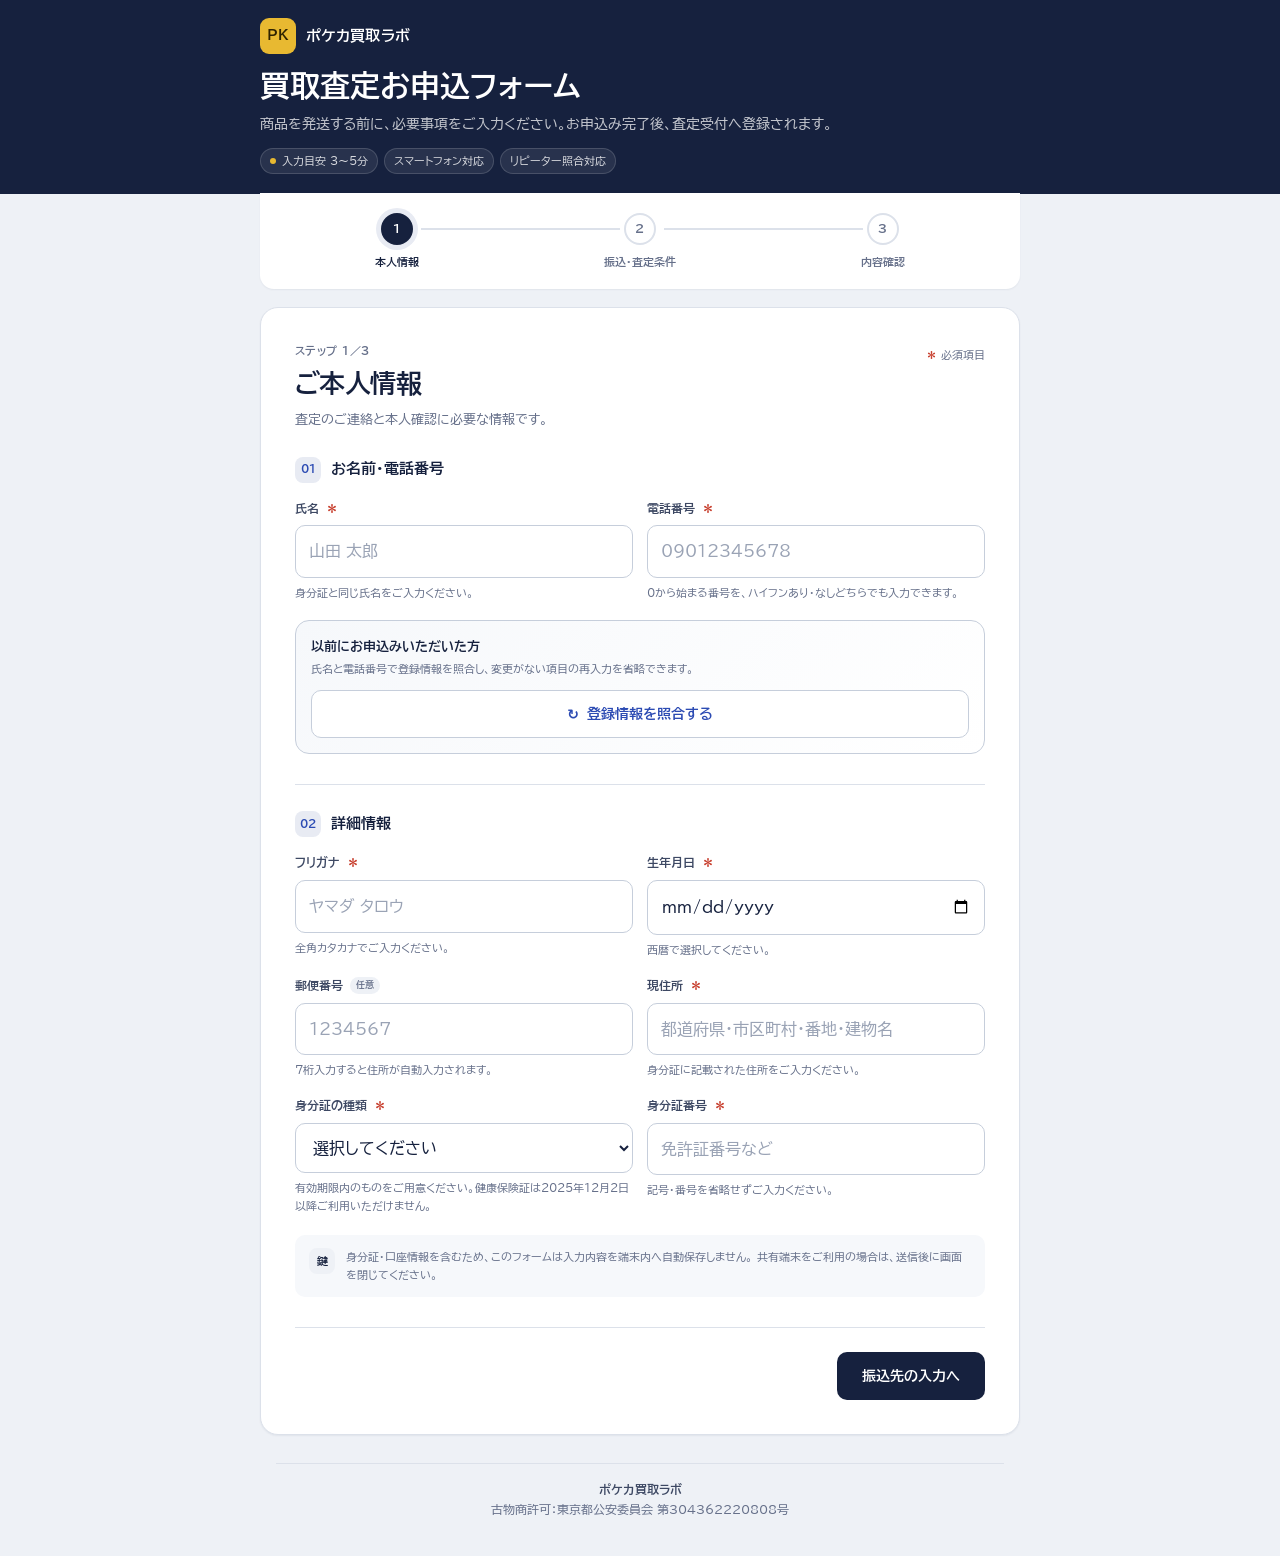
<file: entry.html>
<!doctype html>
<html lang="ja">
<head>
  <meta charset="utf-8">
  <meta name="viewport" content="width=device-width, initial-scale=1, viewport-fit=cover">
  <meta name="theme-color" content="#16213e">
  <meta name="color-scheme" content="light dark">
  <meta name="description" content="ポケカ買取ラボの買取査定お申込フォームです。">
  <meta name="referrer" content="no-referrer">
  <title>買取査定お申込フォーム｜ポケカ買取ラボ</title>
  <script defer src="https://yubinbango.github.io/yubinbango/yubinbango.js" charset="UTF-8"></script>
  <link rel="preconnect" href="https://fonts.googleapis.com">
  <link rel="preconnect" href="https://fonts.gstatic.com" crossorigin>
  <link rel="stylesheet" href="https://fonts.googleapis.com/css2?family=BIZ+UDPGothic:wght@400;700&display=swap">
  <link rel="stylesheet" href="pklab-theme.css">
  <style>
    /* 色は pklab-theme.css の共通トークンから取る（ライト／ダークは共通ファイル側で切り替え） */
    :root {
      --navy-950: var(--pk-bar, #16213e);
      --navy-900: var(--pk-navy, #16213e);
      --navy-800: var(--pk-navy-2, #24345f);
      --navy-700: var(--pk-navy-2, #24345f);
      --blue-600: var(--pk-fill, #16213e);
      --blue-500: var(--pk-fill-hover, #24345f);
      --blue-100: var(--pk-fill-soft, #e8ebf3);
      --heading: var(--pk-ink, #16213e);
      --link: var(--pk-link, #2c4bb3);
      --ink-900: var(--pk-ink, #16213e);
      --ink-700: var(--pk-ink-2, #3d4863);
      --ink-500: var(--pk-muted, #66708a);
      --ink-400: var(--pk-subtle, #9aa3b5);
      --line: var(--pk-line, #dce1ea);
      --line-strong: var(--pk-line-strong, #c6cedb);
      --line-blue: var(--pk-line-strong, #c6cedb);
      --surface: var(--pk-surface, #fff);
      --surface-soft: var(--pk-surface-2, #f6f8fb);
      --surface-muted: var(--pk-surface-3, #eef1f6);
      --surface-tint: var(--pk-surface-2, #f6f8fb);
      --canvas: var(--pk-canvas, #eef1f6);
      --success: var(--pk-green, #1f8a5b);
      --success-bg: var(--pk-green-soft, #e6f4ec);
      --success-line: var(--pk-green-line, #a9d8bf);
      --warning: var(--pk-gold-text, #6e5100);
      --warning-bg: var(--pk-gold-soft, #fbf3d9);
      --danger: var(--pk-red, #c8402f);
      --danger-bg: var(--pk-red-soft, #fcedea);
      --danger-line: var(--pk-red-line, #edb8ae);
      --focus: var(--pk-gold, #e8b931);
      --shadow: var(--pk-shadow-2, 0 8px 24px rgba(22, 33, 62, .10));
      --radius-xl: 18px;
      --radius-lg: 14px;
      --radius-md: 10px;
    }

    /* 見出しへのフォーカス移動（読み上げ用）で枠線を出さない */
    .panel-title:focus { outline: none; }

    .guardian-card { margin-top: 2px; border-color: var(--warning); background: var(--warning-bg); }
    .turnstile-box { display: flex; justify-content: center; margin: 4px 0 16px; min-height: 65px; }
    .turnstile-box[hidden] { display: none; }

    *,
    *::before,
    *::after {
      box-sizing: border-box;
    }

    html {
      scroll-behavior: smooth;
      background: var(--canvas);
    }

    body {
      margin: 0;
      min-width: 320px;
      background: var(--canvas);
      color: var(--ink-900);
      font-family: var(--pk-font, "Hiragino Kaku Gothic ProN", "Yu Gothic", Meiryo, system-ui, sans-serif);
      font-size: 16px;
      line-height: 1.65;
      -webkit-font-smoothing: antialiased;
      padding-bottom: max(28px, env(safe-area-inset-bottom));
    }

    button,
    input,
    select,
    textarea {
      font: inherit;
    }

    button {
      touch-action: manipulation;
    }

    [hidden] {
      display: none !important;
    }

    .skip-link {
      position: fixed;
      top: 8px;
      left: 8px;
      z-index: 100;
      transform: translateY(-150%);
      padding: 10px 14px;
      border-radius: 8px;
      background: var(--navy-950);
      color: #fff;
      text-decoration: none;
    }

    .skip-link:focus {
      transform: translateY(0);
    }

    .site-header {
      background: var(--navy-950);
      color: #fff;
      overflow: hidden;
    }

    .header-inner {
      width: min(100% - 32px, 760px);
      margin: 0 auto;
      padding: 18px 0 20px;
      position: relative;
    }


    .brand {
      display: flex;
      align-items: center;
      gap: 10px;
      margin-bottom: 12px;
    }

    .brand-mark {
      display: grid;
      place-items: center;
      width: 42px;
      height: 42px;
      border-radius: 13px;
      background: linear-gradient(145deg, #fff, #dce6ff);
      color: var(--navy-900);
      font-size: 13px;
      font-weight: 700;
      letter-spacing: -0.04em;
      box-shadow: 0 8px 22px rgba(0, 0, 0, 0.18);
    }

    .brand-copy {
      display: grid;
      gap: 1px;
    }

    .brand-name {
      font-size: 15px;
      font-weight: 700;
      letter-spacing: 0.04em;
    }

    .brand-sub {
      color: rgba(255, 255, 255, 0.66);
      font-size: 11px;
      letter-spacing: 0.12em;
    }

    .header-title {
      max-width: 620px;
      margin: 0;
      font-size: clamp(22px, 5vw, 30px);
      line-height: 1.35;
      letter-spacing: 0;
    }

    .header-lead {
      max-width: 600px;
      margin: 6px 0 0;
      color: rgba(255, 255, 255, 0.74);
      font-size: 14px;
    }

    .header-meta {
      display: flex;
      flex-wrap: wrap;
      gap: 6px;
      margin-top: 12px;
    }

    .meta-chip {
      display: inline-flex;
      align-items: center;
      gap: 6px;
      min-height: 30px;
      padding: 5px 10px;
      border: 1px solid rgba(255, 255, 255, 0.15);
      border-radius: 999px;
      background: rgba(255, 255, 255, 0.08);
      color: rgba(255, 255, 255, 0.82);
      font-size: 12px;
      font-weight: 400;
    }

    .meta-dot {
      width: 6px;
      height: 6px;
      border-radius: 50%;
      background: #8de5be;
      box-shadow: 0 0 0 3px rgba(141, 229, 190, 0.14);
    }

    .page {
      width: min(100% - 24px, 760px);
      margin: -1px auto 0;
    }

    .progress-card {
      position: relative;
      z-index: 2;
      margin-top: -1px;
      padding: 20px 18px 18px;
      border-radius: 0 0 var(--radius-lg) var(--radius-lg);
      background: var(--surface);
      box-shadow: 0 12px 34px rgba(16, 26, 59, 0.08);
    }

    .steps {
      display: grid;
      grid-template-columns: repeat(3, 1fr);
      gap: 4px;
      padding: 0;
      margin: 0;
      list-style: none;
    }

    .step {
      position: relative;
      display: grid;
      justify-items: center;
      gap: 8px;
      color: var(--ink-500);
      font-size: 11px;
      font-weight: 700;
      text-align: center;
    }

    .step::before {
      content: "";
      position: absolute;
      top: 15px;
      left: calc(-50% + 20px);
      width: calc(100% - 40px);
      height: 2px;
      background: var(--line);
    }

    .step:first-child::before {
      display: none;
    }

    .step-number {
      position: relative;
      z-index: 1;
      display: grid;
      place-items: center;
      width: 32px;
      height: 32px;
      border: 2px solid var(--line);
      border-radius: 50%;
      background: var(--surface);
      color: var(--ink-500);
      font-size: 12px;
      transition: 160ms ease;
    }

    .step.is-current,
    .step.is-complete {
      color: var(--heading);
    }

    .step.is-current .step-number {
      border-color: var(--blue-600);
      background: var(--blue-600);
      color: #fff;
      box-shadow: 0 0 0 5px var(--blue-100);
    }

    .step.is-complete .step-number {
      border-color: var(--success);
      background: var(--success-bg);
      color: var(--success);
    }

    .step.is-complete::before,
    .step.is-current::before {
      background: var(--success);
    }

    .status {
      display: flex;
      align-items: flex-start;
      gap: 10px;
      margin: 18px 0 0;
      padding: 13px 14px;
      border: 1px solid var(--line);
      border-radius: var(--radius-md);
      background: var(--surface);
      color: var(--ink-700);
      font-size: 13px;
      font-weight: 400;
      box-shadow: 0 8px 22px rgba(16, 26, 59, 0.05);
    }

    .status::before {
      content: "i";
      flex: 0 0 auto;
      display: grid;
      place-items: center;
      width: 20px;
      height: 20px;
      margin-top: 1px;
      border-radius: 50%;
      background: var(--blue-100);
      color: var(--link);
      font-family: Georgia, serif;
      font-size: 13px;
      font-weight: 700;
    }

    .status.is-success {
      border-color: var(--success-line);
      background: var(--success-bg);
      color: var(--success);
    }

    .status.is-success::before {
      content: "✓";
      background: var(--success);
      color: #fff;
      font-family: inherit;
    }

    .status.is-error {
      border-color: var(--danger-line);
      background: var(--danger-bg);
      color: var(--danger);
    }

    .status.is-error::before {
      content: "!";
      background: var(--danger);
      color: #fff;
      font-family: inherit;
    }

    .form-shell {
      margin-top: 18px;
    }

    .panel {
      padding: clamp(20px, 5vw, 34px);
      border: 1px solid var(--line);
      border-radius: var(--radius-xl);
      background: var(--surface);
      box-shadow: var(--shadow);
    }

    .panel-head {
      display: flex;
      align-items: flex-start;
      justify-content: space-between;
      gap: 16px;
      margin-bottom: 26px;
    }

    .eyebrow {
      margin: 0 0 6px;
      color: var(--link);
      font-size: 11px;
      font-weight: 700;
      letter-spacing: 0.12em;
      text-transform: uppercase;
    }

    .panel-title {
      margin: 0;
      color: var(--heading);
      font-size: clamp(21px, 4.5vw, 26px);
      line-height: 1.35;
      letter-spacing: -0.02em;
    }

    .panel-description {
      margin: 8px 0 0;
      color: var(--ink-500);
      font-size: 13px;
    }

    .required-note {
      flex: 0 0 auto;
      margin-top: 4px;
      color: var(--ink-500);
      font-size: 11px;
    }

    .required-note span,
    .required-badge {
      color: var(--danger);
      font-weight: 700;
    }

    .section + .section {
      margin-top: 30px;
      padding-top: 26px;
      border-top: 1px solid var(--line);
    }

    .section-heading {
      display: flex;
      align-items: center;
      gap: 10px;
      margin: 0 0 16px;
      color: var(--heading);
      font-size: 15px;
      font-weight: 700;
    }

    .section-index {
      display: grid;
      place-items: center;
      width: 26px;
      height: 26px;
      border-radius: 8px;
      background: var(--blue-100);
      color: var(--link);
      font-size: 11px;
    }

    .field-grid {
      display: grid;
      grid-template-columns: repeat(2, minmax(0, 1fr));
      gap: 17px 14px;
    }

    .field {
      min-width: 0;
    }

    .field.is-wide {
      grid-column: 1 / -1;
    }

    .field.is-narrow {
      grid-column: span 1;
    }

    .field-label {
      display: flex;
      align-items: center;
      gap: 7px;
      margin: 0 0 7px;
      color: var(--ink-700);
      font-size: 12px;
      font-weight: 700;
    }

    .optional-badge {
      padding: 1px 6px;
      border-radius: 999px;
      background: var(--surface-muted);
      color: var(--ink-500);
      font-size: 9px;
      font-weight: 700;
    }

    .control {
      width: 100%;
      min-height: 50px;
      padding: 12px 13px;
      border: 1px solid var(--line-strong);
      border-radius: var(--radius-md);
      outline: none;
      background: var(--surface);
      color: var(--ink-900);
      font-size: 16px;
      transition:
        border-color 140ms ease,
        box-shadow 140ms ease,
        background-color 140ms ease;
    }

    select.control {
      padding-right: 34px;
    }

    .control::placeholder {
      color: var(--ink-400);
      opacity: 1;
    }

    .control:hover {
      border-color: var(--ink-400);
    }

    .control:focus {
      border-color: var(--blue-500);
      box-shadow: 0 0 0 4px rgba(73, 118, 232, 0.14);
    }

    .control:user-invalid:not(:focus),
    .control.was-validated:invalid:not(:focus),
    .control:invalid:not(:placeholder-shown):not(:focus):not(select):not([type="date"]) {
      border-color: var(--danger);
    }

    .control.is-reused {
      border-style: dashed;
      border-color: var(--success-line);
      background: var(--success-bg);
    }

    .control.is-reused::placeholder {
      color: var(--success);
      font-size: 12px;
      font-weight: 400;
    }

    .field-hint {
      min-height: 18px;
      margin: 6px 0 0;
      color: var(--ink-500);
      font-size: 11px;
    }

    .field-hint.is-error {
      color: var(--danger);
      font-weight: 400;
    }

    .lookup-card {
      margin-top: 18px;
      padding: 15px;
      border: 1px solid var(--line-blue);
      border-radius: var(--radius-lg);
      background: linear-gradient(135deg, var(--surface-tint), var(--surface));
    }

    .lookup-copy {
      margin-bottom: 12px;
    }

    .lookup-title {
      margin: 0;
      color: var(--heading);
      font-size: 13px;
      font-weight: 700;
    }

    .lookup-text {
      margin: 3px 0 0;
      color: var(--ink-500);
      font-size: 11px;
    }

    .btn {
      display: inline-flex;
      align-items: center;
      justify-content: center;
      gap: 8px;
      min-height: 48px;
      padding: 11px 18px;
      border: 1px solid transparent;
      border-radius: var(--radius-md);
      cursor: pointer;
      font-size: 14px;
      font-weight: 700;
      line-height: 1.2;
      text-decoration: none;
      transition:
        transform 120ms ease,
        box-shadow 120ms ease,
        background-color 120ms ease,
        border-color 120ms ease;
    }

    .btn:hover:not(:disabled) {
      transform: translateY(-1px);
    }

    .btn:focus-visible {
      outline: 3px solid var(--focus);
      outline-offset: 2px;
    }

    .btn:disabled {
      cursor: not-allowed;
      opacity: 0.62;
    }

    .btn-primary {
      background: var(--blue-600);
      color: #fff;
      box-shadow: 0 10px 22px rgba(49, 95, 214, 0.2);
    }

    .btn-primary:hover:not(:disabled) {
      box-shadow: 0 13px 26px rgba(49, 95, 214, 0.26);
    }

    .btn-secondary {
      border-color: var(--line-strong);
      background: var(--surface);
      color: var(--heading);
    }

    .btn-lookup {
      width: 100%;
      border-color: var(--line-blue);
      background: var(--surface);
      color: var(--link);
    }

    .button-row {
      display: flex;
      justify-content: space-between;
      gap: 12px;
      margin-top: 30px;
      padding-top: 24px;
      border-top: 1px solid var(--line);
    }

    .button-row .btn {
      min-width: 148px;
    }

    .button-row .btn:last-child {
      margin-left: auto;
    }

    .privacy-note {
      display: flex;
      gap: 11px;
      margin-top: 20px;
      padding: 13px 14px;
      border-radius: var(--radius-md);
      background: var(--surface-soft);
      color: var(--ink-500);
      font-size: 11px;
    }

    .privacy-icon {
      flex: 0 0 auto;
      display: grid;
      place-items: center;
      width: 26px;
      height: 26px;
      border-radius: 8px;
      background: var(--surface-muted);
      color: var(--heading);
      font-weight: 700;
    }

    .choice-card {
      position: relative;
      display: grid;
      grid-template-columns: auto 1fr;
      gap: 13px;
      padding: 17px;
      border: 1px solid var(--line-strong);
      border-radius: var(--radius-lg);
      cursor: pointer;
      transition:
        border-color 140ms ease,
        background-color 140ms ease,
        box-shadow 140ms ease;
    }

    .choice-card:has(input:checked) {
      border-color: var(--blue-500);
      background: var(--surface-tint);
      box-shadow: 0 0 0 3px rgba(73, 118, 232, 0.1);
    }

    .choice-card input {
      width: 20px;
      height: 20px;
      margin: 2px 0 0;
      accent-color: var(--blue-600);
    }

    .choice-title {
      display: block;
      color: var(--heading);
      font-size: 14px;
      font-weight: 700;
    }

    .choice-description {
      display: block;
      margin-top: 4px;
      color: var(--ink-500);
      font-size: 11px;
      line-height: 1.6;
    }

    .warning-note {
      margin: 12px 0 0;
      padding: 12px 13px;
      border-radius: var(--radius-md);
      background: var(--warning-bg);
      color: var(--warning);
      font-size: 11px;
      font-weight: 400;
    }

    .summary-list {
      display: grid;
      gap: 0;
      margin: 0;
      border: 1px solid var(--line);
      border-radius: var(--radius-lg);
      overflow: hidden;
    }

    .summary-row {
      display: grid;
      grid-template-columns: minmax(110px, 34%) 1fr;
      gap: 14px;
      padding: 12px 14px;
      background: var(--surface);
    }

    .summary-row + .summary-row {
      border-top: 1px solid var(--line);
    }

    .summary-row dt {
      color: var(--ink-500);
      font-size: 11px;
      font-weight: 400;
    }

    .summary-row dd {
      margin: 0;
      color: var(--ink-900);
      font-size: 13px;
      font-weight: 400;
      overflow-wrap: anywhere;
    }

    .summary-private {
      color: var(--success);
    }

    .terms-wrap {
      margin-top: 22px;
    }

    .terms-heading {
      display: flex;
      align-items: center;
      justify-content: space-between;
      gap: 10px;
      margin-bottom: 9px;
    }

    .terms-heading h3 {
      margin: 0;
      color: var(--heading);
      font-size: 14px;
    }

    .terms-version {
      color: var(--ink-500);
      font-size: 10px;
    }

    .terms-box {
      max-height: 290px;
      padding: 17px;
      border: 1px solid var(--line-strong);
      border-radius: var(--radius-md);
      overflow-y: auto;
      background: var(--surface-soft);
      color: var(--ink-700);
      font-size: 11px;
      line-height: 1.8;
      overscroll-behavior: contain;
    }

    .terms-box h4 {
      margin: 17px 0 5px;
      color: var(--heading);
      font-size: 12px;
    }

    .terms-box h4:first-child {
      margin-top: 0;
    }

    .terms-box ul {
      padding-left: 1.4em;
      margin: 0;
    }

    .agreement {
      display: grid;
      grid-template-columns: auto 1fr;
      gap: 12px;
      align-items: start;
      margin-top: 16px;
      padding: 16px;
      border: 1px solid var(--line-strong);
      border-radius: var(--radius-md);
      background: var(--surface);
      cursor: pointer;
    }

    .agreement:has(input:checked) {
      border-color: var(--success-line);
      background: var(--success-bg);
    }

    .agreement input {
      width: 21px;
      height: 21px;
      margin: 2px 0 0;
      accent-color: var(--success);
    }

    .agreement-copy {
      color: var(--ink-900);
      font-size: 13px;
      font-weight: 700;
    }

    .agreement-note {
      display: block;
      margin-top: 3px;
      color: var(--ink-500);
      font-size: 10px;
      font-weight: 400;
    }

    .submit-button {
      width: 100%;
      min-height: 56px;
      margin-top: 18px;
      font-size: 15px;
    }

    .spinner {
      width: 17px;
      height: 17px;
      border: 2px solid rgba(255, 255, 255, 0.38);
      border-top-color: #fff;
      border-radius: 50%;
      animation: spin 700ms linear infinite;
    }

    @keyframes spin {
      to { transform: rotate(360deg); }
    }

    .success-panel {
      padding: clamp(30px, 8vw, 54px) clamp(22px, 6vw, 44px);
      border: 1px solid var(--success-line);
      border-radius: var(--radius-xl);
      background: var(--surface);
      text-align: center;
      box-shadow: var(--shadow);
    }

    .success-mark {
      display: grid;
      place-items: center;
      width: 64px;
      height: 64px;
      margin: 0 auto 18px;
      border-radius: 50%;
      background: var(--success-bg);
      color: var(--success);
      font-size: 30px;
      font-weight: 700;
      box-shadow: 0 0 0 9px rgba(19, 122, 82, 0.07);
    }

    .success-panel h2 {
      margin: 0;
      color: var(--heading);
      font-size: 25px;
    }

    .success-panel > p {
      max-width: 500px;
      margin: 10px auto 0;
      color: var(--ink-500);
      font-size: 13px;
    }

    .receipt-id {
      display: inline-grid;
      gap: 2px;
      margin-top: 18px;
      padding: 10px 18px;
      border-radius: var(--radius-md);
      background: var(--surface-muted);
    }

    .receipt-id small {
      color: var(--ink-500);
      font-size: 9px;
      font-weight: 700;
    }

    .receipt-id strong {
      color: var(--heading);
      font-size: 14px;
      letter-spacing: 0.05em;
    }

    .next-steps {
      display: grid;
      gap: 10px;
      max-width: 520px;
      margin: 24px auto 0;
      padding: 0;
      list-style: none;
      text-align: left;
      counter-reset: next;
    }

    .next-steps li {
      display: grid;
      grid-template-columns: 28px 1fr;
      gap: 10px;
      align-items: start;
      color: var(--ink-700);
      font-size: 12px;
      counter-increment: next;
    }

    .next-steps li::before {
      content: counter(next);
      display: grid;
      place-items: center;
      width: 28px;
      height: 28px;
      border-radius: 9px;
      background: var(--blue-100);
      color: var(--link);
      font-size: 11px;
      font-weight: 700;
    }

    .page-footer {
      padding: 24px 8px 0;
      color: var(--ink-500);
      font-size: 10px;
      text-align: center;
    }

    .honeypot {
      position: absolute !important;
      left: -10000px !important;
      width: 1px !important;
      height: 1px !important;
      overflow: hidden !important;
    }

    @media (max-width: 560px) {
      .header-inner {
        width: min(100% - 28px, 760px);
        padding-top: 24px;
      }

      .page {
        width: min(100% - 16px, 760px);
      }

      .progress-card {
        padding-inline: 10px;
      }

      .step {
        font-size: 10px;
      }

      .panel {
        border-radius: 20px;
      }

      .panel-head {
        display: block;
      }

      .required-note {
        margin-top: 8px;
      }

      .field-grid {
        grid-template-columns: 1fr;
      }

      .field.is-narrow {
        grid-column: 1 / -1;
      }

      .button-row {
        flex-direction: column-reverse;
      }

      .button-row .btn {
        width: 100%;
      }

      .summary-row {
        grid-template-columns: 92px 1fr;
      }
    }

    @media (prefers-reduced-motion: reduce) {
      *,
      *::before,
      *::after {
        scroll-behavior: auto !important;
        animation-duration: 0.01ms !important;
        animation-iteration-count: 1 !important;
        transition-duration: 0.01ms !important;
      }
    }

    /* ===== v2.3 デザイン調整 ===== */
    .brand-mark.pk-mark { width: 36px; height: 36px; border-radius: 9px; background: var(--pk-gold, #e8b931); color: var(--pk-gold-ink, #2e2300); font-size: .86rem; letter-spacing: .02em; box-shadow: none; }
    .brand-name { letter-spacing: .02em; }
    .meta-chip { min-height: 26px; padding: 3px 9px; font-size: 11px; }
    .meta-dot { background: var(--pk-gold, #e8b931); box-shadow: none; }
    .btn-primary { box-shadow: none; }
    .btn-primary:hover:not(:disabled) { background: var(--blue-500); }
    .eyebrow { letter-spacing: .04em; color: var(--ink-500); }
    .panel, .progress-card { box-shadow: var(--pk-shadow-1, 0 1px 2px rgba(22, 33, 62, .06)); }
    :focus-visible { outline-color: var(--focus); }
    .pk-legal { width: min(100% - 32px, 760px); }
  </style>
</head>
<body>
  <a class="skip-link" href="#applicationForm">申込フォームへ移動</a>

  <header class="site-header">
    <div class="header-inner">
      <div class="brand" aria-label="ポケカ買取ラボ">
        <div class="brand-mark pk-mark" aria-hidden="true">PK</div>
        <div class="brand-copy">
          <span class="brand-name">ポケカ買取ラボ</span>
        </div>
      </div>
      <h1 class="header-title">買取査定お申込フォーム</h1>
      <p class="header-lead">
        商品を発送する前に、必要事項をご入力ください。お申込み完了後、査定受付へ登録されます。
      </p>
      <div class="header-meta" aria-label="フォーム情報">
        <span class="meta-chip"><span class="meta-dot" aria-hidden="true"></span>入力目安 3〜5分</span>
        <span class="meta-chip">スマートフォン対応</span>
        <span class="meta-chip">リピーター照合対応</span>
      </div>
    </div>
  </header>

  <main class="page">
    <nav class="progress-card" aria-label="申込手順">
      <ol class="steps">
        <li class="step is-current" data-step-indicator="1" aria-current="step">
          <span class="step-number">1</span>
          <span>本人情報</span>
        </li>
        <li class="step" data-step-indicator="2">
          <span class="step-number">2</span>
          <span>振込・査定条件</span>
        </li>
        <li class="step" data-step-indicator="3">
          <span class="step-number">3</span>
          <span>内容確認</span>
        </li>
      </ol>
    </nav>

    <div id="globalStatus" class="status" role="status" aria-live="polite" hidden></div>

    <div class="form-shell">
      <form id="applicationForm" class="h-adr" novalidate>
        <span class="p-country-name" hidden>Japan</span>

        <div class="honeypot" aria-hidden="true">
          <label for="website">ウェブサイト</label>
          <input id="website" name="website" type="text" tabindex="-1" autocomplete="off">
        </div>

        <section class="panel step-panel" data-step-panel="1" aria-labelledby="step1Title">
          <div class="panel-head">
            <div>
              <p class="eyebrow">ステップ 1／3</p>
              <h2 id="step1Title" class="panel-title" tabindex="-1">ご本人情報</h2>
              <p class="panel-description">査定のご連絡と本人確認に必要な情報です。</p>
            </div>
            <p class="required-note"><span>＊</span> 必須項目</p>
          </div>

          <section class="section" aria-labelledby="identityHeading">
            <h3 id="identityHeading" class="section-heading">
              <span class="section-index" aria-hidden="true">01</span>
              お名前・電話番号
            </h3>
            <div class="field-grid">
              <div class="field">
                <label class="field-label" for="name">氏名 <span class="required-badge">＊</span></label>
                <input
                  id="name"
                  class="control"
                  type="text"
                  placeholder="山田 太郎"
                  autocomplete="name"
                  maxlength="80"
                  required
                >
                <p class="field-hint">身分証と同じ氏名をご入力ください。</p>
              </div>
              <div class="field">
                <label class="field-label" for="tel">電話番号 <span class="required-badge">＊</span></label>
                <input
                  id="tel"
                  class="control"
                  type="tel"
                  inputmode="tel"
                  placeholder="09012345678"
                  autocomplete="tel"
                  maxlength="14"
                  required
                >
                <p id="telHint" class="field-hint">0から始まる番号を、ハイフンあり・なしどちらでも入力できます。</p>
              </div>
            </div>

            <div class="lookup-card">
              <div class="lookup-copy">
                <p class="lookup-title">以前にお申込みいただいた方</p>
                <p class="lookup-text">氏名と電話番号で登録情報を照合し、変更がない項目の再入力を省略できます。</p>
              </div>
              <button id="checkBtn" class="btn btn-lookup" type="button">
                <span aria-hidden="true">↻</span>
                登録情報を照合する
              </button>
              <div id="lookupStatus" class="status" role="status" aria-live="polite" hidden></div>
            </div>
          </section>

          <section class="section" aria-labelledby="detailHeading">
            <h3 id="detailHeading" class="section-heading">
              <span class="section-index" aria-hidden="true">02</span>
              詳細情報
            </h3>
            <div class="field-grid">
              <div class="field">
                <label class="field-label" for="kana">フリガナ <span class="required-badge">＊</span></label>
                <input
                  id="kana"
                  class="control repeat-reusable"
                  type="text"
                  placeholder="ヤマダ タロウ"
                  autocomplete="off"
                  maxlength="80"
                  required
                >
                <p id="kanaHint" class="field-hint">全角カタカナでご入力ください。</p>
              </div>
              <div class="field">
                <label class="field-label" for="birthday">生年月日 <span class="required-badge">＊</span></label>
                <input
                  id="birthday"
                  class="control repeat-reusable"
                  type="date"
                  autocomplete="bday"
                  required
                >
                <p id="birthdayHint" class="field-hint">西暦で選択してください。</p>
              </div>
              <div id="guardianField" class="field is-wide" hidden>
                <label class="choice-card guardian-card" for="guardianConsent">
                  <input id="guardianConsent" type="checkbox">
                  <span>
                    <span class="choice-title">保護者の同意を得ています</span>
                    <span id="guardianHint" class="choice-description">
                      18歳未満の方のお申込みには保護者の同意が必要です。必要に応じて保護者の方へ確認のご連絡をする場合があります。
                    </span>
                  </span>
                </label>
              </div>
              <div class="field">
                <label class="field-label" for="zip">
                  郵便番号
                  <span class="optional-badge">任意</span>
                </label>
                <input
                  id="zip"
                  class="control p-postal-code repeat-reusable"
                  type="text"
                  inputmode="numeric"
                  placeholder="1234567"
                  autocomplete="postal-code"
                  maxlength="8"
                >
                <p id="zipHint" class="field-hint">7桁入力すると住所が自動入力されます。</p>
              </div>
              <div class="field">
                <label class="field-label" for="addressText">現住所 <span class="required-badge">＊</span></label>
                <input
                  id="addressText"
                  class="control p-region p-locality p-street-address p-extended-address repeat-reusable"
                  type="text"
                  placeholder="都道府県・市区町村・番地・建物名"
                  autocomplete="street-address"
                  maxlength="180"
                  required
                >
                <p class="field-hint">身分証に記載された住所をご入力ください。</p>
              </div>
              <div class="field">
                <label class="field-label" for="idType">身分証の種類 <span class="required-badge">＊</span></label>
                <select id="idType" class="control repeat-reusable" required>
                  <option value="">選択してください</option>
                  <option value="運転免許証">運転免許証</option>
                  <option value="マイナンバーカード">マイナンバーカード</option>
                  <option value="パスポート">パスポート</option>
                  <option value="運転経歴証明書">運転経歴証明書</option>
                  <option value="在留カード・特別永住者証明書">在留カード・特別永住者証明書</option>
                  <option value="学生証">学生証</option>
                </select>
                <p id="idTypeHint" class="field-hint">有効期限内のものをご用意ください。健康保険証は2025年12月2日以降ご利用いただけません。</p>
              </div>
              <div class="field">
                <label class="field-label" for="idNum">身分証番号 <span class="required-badge">＊</span></label>
                <input
                  id="idNum"
                  class="control repeat-reusable"
                  type="text"
                  placeholder="免許証番号など"
                  autocomplete="off"
                  maxlength="40"
                  required
                >
                <p class="field-hint">記号・番号を省略せずご入力ください。</p>
              </div>
            </div>

            <div class="privacy-note">
              <span class="privacy-icon" aria-hidden="true">鍵</span>
              <span>
                身分証・口座情報を含むため、このフォームは入力内容を端末内へ自動保存しません。
                共有端末をご利用の場合は、送信後に画面を閉じてください。
              </span>
            </div>
          </section>

          <div class="button-row">
            <button class="btn btn-primary" type="button" data-next-step="2">
              振込先の入力へ
            </button>
          </div>
        </section>

        <section class="panel step-panel" data-step-panel="2" aria-labelledby="step2Title" hidden>
          <div class="panel-head">
            <div>
              <p class="eyebrow">ステップ 2／3</p>
              <h2 id="step2Title" class="panel-title" tabindex="-1">振込先・査定条件</h2>
              <p class="panel-description">買取成立後の振込先と、査定条件をご指定ください。</p>
            </div>
            <p class="required-note"><span>＊</span> 必須項目</p>
          </div>

          <section class="section" aria-labelledby="bankHeading">
            <h3 id="bankHeading" class="section-heading">
              <span class="section-index" aria-hidden="true">03</span>
              振込先口座
            </h3>
            <div class="field-grid">
              <div class="field">
                <label class="field-label" for="bankName">金融機関名 <span class="required-badge">＊</span></label>
                <input
                  id="bankName"
                  class="control repeat-reusable"
                  type="text"
                  placeholder="〇〇銀行"
                  autocomplete="off"
                  maxlength="80"
                  required
                >
              </div>
              <div class="field">
                <label class="field-label" for="bankBranch">支店名 <span class="required-badge">＊</span></label>
                <input
                  id="bankBranch"
                  class="control repeat-reusable"
                  type="text"
                  placeholder="〇〇支店"
                  autocomplete="off"
                  maxlength="80"
                  required
                >
              </div>
              <div class="field">
                <label class="field-label" for="bankType">口座種別 <span class="required-badge">＊</span></label>
                <select id="bankType" class="control repeat-reusable" data-default-value="普通" required>
                  <option value="普通">普通</option>
                  <option value="当座">当座</option>
                </select>
              </div>
              <div class="field">
                <label class="field-label" for="bankNum">口座番号 <span class="required-badge">＊</span></label>
                <input
                  id="bankNum"
                  class="control repeat-reusable"
                  type="text"
                  inputmode="numeric"
                  placeholder="1234567"
                  autocomplete="off"
                  maxlength="8"
                  required
                >
                <p id="bankNumHint" class="field-hint">数字のみでご入力ください。</p>
              </div>
              <div class="field is-wide">
                <label class="field-label" for="bankHolder">口座名義（カナ） <span class="required-badge">＊</span></label>
                <input
                  id="bankHolder"
                  class="control repeat-reusable"
                  type="text"
                  placeholder="ヤマダ タロウ"
                  autocomplete="off"
                  maxlength="80"
                  required
                >
                <p id="bankHolderHint" class="field-hint">申込者ご本人名義を全角カタカナでご入力ください。</p>
              </div>
            </div>
          </section>

          <section class="section" aria-labelledby="conditionHeading">
            <h3 id="conditionHeading" class="section-heading">
              <span class="section-index" aria-hidden="true">04</span>
              査定条件
            </h3>
            <label class="choice-card" for="cancelIfSubMax">
              <input id="cancelIfSubMax" type="checkbox">
              <span>
                <span class="choice-title">満額（状態A）査定以外の場合はキャンセルする</span>
                <span class="choice-description">
                  当店基準で状態Aに満たない商品が1点でもあった場合、買取を成立させず全品返送します。
                </span>
              </span>
            </label>
            <p class="warning-note">
              選択した場合、キャンセル時の返送料はお客様負担（着払い）となります。
            </p>
          </section>

          <div class="button-row">
            <button class="btn btn-secondary" type="button" data-prev-step="1">
              戻る
            </button>
            <button class="btn btn-primary" type="button" data-next-step="3">
              入力内容を確認
            </button>
          </div>
        </section>

        <section class="panel step-panel" data-step-panel="3" aria-labelledby="step3Title" hidden>
          <div class="panel-head">
            <div>
              <p class="eyebrow">ステップ 3／3</p>
              <h2 id="step3Title" class="panel-title" tabindex="-1">内容確認・利用規約</h2>
              <p class="panel-description">入力内容と規約をご確認のうえ、お申込みください。</p>
            </div>
          </div>

          <section class="section" aria-labelledby="summaryHeading">
            <h3 id="summaryHeading" class="section-heading">
              <span class="section-index" aria-hidden="true">05</span>
              お申込内容
            </h3>
            <dl id="confirmationSummary" class="summary-list"></dl>
          </section>

          <section class="terms-wrap" aria-labelledby="termsHeading">
            <div class="terms-heading">
              <h3 id="termsHeading">郵送買取利用規約</h3>
              <span class="terms-version">規約版 2026-07-29</span>
            </div>
            <div class="terms-box" tabindex="0">
              <h4>【1】査定および買取成立について</h4>
              <ul>
                <li>査定結果は、商品到着後、当店基準に基づき決定いたします。</li>
                <li>査定結果の通知はLINEまたは指定の連絡手段にて行います。通知後3日以内にご返信がない場合は、提示価格に承諾したものとみなし、買取を成立させていただきます。</li>
              </ul>

              <h4>【2】キャンセル・返送について</h4>
              <ul>
                <li>査定金額にご納得いただけない場合はキャンセルが可能です。</li>
                <li>「満額査定以外キャンセル」を選択された場合、当店基準で状態A（満額）に満たない商品があった時点で、買取は不成立となり全品を返送いたします。</li>
                <li>キャンセル時の返送料は、いかなる理由であってもお客様負担（着払い）となります。</li>
              </ul>

              <h4>【3】商品の取り扱いについて</h4>
              <ul>
                <li>カードの状態評価（キズ・スレ・凹み・反り等）は当店独自の基準で行います。他店様の評価と異なる場合があることをご了承ください。</li>
                <li>スリーブ、ローダー、バインダー等の梱包材は査定対象外です。返却の保証はいたしかねますので、あらかじめ外して発送してください。</li>
              </ul>

              <h4>【4】配送および紛失について</h4>
              <ul>
                <li>配送中の事故、紛失、破損について、当店は一切の責任を負いません。適切な梱包と補償のある配送方法を推奨いたします。</li>
              </ul>

              <h4>【5】本人確認と支払いについて</h4>
              <ul>
                <li>古物営業法に基づき、本人確認書類の提出が必須です。</li>
                <li>振込先口座は、お申込者本人名義のものに限ります。</li>
                <li>買取成立後、原則2営業日以内にお振込みいたします。振込手数料はお客様負担となります。</li>
              </ul>

              <h4>【6】その他</h4>
              <ul>
                <li>申込内容に虚偽があった場合、取引を中止し、警察へ通報する場合があります。</li>
                <li>本規約は、お申込みをいただいた時点で全項目に同意したものとみなします。</li>
              </ul>
            </div>

            <label class="agreement" for="agree">
              <input id="agree" type="checkbox" required>
              <span class="agreement-copy">
                利用規約の全項目を確認し、同意します
                <span class="agreement-note">同意日時と規約版を申込情報とあわせて送信します。</span>
              </span>
            </label>
          </section>

          <div id="turnstileBox" class="turnstile-box" hidden></div>

          <button id="submitBtn" class="btn btn-primary submit-button" type="submit">
            規約に同意して査定を申し込む
          </button>

          <div class="button-row">
            <button class="btn btn-secondary" type="button" data-prev-step="2">
              入力内容を修正
            </button>
          </div>
        </section>
      </form>

      <section id="successPanel" class="success-panel" aria-labelledby="successTitle" hidden>
        <div class="success-mark" aria-hidden="true">✓</div>
        <h2 id="successTitle" tabindex="-1">お申込みを受け付けました</h2>
        <p>
          ご入力ありがとうございました。商品到着後、当店にて内容を確認し査定を進めます。
        </p>
        <div id="receiptIdBox" class="receipt-id" hidden>
          <small>受付番号</small>
          <strong id="receiptId"></strong>
        </div>
        <ol class="next-steps">
          <li>カードを折れ・濡れから保護して梱包してください。</li>
          <li>追跡または補償のある配送方法で発送することをおすすめします。</li>
          <li>査定結果はLINEまたは指定の連絡手段でお知らせします。</li>
        </ol>
      </section>
    </div>

    <!-- 古物営業法に基づく表示。氏名または名称は許可証の記載どおりにしてください -->
    <footer class="pk-legal">
      <div><strong>ポケカ買取ラボ</strong></div>
      <div>古物商許可：東京都公安委員会 第304362220808号</div>
    </footer>
  </main>

  <script>
    "use strict";

    const GAS_URL = "https://script.google.com/macros/s/AKfycby5xWYc8T8kjh1-f7flDw5djwL3kGpBM1n-jiObp-BgifTNwFYXYv_-wZWRmzAGZHwMzQ/exec";
    const FORM_VERSION = "2.1.0";
    // Cloudflare Turnstile のサイトキー（任意）。設定する場合はGAS側に TURNSTILE_SECRET も設定してください。
    const TURNSTILE_SITE_KEY = "";
    const GUARDIAN_REQUIRED_UNDER_AGE = 18;
    // サーバーから返る項目名 → 入力欄があるステップ
    const FIELD_STEPS = {
      name: 1, tel: 1, kana: 1, birthday: 1, zip: 1, addressText: 1, idType: 1, idNum: 1, guardianConsent: 1,
      bankName: 2, bankBranch: 2, bankType: 2, bankNum: 2, bankHolder: 2,
      agree: 3, turnstile: 3
    };
    const TERMS_VERSION = "2026-07-29";
    const REQUEST_TIMEOUT_MS = 20000;
    const REUSABLE_FIELD_IDS = [
      "kana",
      "birthday",
      "zip",
      "addressText",
      "idType",
      "idNum",
      "bankName",
      "bankBranch",
      "bankType",
      "bankNum",
      "bankHolder"
    ];

    const state = {
      step: 1,
      matchedData: null,
      repeatToken: "",
      lookupKey: "",
      requestId: createRequestId(),
      isSubmitting: false,
      submitted: false,
      turnstileWidgetId: null,
      turnstileToken: ""
    };

    const byId = (id) => document.getElementById(id);
    const form = byId("applicationForm");

    document.addEventListener("DOMContentLoaded", initialize);

    function initialize() {
      const today = new Date();
      const localToday = new Date(today.getTime() - today.getTimezoneOffset() * 60000)
        .toISOString()
        .slice(0, 10);
      byId("birthday").max = localToday;

      document.querySelectorAll(".repeat-reusable").forEach((field) => {
        field.dataset.originalPlaceholder = field.getAttribute("placeholder") || "";
        field.dataset.originalRequired = String(field.required);
      });

      document.querySelectorAll("[data-next-step]").forEach((button) => {
        button.addEventListener("click", () => {
          const target = Number(button.dataset.nextStep);
          if (validateStep(state.step)) setStep(target);
        });
      });

      document.querySelectorAll("[data-prev-step]").forEach((button) => {
        button.addEventListener("click", () => setStep(Number(button.dataset.prevStep)));
      });

      byId("checkBtn").addEventListener("click", checkRepeatCustomer);
      form.addEventListener("submit", submitApplication);

      ["name", "tel"].forEach((id) => {
        byId(id).addEventListener("input", handleIdentityChange);
      });

      byId("tel").addEventListener("blur", () => {
        byId("tel").value = formatPhone(byId("tel").value);
        validatePhone();
      });
      byId("tel").addEventListener("input", validatePhone);

      byId("zip").addEventListener("input", () => {
        byId("zip").value = normalizeDigits(byId("zip").value).slice(0, 7);
        validateZip();
      });

      byId("bankNum").addEventListener("input", () => {
        byId("bankNum").value = normalizeDigits(byId("bankNum").value).slice(0, 8);
        validateBankNumber();
      });

      byId("kana").addEventListener("input", () => validateKana("kana", "kanaHint"));
      byId("bankHolder").addEventListener("input", () => validateKana("bankHolder", "bankHolderHint"));
      byId("birthday").addEventListener("change", () => {
        validateBirthday();
        updateGuardianVisibility();
      });
      byId("guardianConsent").addEventListener("change", () => byId("guardianConsent").setCustomValidity(""));

      document.querySelectorAll("input, select").forEach((field) => {
        field.addEventListener("input", () => {
          if (field.validity.customError) field.setCustomValidity("");
        });
      });

      window.addEventListener("offline", () => {
        showGlobalStatus("インターネット接続が切れています。接続後にもう一度お試しください。", "error");
      });
      window.addEventListener("online", () => {
        showGlobalStatus("インターネット接続が復旧しました。", "success", 3500);
      });

      setStep(1, false);
    }

    function setStep(step, shouldScroll = true) {
      state.step = step;

      document.querySelectorAll("[data-step-panel]").forEach((panel) => {
        panel.hidden = Number(panel.dataset.stepPanel) !== step;
      });

      document.querySelectorAll("[data-step-indicator]").forEach((indicator) => {
        const number = Number(indicator.dataset.stepIndicator);
        indicator.classList.toggle("is-current", number === step);
        indicator.classList.toggle("is-complete", number < step);
        if (number === step) indicator.setAttribute("aria-current", "step");
        else indicator.removeAttribute("aria-current");
      });

      if (step === 3) {
        buildConfirmationSummary();
        renderTurnstile();
      }

      if (shouldScroll) {
        document.querySelector(`[data-step-panel="${step}"]`)?.scrollIntoView({
          behavior: "smooth",
          block: "start"
        });
      }

      window.setTimeout(() => {
        document.querySelector(`[data-step-panel="${step}"] .panel-title`)?.focus?.();
      }, 180);
    }

    function validateStep(step) {
      clearGlobalStatus();

      if (step === 1) {
        const validators = [
          validatePhone,
          validateBirthday,
          validateZip,
          () => validateKana("kana", "kanaHint"),
          validateGuardian
        ];
        validators.forEach((validate) => validate());
      }

      if (step === 2) {
        validateBankNumber();
        validateKana("bankHolder", "bankHolderHint");
      }

      const panel = document.querySelector(`[data-step-panel="${step}"]`);
      panel.querySelectorAll(".control").forEach((field) => field.classList.add("was-validated"));
      const invalid = [...panel.querySelectorAll("input, select")]
        .find((field) => !field.checkValidity());

      if (invalid) {
        invalid.reportValidity();
        invalid.focus({ preventScroll: true });
        invalid.scrollIntoView({ behavior: "smooth", block: "center" });
        showGlobalStatus("未入力または入力形式に誤りがある項目をご確認ください。", "error");
        return false;
      }

      return true;
    }

    function validatePhone() {
      const field = byId("tel");
      const digits = normalizeDigits(field.value);
      field.setCustomValidity("");
      if (field.value && !/^0\d{9,10}$/.test(digits)) {
        field.setCustomValidity("電話番号は0から始まる10桁または11桁で入力してください。");
        setHint("telHint", "電話番号は0から始まる10桁または11桁で入力してください。", true);
        return false;
      }
      setHint("telHint", "0から始まる番号を、ハイフンあり・なしどちらでも入力できます。");
      return true;
    }

    function calculateAge(value) {
      const match = String(value || "").match(/^(\d{4})-(\d{2})-(\d{2})$/);
      if (!match) return null;
      const today = new Date();
      let age = today.getFullYear() - Number(match[1]);
      const month = today.getMonth() + 1;
      if (month < Number(match[2]) || (month === Number(match[2]) && today.getDate() < Number(match[3]))) age -= 1;
      return age;
    }

    function updateGuardianVisibility(forceShow = false) {
      const age = calculateAge(byId("birthday").value);
      const show = forceShow || (age !== null && age < GUARDIAN_REQUIRED_UNDER_AGE);
      byId("guardianField").hidden = !show;
      byId("guardianConsent").required = show;
      if (!show) {
        byId("guardianConsent").checked = false;
        byId("guardianConsent").setCustomValidity("");
      }
    }

    function validateGuardian() {
      const field = byId("guardianConsent");
      field.setCustomValidity("");
      if (!byId("guardianField").hidden && !field.checked) {
        field.setCustomValidity("18歳未満の方は、保護者の同意が必要です。");
        return false;
      }
      return true;
    }

    function validateBirthday() {
      const field = byId("birthday");
      field.setCustomValidity("");
      if (!field.value) return !field.required;

      const selected = new Date(`${field.value}T00:00:00`);
      const today = new Date();
      today.setHours(0, 0, 0, 0);
      if (Number.isNaN(selected.getTime()) || selected > today) {
        field.setCustomValidity("正しい生年月日を入力してください。");
        setHint("birthdayHint", "正しい生年月日を入力してください。", true);
        return false;
      }
      setHint("birthdayHint", "西暦で選択してください。");
      return true;
    }

    function validateZip() {
      const field = byId("zip");
      const digits = normalizeDigits(field.value);
      field.setCustomValidity("");
      if (digits && !/^\d{7}$/.test(digits)) {
        field.setCustomValidity("郵便番号は7桁で入力してください。");
        setHint("zipHint", "郵便番号は7桁で入力してください。", true);
        return false;
      }
      setHint("zipHint", "7桁入力すると住所が自動入力されます。");
      return true;
    }

    function validateBankNumber() {
      const field = byId("bankNum");
      field.setCustomValidity("");
      if (!field.value) return !field.required;
      if (!/^\d{6,8}$/.test(field.value)) {
        field.setCustomValidity("口座番号は6〜8桁の数字で入力してください。");
        setHint("bankNumHint", "口座番号は6〜8桁の数字で入力してください。", true);
        return false;
      }
      setHint("bankNumHint", "数字のみでご入力ください。");
      return true;
    }

    function validateKana(fieldId, hintId) {
      const field = byId(fieldId);
      field.setCustomValidity("");
      if (!field.value) return !field.required;
      const normalized = normalizeSpaces(field.value);
      if (!/^[ァ-ヶー・ 　]+$/.test(normalized)) {
        field.setCustomValidity("全角カタカナで入力してください。");
        setHint(hintId, "全角カタカナで入力してください。", true);
        return false;
      }
      setHint(
        hintId,
        fieldId === "bankHolder"
          ? "申込者ご本人名義を全角カタカナでご入力ください。"
          : "全角カタカナでご入力ください。"
      );
      return true;
    }

    function setHint(id, text, isError = false) {
      const hint = byId(id);
      hint.textContent = text;
      hint.classList.toggle("is-error", isError);
    }

    async function checkRepeatCustomer() {
      clearGlobalStatus();
      const name = normalizeSpaces(byId("name").value);
      const tel = normalizeDigits(byId("tel").value);

      byId("name").value = name;
      byId("tel").value = formatPhone(tel);

      if (!name || !tel) {
        showLookupStatus("照合するには氏名と電話番号を入力してください。", "error");
        (!name ? byId("name") : byId("tel")).focus();
        return;
      }

      if (!validatePhone()) {
        byId("tel").reportValidity();
        byId("tel").focus();
        return;
      }

      const button = byId("checkBtn");
      const original = button.innerHTML;
      button.disabled = true;
      button.innerHTML = '<span class="spinner" aria-hidden="true"></span>登録情報を確認中';
      showLookupStatus("過去の登録情報を確認しています。", "");

      try {
        const json = await fetchJson(GAS_URL, {
          method: "POST",
          headers: {
            "Content-Type": "text/plain;charset=utf-8"
          },
          body: JSON.stringify({
            action: "search_full",
            searchTel: tel,
            searchName: name,
            clientVersion: FORM_VERSION,
            requestId: createRequestId()
          }),
          cache: "no-store",
          referrerPolicy: "no-referrer"
        });

        if (json?.found) {
          state.matchedData = json.data && typeof json.data === "object" ? json.data : {};
          state.repeatToken = String(json.repeatToken || json.token || "");
          state.lookupKey = identityKey();
          applyRepeatCustomerState();
          showLookupStatus(
            "登録情報を確認しました。変更がない項目は空欄のまま進められます。",
            "success"
          );
        } else {
          clearRepeatCustomerState(false);
          showLookupStatus(
            "登録情報が見つかりませんでした。初回のお申込みとして全項目をご入力ください。",
            "error"
          );
        }
      } catch (error) {
        console.error("登録情報の照合に失敗しました。", error);
        showLookupStatus(
          error.name === "TimeoutError"
            ? "照合がタイムアウトしました。通信状況を確認してもう一度お試しください。"
            : "登録情報を確認できませんでした。通信状況を確認してもう一度お試しください。",
          "error"
        );
      } finally {
        button.disabled = false;
        button.innerHTML = original;
      }
    }

    function applyRepeatCustomerState() {
      REUSABLE_FIELD_IDS.forEach((id) => {
        const field = byId(id);
        const savedValue = state.matchedData?.[id];

        field.required = false;
        field.setCustomValidity("");
        field.classList.add("is-reused");

        if (field.tagName === "SELECT") {
          let emptyOption = [...field.options].find((option) => option.value === "");
          if (emptyOption) {
            if (!emptyOption.dataset.originalText) {
              emptyOption.dataset.originalText = emptyOption.textContent;
            }
            emptyOption.textContent = "登録済み（変更なし）";
          } else {
            emptyOption = new Option("登録済み（変更なし）", "");
            emptyOption.dataset.repeatCreated = "true";
            field.insertBefore(emptyOption, field.firstChild);
          }

          if (savedValue && [...field.options].some((option) => option.value === String(savedValue))) {
            field.value = String(savedValue);
          } else {
            field.value = "";
          }
        } else {
          field.value = "";
          field.placeholder = "登録済み（変更時のみ入力）";
        }
      });

      if (state.matchedData?.cancelIfSubMax === "希望する") {
        byId("cancelIfSubMax").checked = true;
      }
    }

    function handleIdentityChange() {
      if (!state.lookupKey || identityKey() === state.lookupKey) return;
      clearRepeatCustomerState(false);
      showLookupStatus(
        "氏名または電話番号が変更されました。リピーターの方はもう一度照合してください。",
        "error"
      );
    }

    function clearRepeatCustomerState(clearMessage = true) {
      state.matchedData = null;
      state.repeatToken = "";
      state.lookupKey = "";

      REUSABLE_FIELD_IDS.forEach((id) => {
        const field = byId(id);
        field.required = field.dataset.originalRequired === "true";
        field.classList.remove("is-reused");
        if (field.tagName === "SELECT") {
          const emptyOption = [...field.options].find((option) => option.value === "");
          if (emptyOption?.dataset.repeatCreated === "true") {
            emptyOption.remove();
          } else if (emptyOption?.dataset.originalText) {
            emptyOption.textContent = emptyOption.dataset.originalText;
            delete emptyOption.dataset.originalText;
          }
          const defaultValue = field.dataset.defaultValue;
          if (!field.value && defaultValue) field.value = defaultValue;
        } else {
          field.placeholder = field.dataset.originalPlaceholder || "";
        }
      });

      if (clearMessage) byId("lookupStatus").hidden = true;
    }

    function buildConfirmationSummary() {
      const reusableLabel = '<span class="summary-private">登録済み情報を使用</span>';
      const valueOrReused = (id, formatter = escapeHtml) => {
        const value = String(byId(id).value || "").trim();
        if (value) return formatter(value);
        if (state.matchedData || state.repeatToken) return reusableLabel;
        return "—";
      };

      const rows = [
        ["氏名", escapeHtml(byId("name").value)],
        ["電話番号", escapeHtml(formatPhone(byId("tel").value))],
        ["フリガナ", valueOrReused("kana")],
        ["生年月日", valueOrReused("birthday", (value) => escapeHtml(toDisplayDate(value)))],
        ["住所", valueOrReused("addressText")],
        ["身分証", valueOrReused("idType")],
        ["身分証番号", valueOrReused("idNum", maskPrivateValue)],
        ["金融機関", valueOrReused("bankName")],
        ["支店名", valueOrReused("bankBranch")],
        ["口座種別", valueOrReused("bankType")],
        ["口座番号", valueOrReused("bankNum", maskPrivateValue)],
        ["口座名義", valueOrReused("bankHolder")],
        ...(!byId("guardianField").hidden ? [["保護者の同意", byId("guardianConsent").checked ? "同意を得ています" : "未確認"]] : []),
        [
          "査定条件",
          byId("cancelIfSubMax").checked
            ? "満額（状態A）以外はキャンセル"
            : "査定結果を確認して判断"
        ]
      ];

      byId("confirmationSummary").innerHTML = rows.map(([label, value]) => `
        <div class="summary-row">
          <dt>${escapeHtml(label)}</dt>
          <dd>${value}</dd>
        </div>
      `).join("");
    }

    async function submitApplication(event) {
      event.preventDefault();
      if (state.isSubmitting || state.submitted) return;

      if (byId("website").value) {
        showGlobalStatus("お申込みを受け付けました。", "success");
        return;
      }

      for (const step of [1, 2]) {
        if (!validateStep(step)) {
          setStep(step);
          return;
        }
      }

      if (TURNSTILE_SITE_KEY && !state.turnstileToken) {
        setStep(3, false);
        showGlobalStatus("送信前の確認（ロボットでないことの確認）を完了してください。", "error");
        return;
      }

      if (!byId("agree").checked) {
        setStep(3, false);
        byId("agree").reportValidity();
        byId("agree").focus();
        showGlobalStatus("利用規約への同意が必要です。", "error");
        return;
      }

      const consentAt = new Date().toISOString();
      const payload = {
        action: "customer_register",
        requestId: state.requestId,
        formVersion: FORM_VERSION,
        repeatToken: state.repeatToken,
        submittedAt: consentAt,
        source: "purchase-application",
        consent: {
          agreed: true,
          agreedAt: consentAt,
          termsVersion: TERMS_VERSION
        },
        customerDetail: {
          name: normalizeSpaces(byId("name").value),
          tel: normalizeDigits(byId("tel").value),
          kana: getResolvedValue("kana"),
          birthday: normalizeBirthdayForApi(getResolvedValue("birthday")),
          zip: normalizeDigits(getResolvedValue("zip")),
          idType: getResolvedValue("idType"),
          idNum: getResolvedValue("idNum"),
          addressText: getResolvedValue("addressText"),
          bankName: getResolvedValue("bankName"),
          bankBranch: getResolvedValue("bankBranch"),
          bankType: getResolvedValue("bankType"),
          bankNum: normalizeDigits(getResolvedValue("bankNum")),
          bankHolder: getResolvedValue("bankHolder"),
          cancelIfSubMax: byId("cancelIfSubMax").checked ? "希望する" : "希望しない"
        },
        guardianConsent: !byId("guardianField").hidden && byId("guardianConsent").checked,
        turnstileToken: state.turnstileToken
      };

      const button = byId("submitBtn");
      const original = button.innerHTML;
      state.isSubmitting = true;
      button.disabled = true;
      button.innerHTML = '<span class="spinner" aria-hidden="true"></span>安全に送信しています';
      showGlobalStatus("申込内容を送信しています。このままお待ちください。", "");

      try {
        const result = await fetchJson(GAS_URL, {
          method: "POST",
          headers: {
            "Content-Type": "text/plain;charset=utf-8"
          },
          body: JSON.stringify(payload),
          cache: "no-store",
          referrerPolicy: "no-referrer"
        });

        if (result?.result !== "SUCCESS" && result?.success !== true) {
          const apiError = new Error(result?.message || "申込結果を確認できませんでした。");
          apiError.code = result?.code || "";
          apiError.field = result?.field || "";
          throw apiError;
        }

        state.submitted = true;
        form.hidden = true;
        document.querySelector(".progress-card").hidden = true;
        clearGlobalStatus();

        const receiptId = String(
          result.applicationId || result.receiptId || result.requestId || ""
        ).trim();
        if (receiptId) {
          byId("receiptId").textContent = receiptId;
          byId("receiptIdBox").hidden = false;
        }

        byId("successPanel").hidden = false;
        byId("successPanel").scrollIntoView({ behavior: "smooth", block: "start" });
        byId("successTitle").focus?.();
      } catch (error) {
        console.error("申込送信に失敗しました。", error);
        resetTurnstile();
        const timeout = error.name === "TimeoutError";
        if (timeout) {
          showGlobalStatus(
            "送信がタイムアウトしました。もう一度「申し込む」を押してください。同じ内容は二重に受け付けられません。",
            "error"
          );
        } else if (!handleServerFieldError(error)) {
          showGlobalStatus(
            `送信できませんでした。${error.message || "通信状況を確認してもう一度お試しください。"}`,
            "error"
          );
        }
      } finally {
        state.isSubmitting = false;
        if (!state.submitted) {
          button.disabled = false;
          button.innerHTML = original;
        }
      }
    }

    /**
     * サーバーのエラーに項目名が付いていれば、そのステップへ戻って該当欄を示します。
     */
    function handleServerFieldError(error) {
      const code = error.code || "";
      if (/^REPEAT_|^INVALID_REPEAT/.test(code)) {
        clearRepeatCustomerState(false);
        setStep(1);
        showLookupStatus(`${error.message} 「登録情報を照合する」をもう一度押してください。`, "error");
        showGlobalStatus(error.message, "error");
        byId("checkBtn").focus();
        return true;
      }

      if (code === "ID_TYPE_RETIRED" || code === "ID_NUMBER_REQUIRED") {
        // 登録済みの身分証が使えないため、種類と番号を入力してもらう
        ["idType", "idNum"].forEach((id) => {
          const field = byId(id);
          field.required = true;
          field.classList.remove("is-reused");
          if (field.tagName === "SELECT") {
            const emptyOption = [...field.options].find((option) => option.value === "");
            if (emptyOption) emptyOption.textContent = emptyOption.dataset.originalText || "選択してください";
            field.value = "";
          } else {
            field.placeholder = field.dataset.originalPlaceholder || "";
          }
        });
      }
      if (code === "GUARDIAN_CONSENT_REQUIRED") updateGuardianVisibility(true);

      const fieldId = error.field;
      const step = FIELD_STEPS[fieldId];
      if (!step) return false;

      setStep(step);
      showGlobalStatus(error.message, "error");
      const target = fieldId === "turnstile" ? byId("turnstileBox") : byId(fieldId);
      if (target && fieldId !== "turnstile") {
        target.setCustomValidity?.(error.message);
        const hint = byId(`${fieldId}Hint`);
        if (hint) setHint(`${fieldId}Hint`, error.message, true);
        window.setTimeout(() => {
          target.focus({ preventScroll: true });
          target.scrollIntoView({ behavior: "smooth", block: "center" });
          target.reportValidity?.();
        }, 250);
      }
      return true;
    }

    // ===== Cloudflare Turnstile（サイトキーを設定した場合のみ） =====
    function renderTurnstile() {
      if (!TURNSTILE_SITE_KEY) return;
      const box = byId("turnstileBox");
      box.hidden = false;
      const draw = () => {
        if (state.turnstileWidgetId !== null || !window.turnstile) return;
        state.turnstileWidgetId = window.turnstile.render(box, {
          sitekey: TURNSTILE_SITE_KEY,
          language: "ja",
          theme: "auto",
          callback: (token) => { state.turnstileToken = token; },
          "expired-callback": () => { state.turnstileToken = ""; },
          "error-callback": () => { state.turnstileToken = ""; }
        });
      };
      if (window.turnstile) {
        draw();
        return;
      }
      if (!document.getElementById("turnstileScript")) {
        const script = document.createElement("script");
        script.id = "turnstileScript";
        script.src = "https://challenges.cloudflare.com/turnstile/v0/api.js?render=explicit";
        script.async = true;
        script.onload = draw;
        document.head.appendChild(script);
      }
    }

    function resetTurnstile() {
      state.turnstileToken = "";
      if (window.turnstile && state.turnstileWidgetId !== null) window.turnstile.reset(state.turnstileWidgetId);
    }

    async function fetchJson(url, options = {}) {
      const controller = new AbortController();
      const timeoutId = window.setTimeout(() => controller.abort(), REQUEST_TIMEOUT_MS);

      try {
        const response = await fetch(url, {
          ...options,
          signal: controller.signal
        });
        const text = await response.text();
        let json;

        try {
          json = text ? JSON.parse(text) : null;
        } catch {
          throw new Error("サーバーから正しい応答を受け取れませんでした。");
        }

        if (!response.ok) {
          throw new Error(json?.message || `通信エラー（${response.status}）`);
        }
        return json;
      } catch (error) {
        if (error.name === "AbortError") {
          const timeoutError = new Error("通信がタイムアウトしました。");
          timeoutError.name = "TimeoutError";
          throw timeoutError;
        }
        throw error;
      } finally {
        window.clearTimeout(timeoutId);
      }
    }

    function getResolvedValue(id) {
      const fieldValue = String(byId(id).value || "").trim();
      if (fieldValue) return normalizeSpaces(fieldValue);
      const storedValue = state.matchedData?.[id];
      return storedValue == null ? "" : normalizeSpaces(String(storedValue));
    }

    function identityKey() {
      return `${normalizeSpaces(byId("name").value)}|${normalizeDigits(byId("tel").value)}`;
    }

    function normalizeDigits(value) {
      return String(value || "")
        .replace(/[０-９]/g, (character) =>
          String.fromCharCode(character.charCodeAt(0) - 0xfee0)
        )
        .replace(/\D/g, "");
    }

    function normalizeSpaces(value) {
      return String(value || "").replace(/[ \t　]+/g, " ").trim();
    }

    function formatPhone(value) {
      const digits = normalizeDigits(value);
      if (/^0[789]0\d{8}$/.test(digits)) {
        return `${digits.slice(0, 3)}-${digits.slice(3, 7)}-${digits.slice(7)}`;
      }
      if (/^0\d{9}$/.test(digits)) {
        return `${digits.slice(0, 2)}-${digits.slice(2, 6)}-${digits.slice(6)}`;
      }
      return digits;
    }

    function normalizeBirthdayForApi(value) {
      const text = String(value || "").trim();
      const match = text.match(/^(\d{4})[-/](\d{1,2})[-/](\d{1,2})$/);
      if (!match) return text;
      return `${match[1]}/${match[2].padStart(2, "0")}/${match[3].padStart(2, "0")}`;
    }

    function toDisplayDate(value) {
      return String(value || "").replace(/-/g, "/");
    }

    function maskPrivateValue(value) {
      const text = String(value || "").trim();
      if (!text) return "—";
      const visible = text.slice(-4);
      const maskLength = Math.max(4, Math.min(8, text.length - visible.length));
      return `<span class="summary-private">${"●".repeat(maskLength)}${escapeHtml(visible)}</span>`;
    }

    function createRequestId() {
      if (window.crypto?.randomUUID) return window.crypto.randomUUID();
      return `req_${Date.now()}_${Math.random().toString(36).slice(2, 10)}`;
    }

    function showLookupStatus(message, type = "") {
      const status = byId("lookupStatus");
      status.textContent = message;
      status.className = `status ${type ? `is-${type}` : ""}`.trim();
      status.hidden = false;
    }

    function showGlobalStatus(message, type = "", autoHideMs = 0) {
      const status = byId("globalStatus");
      status.textContent = message;
      status.className = `status ${type ? `is-${type}` : ""}`.trim();
      status.hidden = false;

      if (autoHideMs) {
        window.setTimeout(() => {
          if (status.textContent === message) status.hidden = true;
        }, autoHideMs);
      }
    }

    function clearGlobalStatus() {
      byId("globalStatus").hidden = true;
      byId("globalStatus").textContent = "";
    }

    function escapeHtml(value) {
      return String(value ?? "")
        .replace(/&/g, "&amp;")
        .replace(/</g, "&lt;")
        .replace(/>/g, "&gt;")
        .replace(/"/g, "&quot;")
        .replace(/'/g, "&#039;");
    }
  </script>
</body>
</html>
</file>
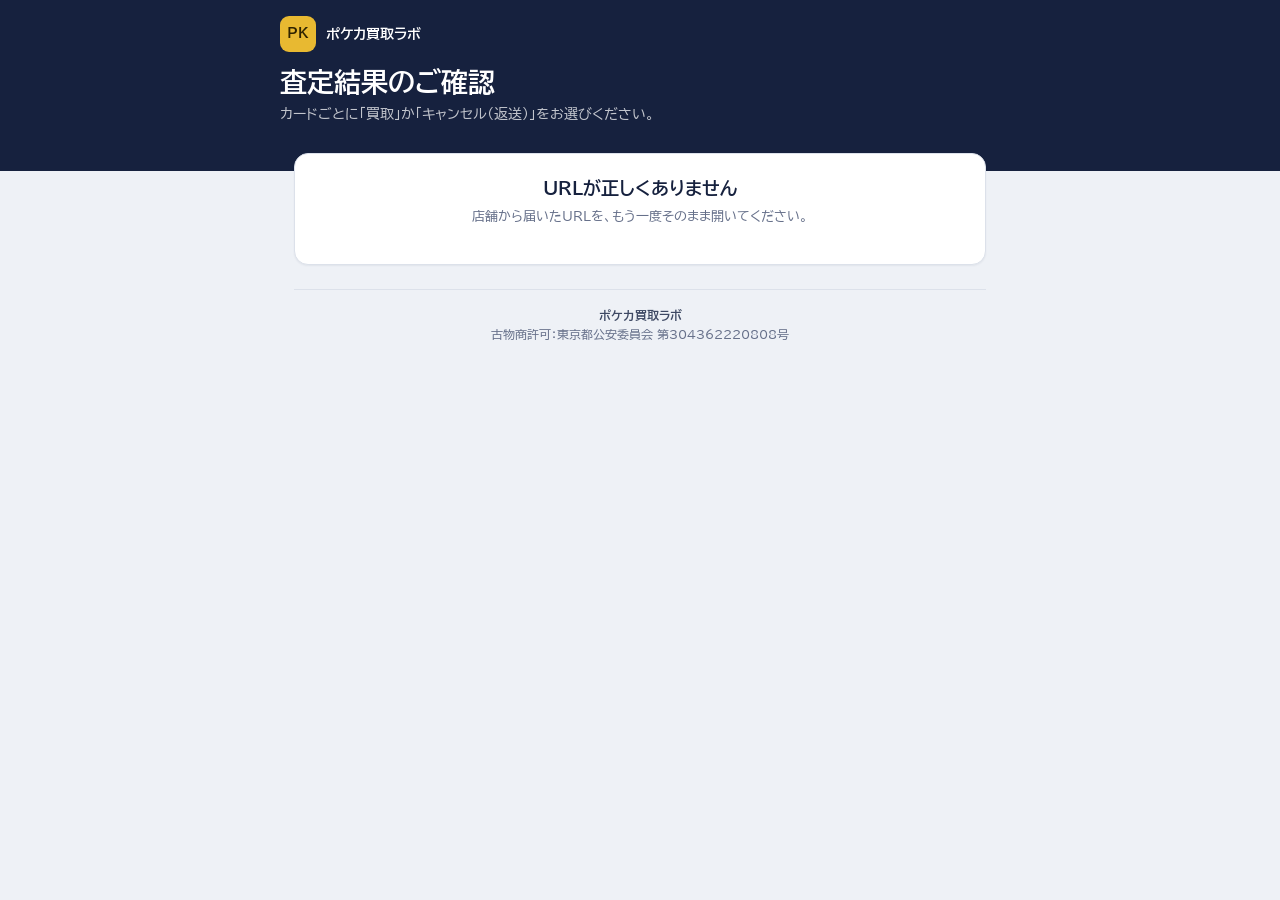
<file: Offer.html>
<!doctype html>
<html lang="ja">
<head>
  <meta charset="utf-8">
  <meta name="viewport" content="width=device-width, initial-scale=1, viewport-fit=cover">
  <meta name="theme-color" content="#16213e">
  <meta name="color-scheme" content="light dark">
  <meta name="referrer" content="no-referrer">
  <meta name="robots" content="noindex, nofollow">
  <title>査定結果のご確認｜ポケカ買取ラボ</title>
  <link rel="preconnect" href="https://fonts.googleapis.com">
  <link rel="preconnect" href="https://fonts.gstatic.com" crossorigin>
  <link rel="stylesheet" href="https://fonts.googleapis.com/css2?family=BIZ+UDPGothic:wght@400;700&display=swap">
  <link rel="stylesheet" href="pklab-theme.css">
  <style>
    /* 色は pklab-theme.css の共通トークンから取る（ライト／ダークは共通ファイル側で切り替え） */
    :root {
      --bar: var(--pk-bar, #16213e);
      --fill: var(--pk-fill, #16213e);
      --fill-hover: var(--pk-fill-hover, #24345f);
      --fill-soft: var(--pk-fill-soft, #e8ebf3);
      --heading: var(--pk-ink, #16213e);
      --link: var(--pk-link, #2c4bb3);
      --ink-900: var(--pk-ink, #16213e);
      --ink-700: var(--pk-ink-2, #3d4863);
      --ink-500: var(--pk-muted, #66708a);
      --ink-400: var(--pk-subtle, #9aa3b5);
      --line: var(--pk-line, #dce1ea);
      --line-strong: var(--pk-line-strong, #c6cedb);
      --surface: var(--pk-surface, #fff);
      --surface-soft: var(--pk-surface-2, #f6f8fb);
      --canvas: var(--pk-canvas, #eef1f6);
      --success: var(--pk-green, #1f8a5b);
      --success-bg: var(--pk-green-soft, #e6f4ec);
      --success-line: var(--pk-green-line, #a9d8bf);
      --warning: var(--pk-gold-text, #6e5100);
      --warning-bg: var(--pk-gold-soft, #fbf3d9);
      --danger: var(--pk-red, #c8402f);
      --danger-bg: var(--pk-red-soft, #fcedea);
      --danger-line: var(--pk-red-line, #edb8ae);
      --accept: var(--pk-green, #1f8a5b);
      --accept-bg: var(--pk-green-soft, #e6f4ec);
      --return: var(--pk-red, #c8402f);
      --return-bg: var(--pk-red-soft, #fcedea);
      --partial: var(--pk-blue, #3557c8);
      --partial-bg: var(--pk-blue-soft, #e8edfb);
      --shadow: var(--pk-shadow-1, 0 1px 2px rgba(22, 33, 62, .06));
      --radius-lg: 14px;
      --radius-md: 10px;
    }

    *, *::before, *::after { box-sizing: border-box; }
    html { background: var(--canvas); }
    body {
      margin: 0;
      min-width: 320px;
      padding-bottom: calc(96px + env(safe-area-inset-bottom));
      background: var(--canvas);
      color: var(--ink-900);
      font-family: var(--pk-font, "Hiragino Kaku Gothic ProN", "Yu Gothic", Meiryo, system-ui, sans-serif);
      line-height: 1.6;
      -webkit-font-smoothing: antialiased;
    }
    button, input, select { font: inherit; }
    button { cursor: pointer; touch-action: manipulation; }
    button:disabled { cursor: not-allowed; }
    :focus-visible { outline: 3px solid var(--pk-focus, rgba(232, 185, 49, .6)); outline-offset: 2px; }
    [hidden] { display: none !important; }

    .hero {
      padding: 16px 18px 46px;
      background: var(--bar);
      color: #fff;
    }
    .is-verified .hero { padding-bottom: 40px; }
    .is-verified .hero p { display: none; }
    .hero-inner, .shell { width: min(720px, 100%); margin: 0 auto; }
    .brand { display: flex; align-items: center; gap: 10px; }
    .brand-name { font-size: .88rem; font-weight: 700; }
    .hero h1 { margin: 12px 0 2px; font-size: clamp(1.3rem, 4.6vw, 1.7rem); line-height: 1.35; }
    .hero p { margin: 0; color: rgba(255, 255, 255, .74); font-size: .86rem; }

    .shell { position: relative; margin-top: -32px; padding: 0 14px; }
    .panel {
      border: 1px solid var(--line);
      border-radius: var(--radius-lg);
      padding: 20px 18px;
      background: var(--surface);
      box-shadow: var(--shadow);
    }
    .panel + .panel { margin-top: 14px; }
    .panel-title { margin: 0 0 4px; color: var(--heading); font-size: 1.12rem; font-weight: 700; }
    .panel-title:focus { outline: none; }
    .panel-lead { margin: 0 0 16px; color: var(--ink-500); font-size: .84rem; }

    .progress { display: grid; grid-template-columns: repeat(3, 1fr); gap: 6px; margin-bottom: 14px; }
    .progress span { height: 5px; border-radius: 999px; background: var(--line); }
    .progress span.is-done { background: var(--fill); }
    .progress-labels { display: grid; grid-template-columns: repeat(3, 1fr); margin: -8px 0 14px; color: var(--ink-500); font-size: .66rem; font-weight: 700; text-align: center; }
    .progress-labels .is-current { color: var(--link); }

    .status {
      margin: 0 0 14px;
      border: 1px solid var(--line);
      border-radius: var(--radius-md);
      padding: 11px 13px;
      background: var(--surface);
      font-size: .84rem;
      font-weight: 400;
    }
    .status.is-error { border-color: var(--danger-line); background: var(--danger-bg); color: var(--danger); }
    .status.is-success { border-color: var(--success-line); background: var(--success-bg); color: var(--success); }

    .field-label { display: block; margin: 0 0 6px; color: var(--ink-700); font-size: .8rem; font-weight: 700; }
    .control {
      width: 100%;
      min-height: 50px;
      border: 1px solid var(--line-strong);
      border-radius: var(--radius-md);
      padding: 11px 13px;
      background: var(--surface);
      color: var(--ink-900);
      font-size: 1rem;
    }
    .control:focus { border-color: var(--fill); box-shadow: 0 0 0 4px var(--fill-soft); outline: none; }
    .tel4 { max-width: 220px; font-size: 1.6rem; font-weight: 700; letter-spacing: .5em; text-align: center; font-variant-numeric: tabular-nums; }
    .hint { margin: 6px 0 0; color: var(--ink-500); font-size: .74rem; }
    .field + .field { margin-top: 14px; }
    .field-grid { display: grid; grid-template-columns: repeat(2, minmax(0, 1fr)); gap: 12px; }
    .field-grid .is-wide { grid-column: 1 / -1; }

    .btn {
      min-height: 52px;
      display: inline-flex;
      align-items: center;
      justify-content: center;
      gap: 8px;
      border: 1px solid transparent;
      border-radius: var(--radius-md);
      padding: 12px 18px;
      font-size: .95rem;
      font-weight: 700;
    }
    .btn-primary { background: var(--fill); color: #fff; }
    .btn-primary:hover:not(:disabled) { background: var(--fill-hover); }
    .btn-primary:disabled { background: var(--line-strong); color: var(--ink-500); box-shadow: none; }
    .btn-secondary { border-color: var(--line-strong); background: var(--surface); color: var(--ink-700); }
    .btn-block { width: 100%; }
    .button-row { display: flex; gap: 10px; margin-top: 18px; }
    .button-row .btn { flex: 1; }
    .button-row .btn-secondary { flex: 0 0 auto; }

    .offer-meta { display: grid; grid-template-columns: 1fr auto; gap: 6px 12px; align-items: end; }
    .offer-name { color: var(--heading); font-size: 1.08rem; font-weight: 700; }
    .offer-sub { color: var(--ink-500); font-size: .74rem; }
    .offer-total { color: var(--ink-500); font-size: .72rem; text-align: right; }
    .offer-total b { display: block; color: var(--ink-900); font-size: 1.15rem; font-variant-numeric: tabular-nums; }
    .bulk-box { margin: 14px 0 0; border: 1px solid var(--line); border-radius: var(--radius-md); padding: 10px; background: var(--surface-soft); }
    .bulk-title { margin-bottom: 8px; color: var(--ink-700); font-size: .78rem; font-weight: 700; }
    .bulk-row { display: grid; grid-template-columns: 1fr 1fr; gap: 8px; }
    .bulk-row button {
      min-height: 44px;
      border: 2px solid var(--line-strong);
      border-radius: 10px;
      background: var(--surface);
      font-size: .9rem;
      font-weight: 700;
    }
    .bulk-row [data-bulk="accept"] { border-color: var(--accept); color: var(--accept); }
    .bulk-row [data-bulk="return"] { border-color: var(--return); color: var(--return); }
    .bulk-row button.is-active[data-bulk="accept"] { background: var(--accept); color: #fff; }
    .bulk-row button.is-active[data-bulk="return"] { background: var(--return); color: #fff; }
    .bulk-hint { margin: 8px 0 0; color: var(--ink-500); font-size: .72rem; }

    .lines { display: grid; gap: 6px; margin-top: 12px; }
    .line {
      display: grid;
      grid-template-columns: minmax(0, 1fr) auto;
      align-items: center;
      gap: 10px;
      border: 1px solid var(--line);
      border-left: 4px solid var(--line-strong);
      border-radius: 10px;
      padding: 8px 10px 8px 11px;
      background: var(--surface);
      transition: border-color .15s ease, background .15s ease;
    }
    .line.is-accept { border-color: var(--success-line); border-left-color: var(--accept); background: var(--accept-bg); }
    .line.is-return { border-color: var(--danger-line); border-left-color: var(--return); background: var(--return-bg); }
    .line.is-partial { border-color: var(--line-strong); border-left-color: var(--partial); background: var(--partial-bg); }
    .line-main { min-width: 0; }
    .line-name {
      display: -webkit-box;
      overflow: hidden;
      font-size: .82rem;
      font-weight: 700;
      line-height: 1.35;
      word-break: break-word;
      -webkit-box-orient: vertical;
      -webkit-line-clamp: 2;
    }
    .line-meta { display: flex; flex-wrap: wrap; align-items: center; gap: 2px 6px; margin-top: 2px; color: var(--ink-500); font-size: .72rem; font-variant-numeric: tabular-nums; }
    .line-status { font-weight: 700; }
    .is-accept .line-status { color: var(--accept); }
    .is-return .line-status { color: var(--return); }
    .is-partial .line-status { color: var(--partial); }
    .choice { display: grid; grid-template-columns: 58px 76px; gap: 4px; }
    .choice button {
      height: 40px;
      border: 1px solid var(--line-strong);
      border-radius: 8px;
      padding: 0;
      background: var(--surface);
      color: var(--ink-700);
      font-size: .76rem;
      font-weight: 700;
    }
    .choice button[aria-pressed="true"][data-choice="accept"] { border-color: var(--accept); background: var(--accept); color: #fff; }
    .choice button[aria-pressed="true"][data-choice="return"] { border-color: var(--return); background: var(--return); color: #fff; }
    .qty-pick { display: grid; grid-template-columns: 40px 54px 40px; overflow: hidden; border: 1px solid var(--line-strong); border-radius: 8px; background: var(--surface); }
    .qty-pick button { height: 40px; border: 0; background: transparent; color: var(--ink-900); font-size: 1.1rem; font-weight: 700; }
    .qty-pick button:disabled { color: var(--ink-400); }
    .qty-pick output { display: grid; place-items: center; border-inline: 1px solid var(--line); font-size: .92rem; font-weight: 700; font-variant-numeric: tabular-nums; line-height: 1; }
    .qty-pick output small { margin-top: 2px; color: var(--ink-500); font-size: .6rem; font-weight: 700; }
    .line.is-fixed { border-style: dashed; border-left-style: solid; border-left-color: var(--ink-400); background: var(--surface-soft); }
    .fixed-badge { border-radius: 5px; padding: 0 5px; background: var(--line); color: var(--ink-700); font-size: .66rem; font-weight: 700; }
    .fixed-amount { font-size: .9rem; font-weight: 700; font-variant-numeric: tabular-nums; white-space: nowrap; }
    .lines-hint { margin: 10px 0 0; color: var(--ink-500); font-size: .72rem; }

    .note { margin: 14px 0 0; border-radius: 10px; padding: 10px 12px; background: var(--warning-bg); color: var(--warning); font-size: .78rem; font-weight: 400; }

    .sticky-total {
      position: fixed;
      left: 0; right: 0; bottom: 0;
      z-index: 20;
      padding: 10px 14px calc(10px + env(safe-area-inset-bottom));
      border-top: 1px solid var(--line);
      background: color-mix(in srgb, var(--surface) 94%, transparent);
      backdrop-filter: blur(12px);
    }
    .sticky-inner { width: min(720px, 100%); margin: 0 auto; display: flex; align-items: center; gap: 12px; }
    .sticky-copy { flex: 1; min-width: 0; font-size: .74rem; color: var(--ink-500); line-height: 1.35; }
    .sticky-copy b { display: block; color: var(--ink-900); font-size: 1.2rem; font-variant-numeric: tabular-nums; }
    .sticky-inner .btn { min-width: 132px; }

    .bank-card { border: 1px solid var(--line); border-radius: var(--radius-md); padding: 13px; background: var(--surface-soft); }
    .bank-card dl { display: grid; grid-template-columns: 6.5em 1fr; gap: 4px 10px; margin: 0; font-size: .86rem; }
    .bank-card dt { color: var(--ink-500); font-weight: 400; }
    .bank-card dd { margin: 0; font-weight: 700; word-break: break-word; }
    .radio-card { display: flex; align-items: flex-start; gap: 10px; margin-top: 10px; border: 1px solid var(--line-strong); border-radius: var(--radius-md); padding: 13px; background: var(--surface); font-weight: 700; }
    .radio-card input { width: 20px; height: 20px; margin: 2px 0 0; accent-color: var(--fill); }
    .radio-card small { display: block; color: var(--ink-500); font-weight: 400; }
    .bank-form { margin-top: 14px; }

    .summary { display: grid; gap: 8px; margin: 0; }
    .summary-row { display: flex; justify-content: space-between; gap: 12px; border-bottom: 1px solid var(--line); padding-bottom: 8px; font-size: .86rem; }
    .summary-row dt { color: var(--ink-500); font-weight: 400; }
    .summary-row dd { margin: 0; font-weight: 700; text-align: right; font-variant-numeric: tabular-nums; }
    .summary-row.is-total dd { color: var(--accept); font-size: 1.2rem; }
    details.lines-detail { margin-top: 10px; border: 1px solid var(--line); border-radius: 10px; padding: 9px 12px; font-size: .8rem; }
    details.lines-detail summary { cursor: pointer; font-weight: 700; color: var(--ink-700); }
    details.lines-detail ul { margin: 8px 0 0; padding-left: 1.1em; color: var(--ink-700); }

    .sign-wrap { position: relative; margin-top: 6px; }
    .sign-pad {
      width: 100%;
      height: 190px;
      display: block;
      border: 2px dashed var(--line-strong);
      border-radius: var(--radius-md);
      background: #fff;
      touch-action: none;
      cursor: crosshair;
    }
    .sign-pad.has-ink { border-style: solid; border-color: var(--fill); }
    .sign-placeholder { position: absolute; inset: 0; display: grid; place-items: center; color: #a6afbf; font-size: .9rem; font-weight: 400; pointer-events: none; }
    .sign-tools { display: flex; justify-content: space-between; align-items: center; margin-top: 6px; color: var(--ink-500); font-size: .74rem; }
    .link-btn { border: 0; padding: 4px 0; background: none; color: var(--link); font-size: .8rem; font-weight: 700; text-decoration: underline; }
    .agree { display: flex; gap: 10px; align-items: flex-start; margin-top: 16px; border: 1px solid var(--line-strong); border-radius: var(--radius-md); padding: 13px; font-size: .84rem; font-weight: 700; }
    .agree input { width: 22px; height: 22px; margin: 1px 0 0; flex: 0 0 auto; accent-color: var(--fill); }
    .agree small { display: block; margin-top: 2px; color: var(--ink-500); font-weight: 400; }

    .done-icon { width: 64px; height: 64px; display: grid; place-items: center; margin: 4px auto 12px; border-radius: 50%; background: var(--success-bg); color: var(--success); font-size: 2rem; font-weight: 700; }
    .center { text-align: center; }
    .muted { color: var(--ink-500); font-size: .78rem; }
    .spinner { width: 18px; height: 18px; border: 2px solid rgba(255, 255, 255, .4); border-top-color: #fff; border-radius: 50%; animation: spin .8s linear infinite; }
    @keyframes spin { to { transform: rotate(360deg); } }
    .pk-legal { margin-top: 24px; }

    @media (max-width: 420px) {
      .panel { padding: 18px 14px; }
      .field-grid { grid-template-columns: 1fr; }
      .sticky-inner .btn { min-width: 112px; padding-inline: 12px; }
    }
    @media (prefers-reduced-motion: reduce) { * { transition: none !important; animation: none !important; } }
  </style>
</head>
<body>
  <header class="hero">
    <div class="hero-inner">
      <div class="brand">
        <div class="pk-mark" aria-hidden="true">PK</div>
        <div class="brand-name">ポケカ買取ラボ</div>
      </div>
      <h1>査定結果のご確認</h1>
      <p>カードごとに「買取」か「キャンセル（返送）」をお選びください。</p>
    </div>
  </header>

  <main class="shell">
    <div id="status" class="status" role="status" aria-live="polite" hidden></div>

    <!-- 読み込み中 -->
    <section id="view-loading" class="panel center">
      <p class="muted">読み込んでいます…</p>
    </section>

    <!-- 本人確認 -->
    <section id="view-verify" class="panel" hidden>
      <h2 class="panel-title" tabindex="-1">電話番号の下4桁を入力してください</h2>
      <p class="panel-lead">お申込み時にご登録いただいた電話番号の、下4桁をご入力ください。</p>
      <form id="verify-form" novalidate>
        <label class="field-label" for="tel4">電話番号の下4桁</label>
        <input id="tel4" class="control tel4" type="text" inputmode="numeric" pattern="[0-9]*" maxlength="4" autocomplete="off" placeholder="0000" required>
        <p id="tel4-hint" class="hint">入力を5回間違えると、このURLはロックされます。</p>
        <button id="verify-btn" class="btn btn-primary btn-block" type="submit" style="margin-top:16px">査定結果を見る</button>
      </form>
    </section>

    <!-- 1. カードごとの選択 -->
    <section id="view-select" hidden>
      <div class="panel">
        <div class="progress" aria-hidden="true"><span class="is-done"></span><span></span><span></span></div>
        <div class="progress-labels" aria-hidden="true"><span class="is-current">選択</span><span>振込先</span><span>承認</span></div>
        <div class="offer-meta">
          <div>
            <div id="offer-name" class="offer-name"></div>
            <div id="offer-expiry" class="offer-sub"></div>
          </div>
          <div class="offer-total">査定額（全品）<b id="offer-total"></b></div>
        </div>
        <div class="bulk-box">
          <div class="bulk-title">まとめて選ぶ</div>
          <div class="bulk-row">
            <button type="button" id="all-accept" data-bulk="accept">全件 買取する</button>
            <button type="button" id="all-return" data-bulk="return">全件 キャンセル</button>
          </div>
        </div>
        <p class="lines-hint">2枚以上の行は、選んだあとに ＋／− で買取する枚数を変えられます。</p>
        <div id="lines" class="lines"></div>
        <p class="note">キャンセルしたカードは返送いたします。返送料はお客様のご負担（着払い）となります。</p>
      </div>
    </section>

    <!-- 2. 振込先 -->
    <section id="view-bank" class="panel" hidden>
      <div class="progress" aria-hidden="true"><span class="is-done"></span><span class="is-done"></span><span></span></div>
      <div class="progress-labels" aria-hidden="true"><span>選択</span><span class="is-current">振込先</span><span>承認</span></div>
      <h2 class="panel-title" tabindex="-1">振込先のご確認</h2>
      <p class="panel-lead">買取代金のお振込み先です。ご本人名義の口座に限ります。</p>
      <div id="bank-current" class="bank-card"></div>
      <label class="radio-card">
        <input type="radio" name="bank-choice" value="keep" checked>
        <span>この口座で受け取る</span>
      </label>
      <label class="radio-card">
        <input type="radio" name="bank-choice" value="change">
        <span>別の口座に変更する<small>店舗で確認のうえお振込みします。</small></span>
      </label>
      <div id="bank-form" class="bank-form" hidden>
        <div class="field-grid">
          <div class="field">
            <label class="field-label" for="bankName">金融機関名</label>
            <input id="bankName" class="control" type="text" maxlength="80" placeholder="〇〇銀行" autocomplete="off">
          </div>
          <div class="field">
            <label class="field-label" for="bankBranch">支店名</label>
            <input id="bankBranch" class="control" type="text" maxlength="80" placeholder="〇〇支店" autocomplete="off">
          </div>
          <div class="field">
            <label class="field-label" for="bankType">口座種別</label>
            <select id="bankType" class="control">
              <option value="普通">普通</option>
              <option value="当座">当座</option>
            </select>
          </div>
          <div class="field">
            <label class="field-label" for="bankNum">口座番号</label>
            <input id="bankNum" class="control" type="text" inputmode="numeric" maxlength="8" placeholder="1234567" autocomplete="off">
          </div>
          <div class="field is-wide">
            <label class="field-label" for="bankHolder">口座名義（全角カタカナ）</label>
            <input id="bankHolder" class="control" type="text" maxlength="80" placeholder="ヤマダ タロウ" autocomplete="off">
            <p id="bank-hint" class="hint">ご本人名義の口座をご入力ください。</p>
          </div>
        </div>
      </div>
      <div class="button-row">
        <button class="btn btn-secondary" type="button" data-go="select">戻る</button>
        <button class="btn btn-primary" type="button" id="bank-next">内容の確認へ</button>
      </div>
    </section>

    <!-- 3. 確認・サイン -->
    <section id="view-sign" class="panel" hidden>
      <div class="progress" aria-hidden="true"><span class="is-done"></span><span class="is-done"></span><span class="is-done"></span></div>
      <div class="progress-labels" aria-hidden="true"><span>選択</span><span>振込先</span><span class="is-current">承認</span></div>
      <h2 class="panel-title" tabindex="-1">内容のご確認とサイン</h2>
      <p class="panel-lead">内容をご確認のうえ、サインをして承認してください。</p>
      <dl id="sign-summary" class="summary"></dl>
      <div id="sign-details"></div>

      <div class="field" style="margin-top:18px">
        <label class="field-label" for="signerName">お名前（フルネーム）</label>
        <input id="signerName" class="control" type="text" maxlength="80" autocomplete="name">
      </div>
      <div class="field">
        <span class="field-label" id="sign-label">サイン</span>
        <div class="sign-wrap">
          <canvas id="sign-pad" class="sign-pad" aria-labelledby="sign-label" role="img"></canvas>
          <div id="sign-placeholder" class="sign-placeholder">ここに指またはペンでサインしてください</div>
        </div>
        <div class="sign-tools">
          <span>枠の中に、お名前をお書きください</span>
          <button id="sign-clear" class="link-btn" type="button">書き直す</button>
        </div>
      </div>

      <label class="agree">
        <input id="agree" type="checkbox">
        <span id="agree-text">上記の内容に同意します</span>
      </label>

      <div class="button-row">
        <button class="btn btn-secondary" type="button" id="sign-back">戻る</button>
        <button class="btn btn-primary" type="button" id="submit-btn">承認して送信</button>
      </div>
    </section>

    <!-- 完了・回答済み -->
    <section id="view-done" class="panel" hidden>
      <div class="done-icon" aria-hidden="true">✓</div>
      <h2 id="done-title" class="panel-title center" tabindex="-1">回答を受け付けました</h2>
      <p id="done-lead" class="panel-lead center">ありがとうございました。内容を確認のうえ、店舗よりお振込み・返送の手続きを進めます。</p>
      <dl id="done-summary" class="summary"></dl>
      <div id="done-details"></div>
      <p class="muted center" style="margin-top:16px">この画面は閉じていただいて構いません。</p>
    </section>

    <!-- エラー・期限切れなど -->
    <section id="view-message" class="panel center" hidden>
      <h2 id="message-title" class="panel-title" tabindex="-1"></h2>
      <p id="message-text" class="panel-lead"></p>
    </section>

    <!-- 古物営業法に基づく表示。氏名または名称は許可証の記載どおりにしてください -->
    <footer class="pk-legal">
      <div><strong>ポケカ買取ラボ</strong></div>
      <div>古物商許可：東京都公安委員会 第304362220808号</div>
    </footer>
  </main>

  <div id="sticky-total" class="sticky-total" hidden>
    <div class="sticky-inner">
      <div id="sticky-copy" class="sticky-copy"></div>
      <button id="select-next" class="btn btn-primary" type="button">次へ</button>
    </div>
  </div>

  <script>
    "use strict";

    const GAS_URL = "https://script.google.com/macros/s/AKfycby5xWYc8T8kjh1-f7flDw5djwL3kGpBM1n-jiObp-BgifTNwFYXYv_-wZWRmzAGZHwMzQ/exec";
    const TERMS_VERSION = "2026-07-29";
    const REQUEST_TIMEOUT_MS = 25000;

    const state = {
      token: "",
      tel4: "",
      offer: null,
      choices: {},          // lineId -> 買取枚数（未選択は undefined）
      bankChange: null,
      requestId: "",
      submitting: false
    };
    const byId = (id) => document.getElementById(id);
    const VIEWS = ["loading", "verify", "select", "bank", "sign", "done", "message"];

    document.addEventListener("DOMContentLoaded", initialize);

    function initialize() {
      const params = new URLSearchParams(location.hash.replace(/^#/, ""));
      state.token = String(params.get("t") || "").trim().toLowerCase();
      if (!/^[a-f0-9]{64}$/.test(state.token)) {
        showMessage("URLが正しくありません", "店舗から届いたURLを、もう一度そのまま開いてください。");
        return;
      }
      byId("verify-form").addEventListener("submit", verify);
      byId("tel4").addEventListener("input", (event) => {
        event.target.value = toHalfDigits(event.target.value).slice(0, 4);
      });
      byId("all-accept").addEventListener("click", () => setAll("accept"));
      byId("all-return").addEventListener("click", () => setAll("return"));
      byId("lines").addEventListener("click", handleLineClick);
      byId("select-next").addEventListener("click", goFromSelect);
      document.querySelectorAll("[data-go]").forEach((button) => button.addEventListener("click", () => show(button.dataset.go)));
      document.querySelectorAll('input[name="bank-choice"]').forEach((input) => input.addEventListener("change", updateBankForm));
      byId("bankNum").addEventListener("input", (event) => { event.target.value = toHalfDigits(event.target.value).slice(0, 8); });
      byId("bank-next").addEventListener("click", goFromBank);
      byId("sign-back").addEventListener("click", () => show(acceptedCardQty() > 0 ? "bank" : "select"));
      byId("submit-btn").addEventListener("click", submit);
      byId("sign-clear").addEventListener("click", () => signaturePad.clear());
      signaturePad.init(byId("sign-pad"));
      show("verify");
      window.setTimeout(() => byId("tel4").focus(), 50);
    }

    // ===== 画面切り替え =====
    function show(name) {
      VIEWS.forEach((view) => { byId(`view-${view}`).hidden = view !== name; });
      byId("sticky-total").hidden = name !== "select";
      if (name !== "verify") clearStatus();
      if (name === "select") renderLines();
      if (name === "bank") renderBank();
      if (name === "sign") {
        renderSignSummary();
        signaturePad.resize();
      }
      window.scrollTo({ top: 0, behavior: "smooth" });
      window.setTimeout(() => byId(`view-${name}`).querySelector(".panel-title")?.focus({ preventScroll: true }), 120);
    }

    function showMessage(title, text) {
      byId("message-title").textContent = title;
      byId("message-text").textContent = text;
      show("message");
    }

    function setStatus(message, type = "") {
      const status = byId("status");
      status.textContent = message;
      status.className = `status ${type ? `is-${type}` : ""}`;
      status.hidden = false;
    }

    function clearStatus() {
      byId("status").hidden = true;
    }

    // ===== 通信 =====
    async function api(action, data) {
      const controller = new AbortController();
      const timer = window.setTimeout(() => controller.abort(), REQUEST_TIMEOUT_MS);
      try {
        const response = await fetch(GAS_URL, {
          method: "POST",
          body: JSON.stringify(Object.assign({}, data, { action, token: state.token })),
          cache: "no-store",
          referrerPolicy: "no-referrer",
          signal: controller.signal
        });
        const json = await response.json();
        if (!json || json.result !== "SUCCESS") {
          const error = new Error(json?.message || "処理できませんでした。");
          error.code = json?.code || "";
          error.field = json?.field || "";
          throw error;
        }
        return json;
      } catch (error) {
        if (error.name === "AbortError") {
          const timeout = new Error("通信がタイムアウトしました。電波の良い場所でもう一度お試しください。");
          timeout.code = "TIMEOUT";
          throw timeout;
        }
        if (!error.code) error.message = "通信できませんでした。電波の良い場所でもう一度お試しください。";
        throw error;
      } finally {
        window.clearTimeout(timer);
      }
    }

    function handleFatalError(error) {
      const titles = {
        OFFER_NOT_FOUND: "URLが無効です",
        OFFER_CANCELLED: "このURLは無効になりました",
        OFFER_LOCKED: "URLがロックされました",
        OFFER_EXPIRED: "回答期限を過ぎています",
        OFFER_CHANGED: "査定内容が更新されました"
      };
      if (titles[error.code]) {
        showMessage(titles[error.code], error.message);
        return true;
      }
      return false;
    }

    // ===== 本人確認 =====
    async function verify(event) {
      event.preventDefault();
      const tel4 = toHalfDigits(byId("tel4").value);
      if (!/^\d{4}$/.test(tel4)) {
        setStatus("電話番号の下4桁（数字4つ）を入力してください。", "error");
        byId("tel4").focus();
        return;
      }
      const button = byId("verify-btn");
      button.disabled = true;
      button.innerHTML = '<span class="spinner" aria-hidden="true"></span>確認しています';
      try {
        const result = await api("offer_open", { tel4 });
        state.tel4 = tel4;
        state.offer = result.offer;
        document.body.classList.add("is-verified");
        clearStatus();
        routeByStatus();
      } catch (error) {
        if (!handleFatalError(error)) {
          setStatus(error.message, "error");
          byId("tel4").select();
        }
      } finally {
        button.disabled = false;
        button.textContent = "査定結果を見る";
      }
    }

    function routeByStatus() {
      const offer = state.offer;
      if (offer.status === "回答待ち") {
        byId("offer-name").textContent = `${offer.customerName} 様`;
        byId("offer-expiry").textContent = `回答期限：${formatDateTime(offer.expiresAt)}`;
        byId("offer-total").textContent = formatYen(offer.totalAmount);
        byId("signerName").value = "";
        byId("signerName").placeholder = offer.customerName || "山田 太郎";
        show("select");
        return;
      }
      if (offer.status === "期限切れ") {
        showMessage("回答期限を過ぎています", `回答期限（${formatDateTime(offer.expiresAt)}）を過ぎたため、このページからは回答できません。お手数ですが店舗へご連絡ください。`);
        return;
      }
      // 回答済み・確定済み
      showDone(offer, true);
    }

    // ===== カードごとの選択 =====
    function cardLines() {
      return state.offer.lines.filter((line) => line.p >= 0);
    }

    function deductionLines() {
      return state.offer.lines.filter((line) => line.p < 0);
    }

    function acceptedCardQty() {
      return cardLines().reduce((sum, line) => sum + (Number(state.choices[line.lineId]) || 0), 0);
    }

    function totals() {
      const accepted = acceptedCardQty();
      let amount = cardLines().reduce((sum, line) => sum + line.p * (Number(state.choices[line.lineId]) || 0), 0);
      if (accepted > 0) amount += deductionLines().reduce((sum, line) => sum + line.p * line.q, 0);
      const returned = cardLines().reduce((sum, line) => sum + (state.choices[line.lineId] === undefined ? 0 : line.q - state.choices[line.lineId]), 0);
      const undecided = cardLines().filter((line) => state.choices[line.lineId] === undefined).length;
      return { accepted, amount: accepted > 0 ? amount : 0, returned, undecided };
    }

    function renderLines() {
      byId("lines").innerHTML = cardLines().map((line) => {
        const value = state.choices[line.lineId];
        const decided = value !== undefined;
        const kind = !decided ? "" : value === line.q ? "accept" : value === 0 ? "return" : "partial";
        const status = !decided ? ""
          : kind === "accept" ? "買取"
          : kind === "return" ? "キャンセル"
          : `買取${value}枚・返送${line.q - value}枚`;
        // 2枚以上の行は、選んだあとに枚数を ＋／− で調整（0＝全部キャンセル、最大＝全部買取）
        const control = decided && line.q > 1
          ? `<div class="qty-pick" role="group" aria-label="${escapeHtml(line.n)}の買取枚数">
               <button type="button" data-step="-1" aria-label="買取を1枚減らす" ${value <= 0 ? "disabled" : ""}>−</button>
               <output aria-live="polite">${value}<small>/${line.q}枚</small></output>
               <button type="button" data-step="1" aria-label="買取を1枚増やす" ${value >= line.q ? "disabled" : ""}>＋</button>
             </div>`
          : `<div class="choice" role="group" aria-label="${escapeHtml(line.n)}の選択">
               <button type="button" data-choice="accept" aria-pressed="${kind === "accept"}">買取</button>
               <button type="button" data-choice="return" aria-pressed="${kind === "return"}">キャンセル</button>
             </div>`;
        return `
          <article class="line ${kind ? `is-${kind}` : ""}" data-line="${escapeHtml(line.lineId)}">
            <div class="line-main">
              <div class="line-name" title="${escapeHtml(line.n)}">${escapeHtml(line.n)}</div>
              <div class="line-meta">
                <span class="pk-rank" data-rank="${escapeHtml(line.t)}" aria-label="ランク${escapeHtml(line.t)}">${escapeHtml(line.t)}</span>
                <span>${formatYen(line.p)}${line.q > 1 ? ` × ${line.q}枚` : ""}</span>
                ${status ? `<span class="line-status">${status}</span>` : ""}
              </div>
            </div>
            ${control}
          </article>`;
      }).join("") + deductionLines().map((line) => {
        // 手数料・送料などのマイナス項目は変更不可。常に一番下に表示する
        const applied = acceptedCardQty() > 0;
        return `
          <article class="line is-fixed">
            <div class="line-main">
              <div class="line-name">${escapeHtml(line.n)}</div>
              <div class="line-meta">
                <span class="fixed-badge">変更不可</span>
                <span>${applied ? "お振込み金額から差し引き" : "買取があれば差し引き"}</span>
              </div>
            </div>
            <div class="fixed-amount">${applied ? formatYen(line.p * line.q) : formatYen(0)}</div>
          </article>`;
      }).join("");
      const sum = totals();
      const allAccept = !sum.undecided && sum.returned === 0 && sum.accepted > 0;
      const allReturn = !sum.undecided && sum.accepted === 0;
      byId("all-accept").classList.toggle("is-active", allAccept);
      byId("all-return").classList.toggle("is-active", allReturn);
      byId("all-accept").setAttribute("aria-pressed", String(allAccept));
      byId("all-return").setAttribute("aria-pressed", String(allReturn));
      renderSticky();
    }

    function renderSticky() {
      const sum = totals();
      byId("sticky-copy").innerHTML = sum.undecided
        ? `あと <b style="display:inline;font-size:1rem">${sum.undecided}件</b> 選んでください`
        : `買取 ${sum.accepted}枚・キャンセル ${sum.returned}枚<b>${formatYen(sum.amount)}</b>`;
      byId("select-next").disabled = sum.undecided > 0;
    }

    function handleLineClick(event) {
      const lineElement = event.target.closest("[data-line]");
      if (!lineElement) return;
      const line = cardLines().find((item) => item.lineId === lineElement.dataset.line);
      if (!line) return;
      const choice = event.target.closest("[data-choice]")?.dataset.choice;
      const step = Number(event.target.closest("[data-step]")?.dataset.step || 0);
      if (choice === "accept") {
        state.choices[line.lineId] = line.q;
      } else if (choice === "return") {
        state.choices[line.lineId] = 0;
      } else if (step) {
        state.choices[line.lineId] = Math.min(line.q, Math.max(0, (Number(state.choices[line.lineId]) || 0) + step));
      } else {
        return;
      }
      renderLines();
    }

    function setAll(kind) {
      cardLines().forEach((line) => {
        state.choices[line.lineId] = kind === "accept" ? line.q : 0;
      });
      renderLines();
    }

    function goFromSelect() {
      const sum = totals();
      if (sum.undecided) return;
      if (sum.accepted > 0 && sum.amount < 0) {
        setStatus("差し引き後の金額がマイナスになります。選択を見直すか、店舗へご連絡ください。", "error");
        return;
      }
      show(sum.accepted > 0 ? "bank" : "sign");
    }

    // ===== 振込先 =====
    function renderBank() {
      const bank = state.offer.bank || {};
      const hasBank = Boolean(bank.bankName && bank.bankNumMasked);
      byId("bank-current").innerHTML = hasBank ? `
        <dl>
          <dt>金融機関</dt><dd>${escapeHtml(bank.bankName)}</dd>
          <dt>支店</dt><dd>${escapeHtml(bank.bankBranch || "—")}</dd>
          <dt>口座種別</dt><dd>${escapeHtml(bank.bankType || "—")}</dd>
          <dt>口座番号</dt><dd>${escapeHtml(bank.bankNumMasked)}</dd>
          <dt>名義</dt><dd>${escapeHtml(bank.bankHolder || "—")}</dd>
        </dl>` : `<p class="muted" style="margin:0">振込先が登録されていません。下の「別の口座に変更する」からご入力ください。</p>`;
      const keep = document.querySelector('input[name="bank-choice"][value="keep"]');
      keep.disabled = !hasBank;
      if (!hasBank) document.querySelector('input[name="bank-choice"][value="change"]').checked = true;
      updateBankForm();
    }

    function updateBankForm() {
      const change = document.querySelector('input[name="bank-choice"]:checked')?.value === "change";
      byId("bank-form").hidden = !change;
    }

    function goFromBank() {
      const change = document.querySelector('input[name="bank-choice"]:checked')?.value === "change";
      if (!change) {
        state.bankChange = null;
        show("sign");
        return;
      }
      const bank = {
        bankName: byId("bankName").value.trim(),
        bankBranch: byId("bankBranch").value.trim(),
        bankType: byId("bankType").value,
        bankNum: toHalfDigits(byId("bankNum").value),
        bankHolder: byId("bankHolder").value.replace(/[ \t　]+/g, " ").trim()
      };
      const error =
        !bank.bankName ? ["bankName", "金融機関名を入力してください。"] :
        !bank.bankBranch ? ["bankBranch", "支店名を入力してください。"] :
        !/^\d{6,8}$/.test(bank.bankNum) ? ["bankNum", "口座番号は6〜8桁の数字で入力してください。"] :
        !/^[ァ-ヶー・ 　]+$/.test(bank.bankHolder) ? ["bankHolder", "口座名義は全角カタカナで入力してください。"] : null;
      if (error) {
        setStatus(error[1], "error");
        byId(error[0]).focus();
        return;
      }
      state.bankChange = bank;
      show("sign");
    }

    // ===== 確認・サイン =====
    function bankLabel() {
      if (state.bankChange) {
        const bank = state.bankChange;
        return `${bank.bankName} ${bank.bankBranch} ${bank.bankType} ****${bank.bankNum.slice(-4)}（変更後）`;
      }
      const bank = state.offer.bank || {};
      return `${bank.bankName} ${bank.bankBranch} ${bank.bankType} ${bank.bankNumMasked}`;
    }

    function renderSignSummary() {
      const sum = totals();
      const rows = [
        ["買取", `${sum.accepted}枚`],
        ["キャンセル（返送）", `${sum.returned}枚`]
      ];
      if (sum.accepted > 0) {
        deductionLines().forEach((line) => rows.push([`${line.n}（差し引き）`, formatYen(line.p * line.q)]));
        rows.push(["振込先", bankLabel()]);
      }
      rows.push(["お振込み金額", formatYen(sum.amount), true]);
      byId("sign-summary").innerHTML = rows.map(([label, value, total]) => `
        <div class="summary-row ${total ? "is-total" : ""}"><dt>${escapeHtml(label)}</dt><dd>${escapeHtml(value)}</dd></div>`).join("");

      const accepted = cardLines().filter((line) => state.choices[line.lineId] > 0);
      const returned = cardLines().filter((line) => state.choices[line.lineId] < line.q);
      byId("sign-details").innerHTML = [
        accepted.length ? detailsList("買取するカード", accepted.map((line) => `${line.n}（${line.t}）× ${state.choices[line.lineId]}枚`)) : "",
        returned.length ? detailsList("キャンセル（返送）するカード", returned.map((line) => `${line.n}（${line.t}）× ${line.q - state.choices[line.lineId]}枚`)) : ""
      ].join("");

      const parts = ["上記の内容に同意します。"];
      if (sum.accepted > 0) parts.push("振込先が本人名義の口座であることを確認しました。");
      if (sum.returned > 0) parts.push("キャンセル分が着払いで返送されることを了承します。");
      byId("agree-text").innerHTML = `${escapeHtml(parts[0])}${parts.length > 1 ? `<small>${escapeHtml(parts.slice(1).join(""))}</small>` : ""}`;
    }

    function detailsList(title, items) {
      return `<details class="lines-detail"><summary>${escapeHtml(title)}（${items.length}件）</summary><ul>${items.map((item) => `<li>${escapeHtml(item)}</li>`).join("")}</ul></details>`;
    }

    async function submit() {
      if (state.submitting) return;
      const signerName = byId("signerName").value.replace(/[ \t　]+/g, " ").trim();
      if (!signerName) {
        setStatus("お名前（フルネーム）を入力してください。", "error");
        byId("signerName").focus();
        return;
      }
      if (!signaturePad.isSigned()) {
        setStatus("枠の中にサインをご記入ください。", "error");
        byId("sign-pad").scrollIntoView({ behavior: "smooth", block: "center" });
        return;
      }
      if (!byId("agree").checked) {
        setStatus("内容への同意にチェックを入れてください。", "error");
        byId("agree").focus();
        return;
      }

      state.submitting = true;
      // 同じ回答の再送は二重にならないよう、1回の回答には同じIDを使う
      if (!state.requestId) state.requestId = createRequestId();
      const button = byId("submit-btn");
      button.disabled = true;
      button.innerHTML = '<span class="spinner" aria-hidden="true"></span>送信しています';
      try {
        const result = await api("offer_respond", {
          tel4: state.tel4,
          requestId: state.requestId,
          contentHash: state.offer.contentHash,
          selections: cardLines().map((line) => ({ lineId: line.lineId, acceptQty: Number(state.choices[line.lineId]) || 0 })),
          bankChange: totals().accepted > 0 ? state.bankChange : null,
          signerName,
          signature: signaturePad.toDataURL(),
          agreed: true,
          termsVersion: TERMS_VERSION,
          userAgent: navigator.userAgent
        });
        state.offer = result.offer;
        showDone(result.offer, false);
      } catch (error) {
        if (error.code === "OFFER_ALREADY_ANSWERED") {
          showMessage("回答済みです", "この査定にはすでに回答いただいています。内容を変更したい場合は店舗へご連絡ください。");
        } else if (!handleFatalError(error)) {
          if (["bankName", "bankBranch", "bankType", "bankNum", "bankHolder"].includes(error.field)) {
            show("bank");
            document.querySelector('input[name="bank-choice"][value="change"]').checked = true;
            updateBankForm();
            byId(error.field)?.focus();
          }
          setStatus(error.message, "error");
        }
      } finally {
        state.submitting = false;
        button.disabled = false;
        button.textContent = "承認して送信";
      }
    }

    function showDone(offer, alreadyAnswered) {
      const answer = offer.answer || {};
      byId("done-title").textContent = alreadyAnswered ? "回答済みです" : "回答を受け付けました";
      byId("done-lead").textContent = alreadyAnswered
        ? `${formatDateTime(answer.answeredAt)} に回答いただいています。内容を変更したい場合は店舗へご連絡ください。`
        : "ありがとうございました。内容を確認のうえ、店舗よりお振込み・返送の手続きを進めます。";
      const rows = [["買取", `${answer.acceptedQty || 0}枚`], ["キャンセル（返送）", `${answer.returnedQty || 0}枚`]];
      if (answer.acceptedQty > 0 && answer.bank) {
        rows.push(["振込先", `${answer.bank.bankName} ${answer.bank.bankBranch} ${answer.bank.bankNumMasked}${answer.bankChanged ? "（変更後）" : ""}`]);
      }
      rows.push(["お振込み金額", formatYen(answer.acceptedAmount || 0), true]);
      byId("done-summary").innerHTML = rows.map(([label, value, total]) => `
        <div class="summary-row ${total ? "is-total" : ""}"><dt>${escapeHtml(label)}</dt><dd>${escapeHtml(value)}</dd></div>`).join("");
      const selections = (answer.selections || []).filter((line) => line.p >= 0);
      if (answer.acceptedQty > 0) {
        (answer.selections || []).filter((line) => line.p < 0 && line.acceptQty > 0)
          .forEach((line) => rows.splice(rows.length - 1, 0, [`${line.n}（差し引き）`, formatYen(line.p * line.acceptQty)]));
        byId("done-summary").innerHTML = rows.map(([label, value, total]) => `
        <div class="summary-row ${total ? "is-total" : ""}"><dt>${escapeHtml(label)}</dt><dd>${escapeHtml(value)}</dd></div>`).join("");
      }
      byId("done-details").innerHTML = selections.length
        ? detailsList("カードごとの内容", selections.map((line) => `${line.n}（${line.t}）：買取 ${line.acceptQty}枚／返送 ${line.returnQty}枚`))
        : "";
      show("done");
    }

    // ===== サインパッド =====
    const signaturePad = {
      canvas: null,
      context: null,
      drawing: false,
      inkLength: 0,
      last: null,
      init(canvas) {
        this.canvas = canvas;
        this.context = canvas.getContext("2d");
        canvas.addEventListener("pointerdown", (event) => this.start(event));
        canvas.addEventListener("pointermove", (event) => this.move(event));
        ["pointerup", "pointercancel", "pointerleave"].forEach((type) => canvas.addEventListener(type, () => this.end()));
        window.addEventListener("resize", () => { if (!this.inkLength) this.resize(); });
      },
      resize() {
        const rect = this.canvas.getBoundingClientRect();
        if (!rect.width) return;
        const ratio = Math.min(2, window.devicePixelRatio || 1);
        this.canvas.width = Math.round(rect.width * ratio);
        this.canvas.height = Math.round(rect.height * ratio);
        this.context.setTransform(ratio, 0, 0, ratio, 0, 0);
        this.clear();
      },
      clear() {
        const { canvas, context } = this;
        context.save();
        context.setTransform(1, 0, 0, 1, 0, 0);
        context.fillStyle = "#ffffff";
        context.fillRect(0, 0, canvas.width, canvas.height);
        context.restore();
        this.inkLength = 0;
        canvas.classList.remove("has-ink");
        byId("sign-placeholder").hidden = false;
      },
      point(event) {
        const rect = this.canvas.getBoundingClientRect();
        return { x: event.clientX - rect.left, y: event.clientY - rect.top };
      },
      start(event) {
        event.preventDefault();
        this.canvas.setPointerCapture?.(event.pointerId);
        this.drawing = true;
        this.last = this.point(event);
        byId("sign-placeholder").hidden = true;
      },
      move(event) {
        if (!this.drawing) return;
        event.preventDefault();
        const point = this.point(event);
        const context = this.context;
        context.strokeStyle = "#111827";
        context.lineWidth = event.pointerType === "pen" ? 2.2 + (event.pressure || .5) * 1.5 : 2.8;
        context.lineCap = "round";
        context.lineJoin = "round";
        context.beginPath();
        context.moveTo(this.last.x, this.last.y);
        context.lineTo(point.x, point.y);
        context.stroke();
        this.inkLength += Math.hypot(point.x - this.last.x, point.y - this.last.y);
        this.last = point;
        if (this.inkLength > 0) this.canvas.classList.add("has-ink");
      },
      end() {
        this.drawing = false;
      },
      isSigned() {
        return this.inkLength > 40;
      },
      toDataURL() {
        // 送信サイズを抑えるため最大幅600pxに縮小
        const maxWidth = 600;
        const scale = Math.min(1, maxWidth / this.canvas.width);
        const output = document.createElement("canvas");
        output.width = Math.round(this.canvas.width * scale);
        output.height = Math.round(this.canvas.height * scale);
        const context = output.getContext("2d");
        context.fillStyle = "#ffffff";
        context.fillRect(0, 0, output.width, output.height);
        context.drawImage(this.canvas, 0, 0, output.width, output.height);
        return output.toDataURL("image/png");
      }
    };

    // ===== 共通 =====
    function toHalfDigits(value) {
      return String(value || "").replace(/[０-９]/g, (character) => String.fromCharCode(character.charCodeAt(0) - 0xfee0)).replace(/\D/g, "");
    }

    function formatYen(value) {
      const number = Number(value) || 0;
      return number < 0 ? `−¥${Math.abs(number).toLocaleString("ja-JP")}` : `¥${number.toLocaleString("ja-JP")}`;
    }

    function formatDateTime(value) {
      const date = new Date(value);
      if (Number.isNaN(date.getTime())) return String(value || "");
      return new Intl.DateTimeFormat("ja-JP", { month: "numeric", day: "numeric", weekday: "short", hour: "2-digit", minute: "2-digit", timeZone: "Asia/Tokyo" }).format(date);
    }

    function createRequestId() {
      return `resp_${window.crypto?.randomUUID?.() || `${Date.now()}_${Math.random().toString(36).slice(2, 12)}`}`;
    }

    function escapeHtml(value) {
      return String(value ?? "")
        .replace(/&/g, "&amp;")
        .replace(/</g, "&lt;")
        .replace(/>/g, "&gt;")
        .replace(/"/g, "&quot;")
        .replace(/'/g, "&#039;");
    }
  </script>
</body>
</html>
</file>
<file: pklab-theme.css>
/*
 * PKlab 共通テーマ（POS・申込フォーム・お客様ページで共通）
 *
 * 軸：「鑑定ラボ」
 *   - 土台は紺（信頼）、アクセントは金の1色だけ
 *   - 意味のある色は固定：緑＝買取・完了、赤＝キャンセル・マイナス・注意、青＝一部・情報
 *   - 見せ場はランクタグ（A/B/C/D）だけ。ほかは静かに
 *   - 文字は BIZ UDPゴシック。太さは 400 と 700 の2段階
 *
 * テーマの切り替え：
 *   - <html data-theme="dark"> / "light" があればそれに従う（POS）
 *   - なければ端末のダークモード設定に従う（お客様向けページ）
 */

:root {
  color-scheme: light;
  --pk-font: "BIZ UDPGothic", "Hiragino Kaku Gothic ProN", "Hiragino Sans", "Yu Gothic UI", "Yu Gothic", Meiryo, system-ui, sans-serif;

  --pk-ink: #16213e;
  --pk-ink-2: #3d4863;
  --pk-muted: #66708a;
  --pk-subtle: #9aa3b5;

  --pk-canvas: #eef1f6;
  --pk-surface: #ffffff;
  --pk-surface-2: #f6f8fb;
  --pk-surface-3: #eef1f6;
  --pk-glass: rgba(255, 255, 255, 0.95);

  --pk-line: #dce1ea;
  --pk-line-soft: #e9edf3;
  --pk-line-strong: #c6cedb;

  /* ブランド：紺（ヘッダー・フッター帯）と、塗りボタン */
  --pk-navy: #16213e;
  --pk-navy-2: #24345f;
  --pk-bar: #16213e;
  --pk-fill: #16213e;
  --pk-fill-hover: #24345f;
  --pk-fill-soft: #e8ebf3;
  --pk-fill-soft-2: #dde2ee;
  --pk-fill-text: #16213e;
  --pk-on-fill: #ffffff;

  /* アクセント：金 */
  --pk-gold: #e8b931;
  --pk-gold-ink: #2e2300;
  --pk-gold-soft: #fbf3d9;
  --pk-gold-line: #e6cf85;
  --pk-gold-text: #6e5100;

  /* 意味の色 */
  --pk-green: #1f8a5b;
  --pk-green-soft: #e6f4ec;
  --pk-green-line: #a9d8bf;
  --pk-red: #c8402f;
  --pk-red-soft: #fcedea;
  --pk-red-line: #edb8ae;
  --pk-blue: #3557c8;
  --pk-blue-soft: #e8edfb;
  --pk-link: #2c4bb3;

  --pk-focus: rgba(232, 185, 49, 0.6);
  --pk-shadow-1: 0 1px 2px rgba(22, 33, 62, 0.06);
  --pk-shadow-2: 0 8px 24px rgba(22, 33, 62, 0.10);

  /* ランクタグ（カードの状態ランク） */
  --pk-rank-a: #e8b931;
  --pk-rank-a-ink: #2e2300;
  --pk-rank-b: #b8c2d3;
  --pk-rank-b-ink: #16213e;
  --pk-rank-c: #c98b5a;
  --pk-rank-c-ink: #2a1607;
  --pk-rank-d: #66708a;
  --pk-rank-d-ink: #ffffff;
}

/* ダーク：POSで明示したとき */
:root[data-theme="dark"] {
  color-scheme: dark;
  --pk-ink: #e6eaf2;
  --pk-ink-2: #c2c9d8;
  --pk-muted: #98a2b8;
  --pk-subtle: #6b758c;
  --pk-canvas: #0d111d;
  --pk-surface: #161b2c;
  --pk-surface-2: #1b2135;
  --pk-surface-3: #121726;
  --pk-glass: rgba(18, 23, 38, 0.94);
  --pk-line: #283049;
  --pk-line-soft: #20273b;
  --pk-line-strong: #39425c;
  --pk-bar: #0a0e19;
  --pk-fill: #33457e;
  --pk-fill-hover: #3d5193;
  --pk-fill-soft: rgba(126, 146, 214, 0.16);
  --pk-fill-soft-2: rgba(126, 146, 214, 0.26);
  --pk-fill-text: #b9c6f2;
  --pk-gold: #f0c445;
  --pk-gold-soft: rgba(240, 196, 69, 0.12);
  --pk-gold-line: rgba(240, 196, 69, 0.38);
  --pk-gold-text: #f2d27a;
  --pk-green: #34c084;
  --pk-green-soft: rgba(52, 192, 132, 0.13);
  --pk-green-line: rgba(52, 192, 132, 0.4);
  --pk-red: #f2705f;
  --pk-red-soft: rgba(242, 112, 95, 0.13);
  --pk-red-line: rgba(242, 112, 95, 0.45);
  --pk-blue: #8ea6ff;
  --pk-blue-soft: rgba(142, 166, 255, 0.15);
  --pk-link: #9db2ff;
  --pk-shadow-1: 0 1px 2px rgba(0, 0, 0, 0.35);
  --pk-shadow-2: 0 10px 28px rgba(0, 0, 0, 0.45);
  --pk-rank-b: #8f9bb2;
  --pk-rank-d: #4d566d;
}

/* ダーク：お客様向けページ（data-theme なし）は端末の設定に従う */
@media (prefers-color-scheme: dark) {
  :root:not([data-theme]) {
    color-scheme: dark;
    --pk-ink: #e6eaf2;
    --pk-ink-2: #c2c9d8;
    --pk-muted: #98a2b8;
    --pk-subtle: #6b758c;
    --pk-canvas: #0d111d;
    --pk-surface: #161b2c;
    --pk-surface-2: #1b2135;
    --pk-surface-3: #121726;
    --pk-glass: rgba(18, 23, 38, 0.94);
    --pk-line: #283049;
    --pk-line-soft: #20273b;
    --pk-line-strong: #39425c;
    --pk-bar: #0a0e19;
    --pk-fill: #33457e;
    --pk-fill-hover: #3d5193;
    --pk-fill-soft: rgba(126, 146, 214, 0.16);
    --pk-fill-soft-2: rgba(126, 146, 214, 0.26);
    --pk-fill-text: #b9c6f2;
    --pk-gold: #f0c445;
    --pk-gold-soft: rgba(240, 196, 69, 0.12);
    --pk-gold-line: rgba(240, 196, 69, 0.38);
    --pk-gold-text: #f2d27a;
    --pk-green: #34c084;
    --pk-green-soft: rgba(52, 192, 132, 0.13);
    --pk-green-line: rgba(52, 192, 132, 0.4);
    --pk-red: #f2705f;
    --pk-red-soft: rgba(242, 112, 95, 0.13);
    --pk-red-line: rgba(242, 112, 95, 0.45);
    --pk-blue: #8ea6ff;
    --pk-blue-soft: rgba(142, 166, 255, 0.15);
    --pk-link: #9db2ff;
    --pk-shadow-1: 0 1px 2px rgba(0, 0, 0, 0.35);
    --pk-shadow-2: 0 10px 28px rgba(0, 0, 0, 0.45);
    --pk-rank-b: #8f9bb2;
    --pk-rank-d: #4d566d;
  }
}

/* ===== ブランドマーク：金地に紺の「PK」 ===== */
.pk-mark {
  width: 36px;
  height: 36px;
  flex: 0 0 auto;
  display: grid;
  place-items: center;
  border-radius: 9px;
  background: var(--pk-gold);
  color: var(--pk-gold-ink);
  font-family: var(--pk-font);
  font-size: .86rem;
  font-weight: 700;
  letter-spacing: .02em;
  line-height: 1;
}

/* ===== ランクタグ：鑑定ラベルのような小さな札 ===== */
.pk-rank {
  display: inline-grid;
  place-items: center;
  min-width: 1.7em;
  height: 1.7em;
  padding: 0 .3em;
  border-radius: 4px;
  background: var(--pk-rank-d);
  color: var(--pk-rank-d-ink);
  font-family: var(--pk-font);
  font-size: .72rem;
  font-weight: 700;
  line-height: 1;
  font-variant-numeric: tabular-nums;
  box-shadow: inset 0 -2px 0 rgba(0, 0, 0, 0.14);
}
.pk-rank[data-rank="A"] { background: var(--pk-rank-a); color: var(--pk-rank-a-ink); }
.pk-rank[data-rank="B"] { background: var(--pk-rank-b); color: var(--pk-rank-b-ink); }
.pk-rank[data-rank="C"] { background: var(--pk-rank-c); color: var(--pk-rank-c-ink); }
.pk-rank[data-rank="D"] { background: var(--pk-rank-d); color: var(--pk-rank-d-ink); }

/* ===== 古物商の表示（お客様向けページの最下部・印刷物） ===== */
.pk-legal {
  margin: 28px auto 0;
  padding: 16px 0 calc(8px + env(safe-area-inset-bottom));
  border-top: 1px solid var(--pk-line);
  color: var(--pk-muted);
  font-family: var(--pk-font);
  font-size: .72rem;
  line-height: 1.7;
  text-align: center;
}
.pk-legal strong { color: var(--pk-ink-2); font-weight: 700; }
</file>
